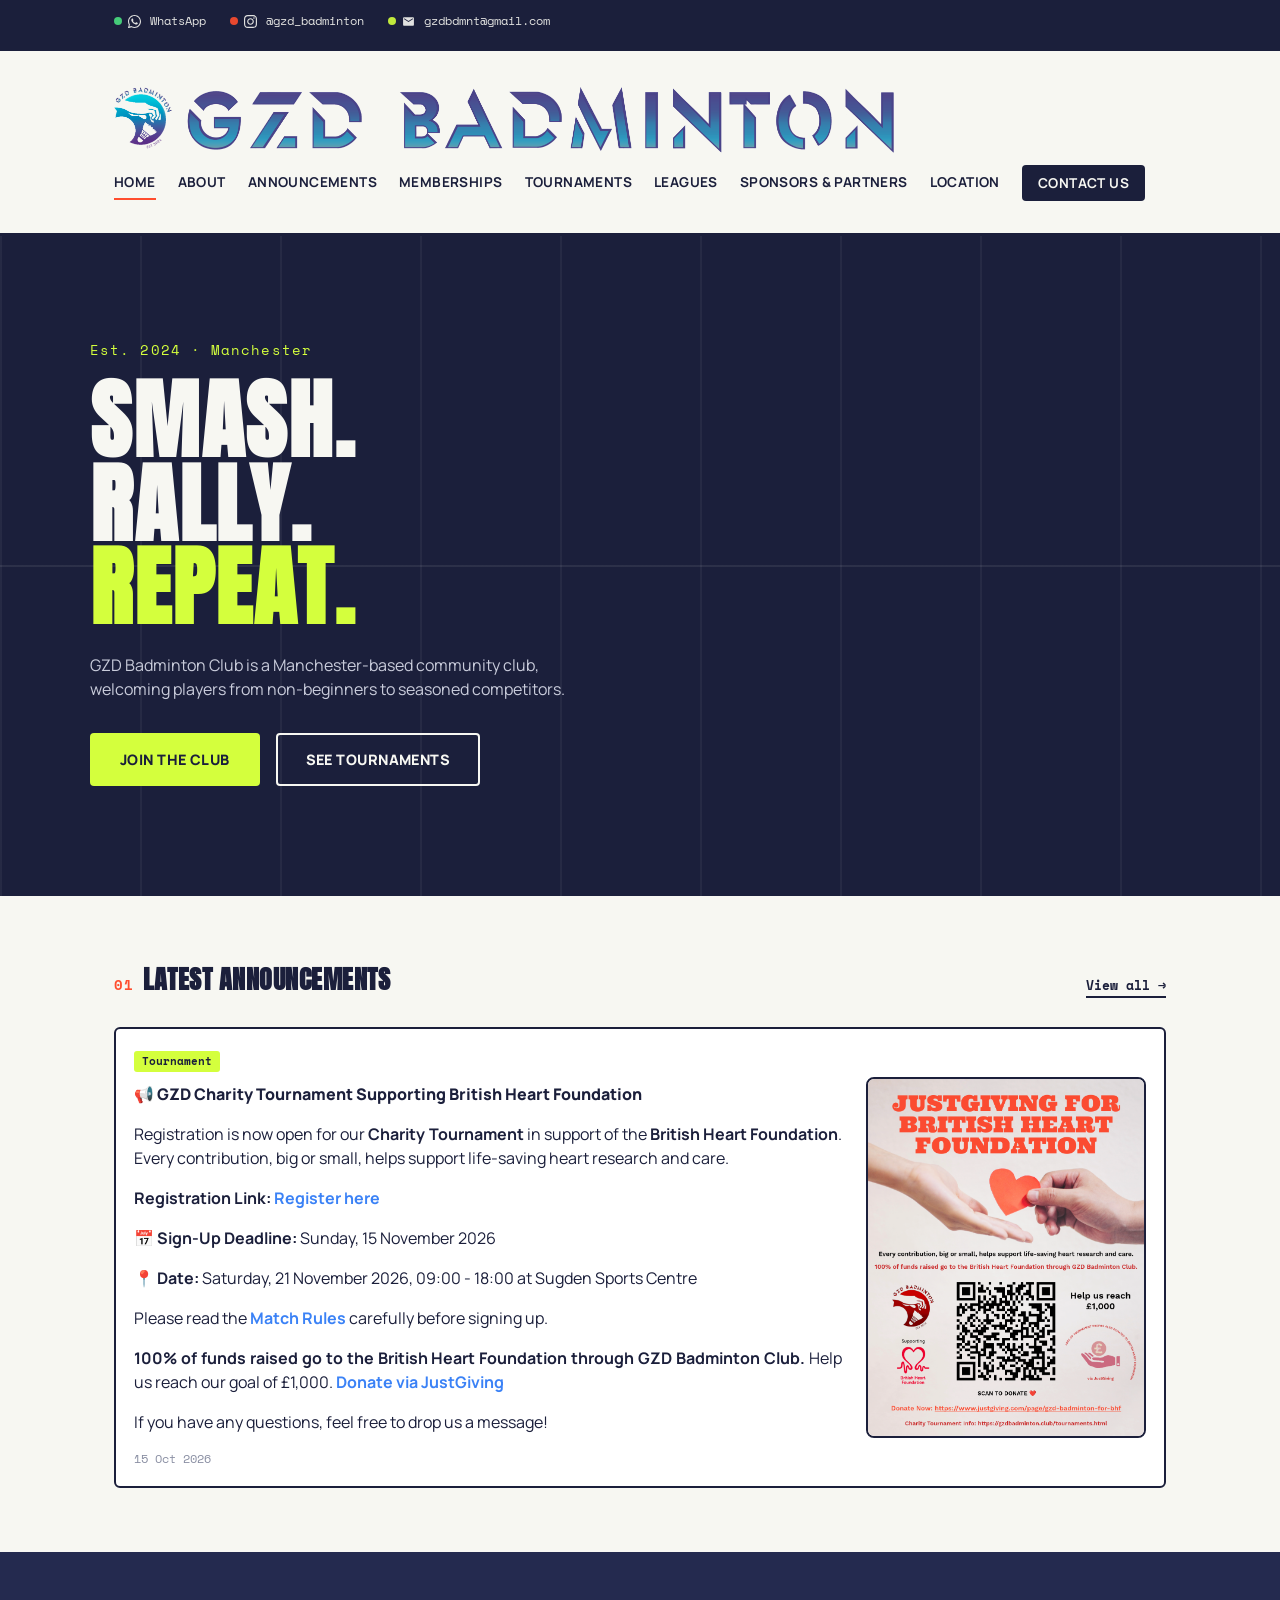
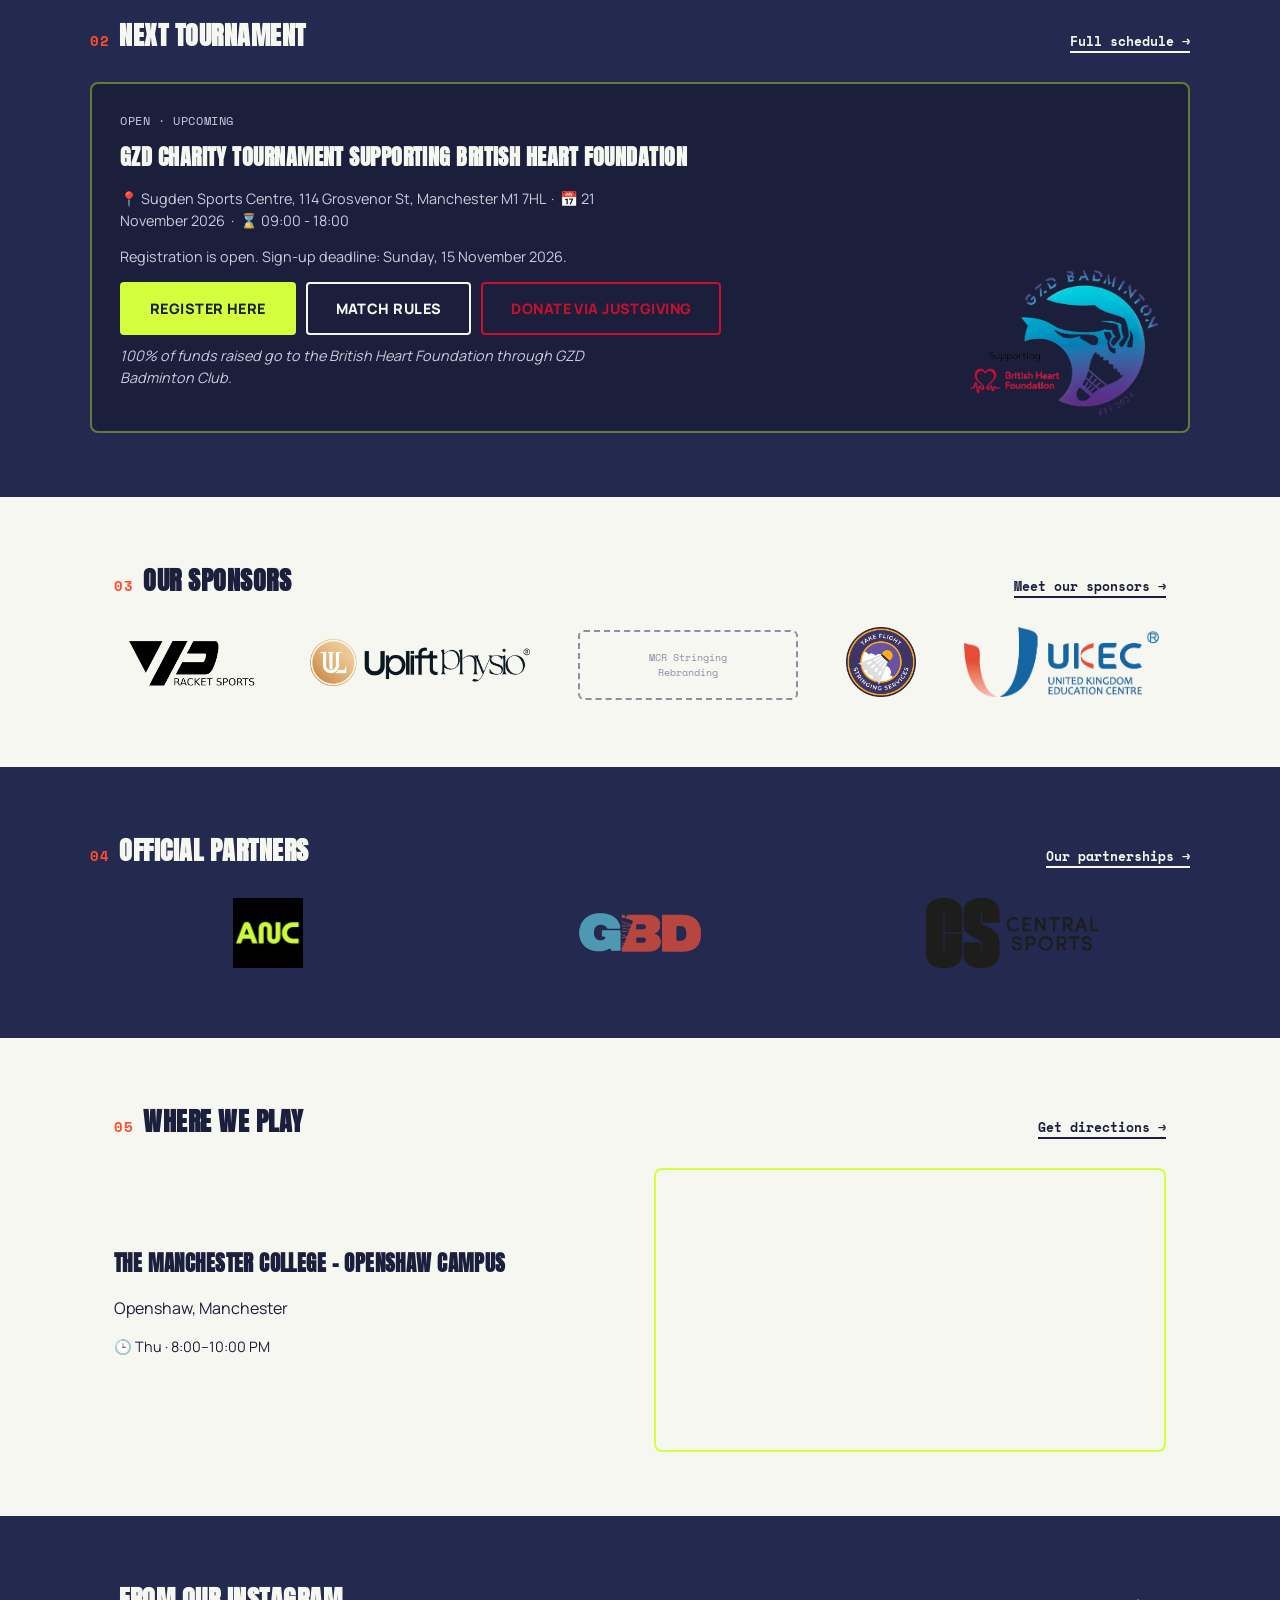
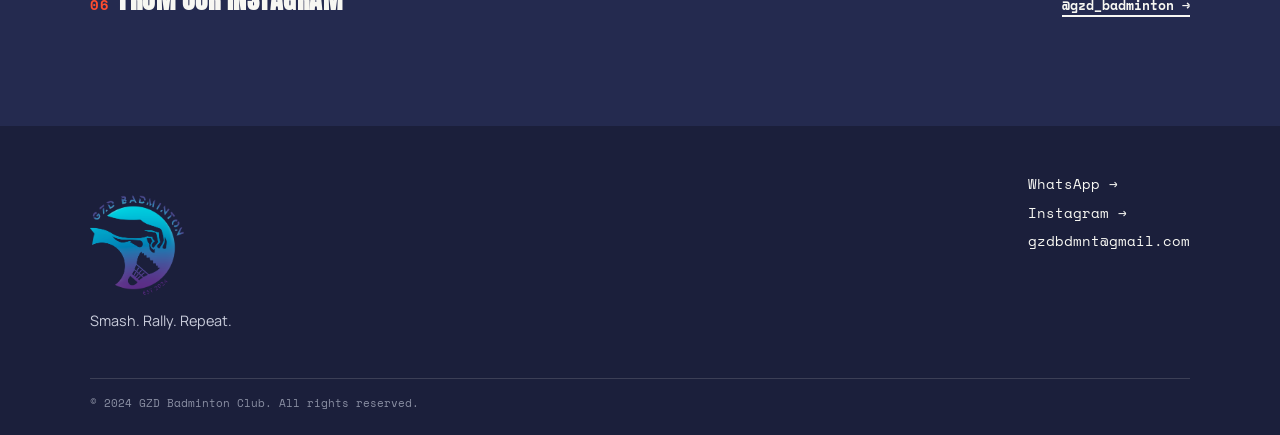
<file: index.html>
<!DOCTYPE html>
<html lang="en">
<head>
<meta charset="UTF-8">
<meta name="viewport" content="width=device-width, initial-scale=1.0">
<title>GZD Badminton Club</title>
<meta name="description" content="Manchester-based badminton club welcoming players from non-beginners to seasoned competitors. Weekly sessions, leagues, tournaments, and a welcoming community on and off the court.">
<meta property="og:type" content="website">
<meta property="og:title" content="GZD Badminton Club - Manchester Community Badminton">
<meta property="og:description" content="Manchester-based badminton club welcoming players from non-beginners to seasoned competitors. Weekly sessions, leagues, tournaments, and a welcoming community on and off the court.">
<meta property="og:image" content="https://gzdbadminton.club/assets/images/og-preview.jpg">
<meta property="og:image:width" content="1200">
<meta property="og:image:height" content="630">
<meta property="og:url" content="https://gzdbadminton.club/">
<meta name="twitter:card" content="summary_large_image">
<link rel="stylesheet" href="css/styles.css">
<link rel="icon" type="image/png" href="assets/images/club-badge.png">
<link rel="preconnect" href="https://fonts.googleapis.com">
<link href="https://fonts.googleapis.com/css2?family=Anton&family=Space+Mono:wght@400;700&family=Manrope:wght@400;500;700;800&display=swap" rel="stylesheet">
</head>
<body>

<!-- ============ TOP CONTACT STRIP ============ -->
<div class="contact-strip">
  <div class="contact-strip-inner">
    <a href="https://wa.me/447825700395" target="_blank" rel="noopener" class="contact-link">
      <span class="dot dot-wa"></span>
      <svg xmlns="http://www.w3.org/2000/svg" width="13" height="13" viewBox="0 0 24 24" fill="currentColor" aria-hidden="true" style="vertical-align:middle;margin-right:3px"><path d="M17.472 14.382c-.297-.149-1.758-.867-2.03-.967-.273-.099-.471-.148-.67.15-.197.297-.767.966-.94 1.164-.173.199-.347.223-.644.075-.297-.15-1.255-.463-2.39-1.475-.883-.788-1.48-1.761-1.653-2.059-.173-.297-.018-.458.13-.606.134-.133.298-.347.446-.52.149-.174.198-.298.298-.497.099-.198.05-.371-.025-.52-.075-.149-.669-1.612-.916-2.207-.242-.579-.487-.5-.669-.51-.173-.008-.371-.01-.57-.01-.198 0-.52.074-.792.372-.272.297-1.04 1.016-1.04 2.479 0 1.462 1.065 2.875 1.213 3.074.149.198 2.096 3.2 5.077 4.487.709.306 1.262.489 1.694.625.712.227 1.36.195 1.871.118.571-.085 1.758-.719 2.006-1.413.248-.694.248-1.289.173-1.413-.074-.124-.272-.198-.57-.347z"/><path d="M12 0C5.373 0 0 5.373 0 12c0 2.116.553 4.103 1.522 5.828L.057 23.571a.5.5 0 0 0 .611.657l5.913-1.55A11.95 11.95 0 0 0 12 24c6.627 0 12-5.373 12-12S18.627 0 12 0zm0 22c-1.907 0-3.686-.523-5.205-1.431l-.373-.223-3.868 1.014.973-3.77-.244-.389A9.96 9.96 0 0 1 2 12C2 6.477 6.477 2 12 2s10 4.477 10 10-4.477 10-10 10z"/></svg> WhatsApp
    </a>
    <a href="https://instagram.com/gzd_badminton" target="_blank" rel="noopener" class="contact-link">
      <span class="dot dot-ig"></span>
      <svg xmlns="http://www.w3.org/2000/svg" width="13" height="13" viewBox="0 0 24 24" fill="currentColor" aria-hidden="true" style="vertical-align:middle;margin-right:3px"><path d="M12 2.163c3.204 0 3.584.012 4.85.07 3.252.148 4.771 1.691 4.919 4.919.058 1.265.069 1.645.069 4.849 0 3.205-.012 3.584-.069 4.849-.149 3.225-1.664 4.771-4.919 4.919-1.266.058-1.644.07-4.85.07-3.204 0-3.584-.012-4.849-.07-3.26-.149-4.771-1.699-4.919-4.92-.058-1.265-.07-1.644-.07-4.849 0-3.204.013-3.583.07-4.849.149-3.227 1.664-4.771 4.919-4.919 1.266-.057 1.645-.069 4.849-.069zm0-2.163c-3.259 0-3.667.014-4.947.072-4.358.2-6.78 2.618-6.98 6.98-.059 1.281-.073 1.689-.073 4.948 0 3.259.014 3.668.072 4.948.2 4.358 2.618 6.78 6.98 6.98 1.281.058 1.689.072 4.948.072 3.259 0 3.668-.014 4.948-.072 4.354-.2 6.782-2.618 6.979-6.98.059-1.28.073-1.689.073-4.948 0-3.259-.014-3.667-.072-4.947-.196-4.354-2.617-6.78-6.979-6.98-1.281-.059-1.69-.073-4.949-.073zm0 5.838c-3.403 0-6.162 2.759-6.162 6.162s2.759 6.163 6.162 6.163 6.162-2.759 6.162-6.163c0-3.403-2.759-6.162-6.162-6.162zm0 10.162c-2.209 0-4-1.79-4-4 0-2.209 1.791-4 4-4s4 1.791 4 4c0 2.21-1.791 4-4 4zm6.406-11.845c-.796 0-1.441.645-1.441 1.44s.645 1.44 1.441 1.44c.795 0 1.439-.645 1.439-1.44s-.644-1.44-1.439-1.44z"/></svg> @gzd_badminton
    </a>
    <a href="mailto:gzdbdmnt@gmail.com" class="contact-link">
      <span class="dot dot-mail"></span>
      <svg xmlns="http://www.w3.org/2000/svg" width="13" height="13" viewBox="0 0 24 24" fill="currentColor" aria-hidden="true" style="vertical-align:middle;margin-right:3px"><path d="M20 4H4c-1.1 0-2 .9-2 2v12c0 1.1.9 2 2 2h16c1.1 0 2-.9 2-2V6c0-1.1-.9-2-2-2zm0 4l-8 5-8-5V6l8 5 8-5v2z"/></svg> gzdbdmnt@gmail.com
    </a>
  </div>
</div>

<!-- ============ HEADER / NAV ============ -->
<header class="site-header">
  <div class="header-inner">
    <a href="index.html" class="logo">
      <img src="assets/images/club-wordmark.png" alt="GZD Badminton" class="logo-img">
    </a>
    <button id="nav-toggle-btn" class="nav-toggle-btn" aria-label="Toggle navigation" aria-expanded="false">
      <span></span><span></span><span></span>
    </button>
    <nav class="main-nav">
      <a href="index.html" class="active">Home</a>
      <a href="about.html">About</a>
      <a href="announcements.html">Announcements</a>
      <a href="membership.html">Memberships</a>
      <a href="tournaments.html">Tournaments</a>
      <a href="leagues.html">Leagues</a>
      <a href="sponsors.html">Sponsors &amp; Partners</a>
      <a href="location.html">Location</a>
      <a href="contact.html" class="nav-cta">Contact Us</a>
    </nav>
  </div>
</header>

<!-- ============ HERO ============ -->
<section class="hero">
  <div class="hero-court-lines" aria-hidden="true"></div>
  <div class="hero-inner">
    <p class="eyebrow">Est. 2024 &middot; Manchester</p>
    <h1 class="hero-title">SMASH.<br>RALLY.<br><span class="accent">REPEAT.</span></h1>
    <p class="hero-sub">GZD Badminton Club is a Manchester-based community club, welcoming players from non-beginners to seasoned competitors.</p>
    <div class="hero-actions">
      <a href="contact.html" class="btn btn-primary">Join the Club</a>
      <a href="tournaments.html" class="btn btn-ghost">See Tournaments</a>
    </div>
  </div>
</section>

<!-- ============ ANNOUNCEMENTS TEASER ============ -->
<section class="section" id="announcements-teaser">
  <div class="section-head">
    <h2><span class="num">01</span> Latest Announcements</h2>
    <a href="announcements.html" class="see-all">View all &rarr;</a>
  </div>
  <div class="card-row">
    <div class="announcement-card announcement-with-image">
      <div class="announcement-content">
        <span class="tag">Tournament</span>
        <h4>&#128226; GZD Charity Tournament Supporting British Heart Foundation</h4>
        <p>Registration is now open for our <strong>Charity Tournament</strong> in support of the <strong>British Heart Foundation</strong>. Every contribution, big or small, helps support life-saving heart research and care.</p>
        <p><strong>Registration Link:</strong> <a href="https://forms.gle/XWTecvfDQEkiqYcP7" target="_blank" rel="noopener" class="hl-link">Register here<span class="hl-tooltip">Sign up now!</span></a></p>
        <p>&#128197; <strong>Sign-Up Deadline:</strong> Sunday, 15 November 2026</p>
        <p>&#128205; <strong>Date:</strong> Saturday, 21 November 2026, 09:00 - 18:00 at Sugden Sports Centre</p>
        <p>Please read the <a href="assets/Nov_2026_Tournament/Rules.png" target="_blank" rel="noopener" class="hl-link">Match Rules<span class="hl-tooltip">View image</span></a> carefully before signing up.</p>
        <p><strong>100% of funds raised go to the British Heart Foundation through GZD Badminton Club.</strong> Help us reach our goal of &#163;1,000. <a href="https://www.justgiving.com/page/gzd-badminton-for-bhf" target="_blank" rel="noopener" class="hl-link">Donate via JustGiving<span class="hl-tooltip">Donate now!</span></a></p>
        <p>If you have any questions, feel free to drop us a message!</p>
        <span class="date">15 Oct 2026</span>
      </div>
      <a href="assets/Nov_2026_Tournament/GZD x BHF Donation Poster.png" target="_blank" rel="noopener" class="announcement-image-link">
        <img src="assets/Nov_2026_Tournament/GZD x BHF Donation Poster.png" alt="JustGiving for British Heart Foundation donation poster" class="announcement-image">
      </a>
    </div>
  </div>
</section>

<!-- ============ TOURNAMENT TEASER ============ -->
<!--
  MAINTENANCE NOTE: this card should always mirror the current
  "Upcoming Tournaments" entry in tournaments.html. When that
  page is updated, update this teaser to match (or change to
  the "no tournament" placeholder text if there's nothing
  upcoming). The whole card links through to tournaments.html.
-->
<section class="section section-dark">
  <div class="section-head">
    <h2><span class="num">02</span> Next Tournament</h2>
    <a href="tournaments.html" class="see-all">Full schedule &rarr;</a>
  </div>
  <div class="tournament-card-full has-corner-logo">
    <img src="assets/images/gzd-bhf-charity-logo.png" alt="GZD Badminton supporting British Heart Foundation" class="tournament-corner-logo">
    <div class="tournament-info">
      <p class="tournament-tag">OPEN &middot; UPCOMING</p>
      <h3>GZD Charity Tournament Supporting British Heart Foundation</h3>
      <p class="tournament-meta">&#128205; Sugden Sports Centre, 114 Grosvenor St, Manchester M1 7HL &nbsp;&middot;&nbsp; &#128197; 21 November 2026 &nbsp;&middot;&nbsp; &#8987; 09:00 - 18:00</p>
      <p class="tournament-meta">Registration is open. Sign-up deadline: Sunday, 15 November 2026.</p>
      <div style="display:flex;flex-wrap:wrap;gap:10px;margin-top:10px;">
        <a href="https://forms.gle/XWTecvfDQEkiqYcP7" target="_blank" rel="noopener" class="btn btn-primary">Register Here</a>
        <a href="assets/Nov_2026_Tournament/Rules.png" target="_blank" rel="noopener" class="btn btn-ghost">Match Rules</a>
        <a href="https://www.justgiving.com/page/gzd-badminton-for-bhf" target="_blank" rel="noopener" class="btn btn-ghost btn-bhf-red">Donate via JustGiving</a>
      </div>
      <p class="tournament-meta" style="margin-top:10px;font-style:italic;">100% of funds raised go to the British Heart Foundation through GZD Badminton Club.</p>
    </div>
  </div>
</section>

<!-- ============ SPONSORS STRIP ============ -->
<section class="section">
  <div class="section-head">
    <h2><span class="num">03</span> Our Sponsors</h2>
    <a href="sponsors.html#sponsors" class="see-all">Meet our sponsors &rarr;</a>
  </div>
  <div class="sponsor-strip">
    <a href="https://vpracketsports.co.uk/" target="_blank" rel="noopener">
      <img src="assets/images/VP_Logo_RS_Horizontal.png" alt="VP Racket Sports logo" class="sponsor-logo-img">
    </a>
    <a href="https://www.upliftphysio.co.uk/" target="_blank" rel="noopener">
      <img src="assets/images/Uplift_physio_logo.webp" alt="Uplift Physio logo" class="sponsor-logo-img">
    </a>
    <div class="sponsor-slot" style="font-size:0.65rem;">MCR Stringing<br>Rebranding</div>
    <a href="https://www.instagram.com/takeflightstringing/" target="_blank" rel="noopener">
      <img src="assets/images/MCR_Take_Flight_logo.png" alt="MCR Take Flight logo" class="sponsor-logo-img">
    </a>
    <a href="https://www.uk-education-centre.com/" target="_blank" rel="noopener">
      <img src="assets/images/UKEC_logo.png" alt="UKEC - United Kingdom Education Centre logo" class="sponsor-logo-img">
    </a>
  </div>
</section>

<!-- ============ PARTNERS STRIP ============ -->
<section class="section section-dark">
  <div class="section-head">
    <h2><span class="num">04</span> Official Partners</h2>
    <a href="sponsors.html#partners" class="see-all">Our partnerships &rarr;</a>
  </div>
  <div class="sponsor-strip partner-strip">
    <a href="https://www.instagram.com/manchester.anc/" target="_blank" rel="noopener">
      <img src="assets/images/Manchester_ANC_logo.jpg" alt="Manchester ANC logo" class="sponsor-logo-img">
    </a>
    <a href="https://www.greatbritishdoner.com/" target="_blank" rel="noopener" class="strip-link" data-name="Great British Doner">
      <img src="assets/images/great-british-doner-logo.png" alt="Great British Doner logo" class="sponsor-logo-img">
    </a>
    <a href="https://centralsports.co.uk/" target="_blank" rel="noopener">
      <img src="assets/images/Central_Sports_LOGO_BLACK.png" alt="Central Sports logo" class="sponsor-logo-img">
    </a>
  </div>
</section>

<!-- ============ LOCATION TEASER ============ -->
<section class="section">
  <div class="section-head">
    <h2><span class="num">05</span> Where We Play</h2>
    <a href="location.html" class="see-all">Get directions &rarr;</a>
  </div>
  <div class="location-card">
    <div>
      <h3>The Manchester College - Openshaw Campus</h3>
      <p>Openshaw, Manchester</p>
      <p class="tournament-meta">🕒 Thu &middot; 8:00&ndash;10:00 PM</p>
    </div>
    <div class="map-embed-wrap">
      <iframe class="map-embed" src="https://www.google.com/maps/embed?pb=!1m18!1m12!1m3!1d2374.725823125534!2d-2.188251568129877!3d53.47335996617058!2m3!1f0!2f0!3f0!3m2!1i1024!2i768!4f13.1!3m3!1m2!1s0x487bb16964412e7d%3A0xf652888308aff42e!2sThe%20Manchester%20College%20-%20Openshaw%20Campus!5e0!3m2!1sen!2snl!4v1783859756112!5m2!1sen!2snl" loading="lazy" referrerpolicy="no-referrer-when-downgrade" title="Venue map"></iframe>
    </div>
  </div>
</section>

<!-- ============ INSTAGRAM FEED ============ -->
<section class="section section-dark">
  <div class="section-head">
    <h2><span class="num">06</span> From Our Instagram</h2>
    <a href="https://instagram.com/gzd_badminton" target="_blank" rel="noopener" class="see-all">@gzd_badminton &rarr;</a>
  </div>
  <div class="instagram-grid">
    <blockquote class="instagram-media" data-instgrm-permalink="https://www.instagram.com/p/DdM9_8BDbAh/" data-instgrm-version="14"></blockquote>
    <blockquote class="instagram-media" data-instgrm-permalink="https://www.instagram.com/p/DWLuib0jUlO/" data-instgrm-version="14"></blockquote>
    <blockquote class="instagram-media" data-instgrm-permalink="https://www.instagram.com/p/DdQ3zzrv2lT/" data-instgrm-version="14"></blockquote>
    <blockquote class="instagram-media" data-instgrm-permalink="https://www.instagram.com/p/DdEUb8DDYn_/" data-instgrm-version="14"></blockquote>
    <blockquote class="instagram-media" data-instgrm-permalink="https://www.instagram.com/p/DcvSjZkNfyo/" data-instgrm-version="14"></blockquote>
    <blockquote class="instagram-media" data-instgrm-permalink="https://www.instagram.com/p/DcdsfyTtLqC/" data-instgrm-version="14"></blockquote>
  </div>
  <script async src="//www.instagram.com/embed.js"></script>
</section>

<!-- ============ FOOTER ============ -->
<footer class="site-footer">
  <div class="footer-inner">
    <div>
      <p class="logo footer-logo"><img src="assets/images/club-badge.png" alt="GZD Badminton" class="footer-logo-img"></p>
      <p class="footer-tagline">Smash. Rally. Repeat.</p>
    </div>
    <div class="footer-contact">
      <a href="https://wa.me/447825700395" target="_blank" rel="noopener">WhatsApp &rarr;</a>
      <a href="https://instagram.com/gzd_badminton" target="_blank" rel="noopener">Instagram &rarr;</a>
      <a href="mailto:gzdbdmnt@gmail.com">gzdbdmnt@gmail.com</a>
    </div>
  </div>
  <p class="footer-copyright">&copy; 2024 GZD Badminton Club. All rights reserved.</p>
</footer>

<script src="js/nav.js"></script>
</body>
</html>
</file>
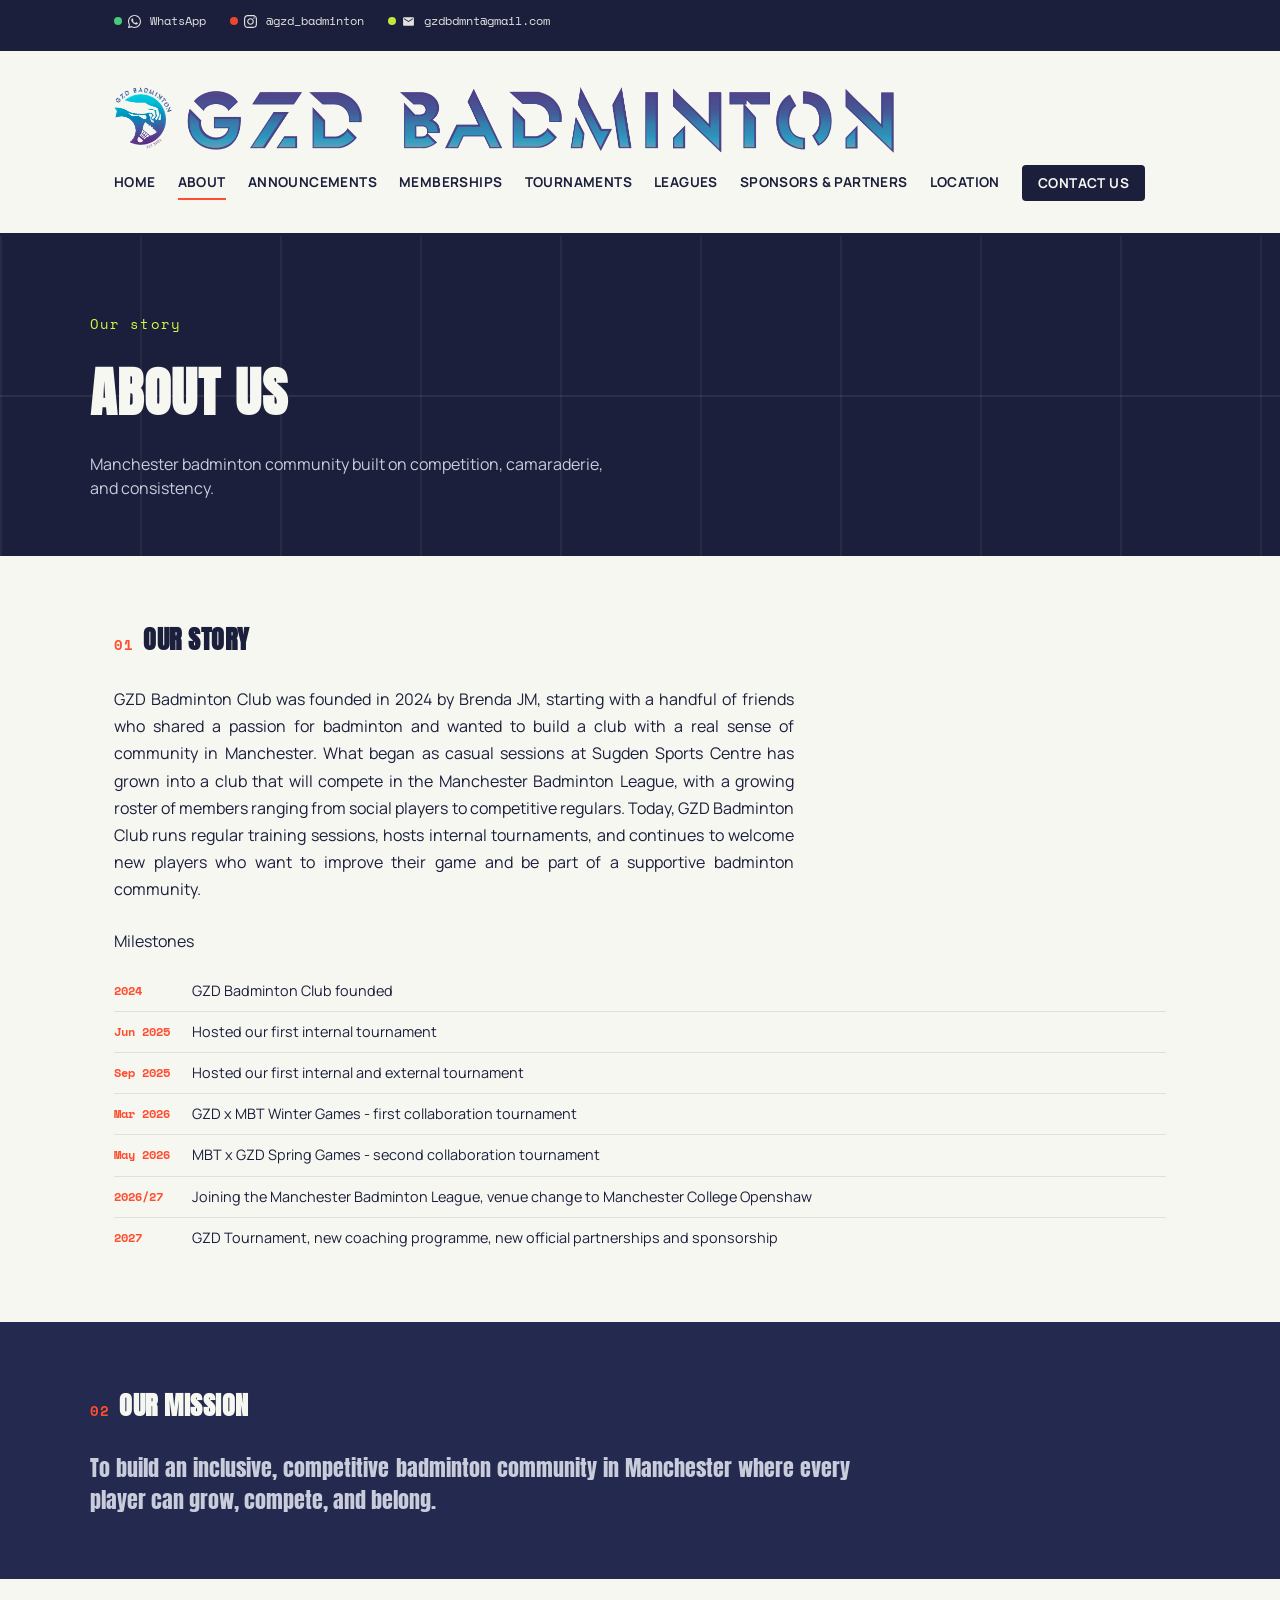
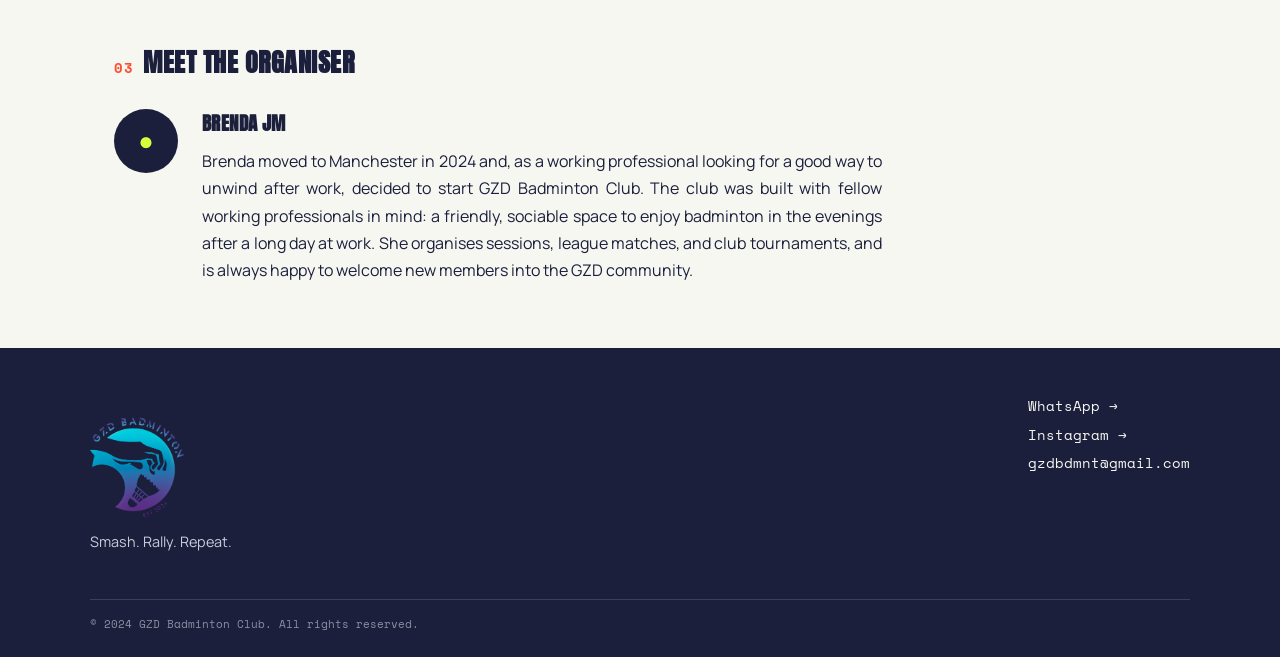
<file: about.html>
<!DOCTYPE html>
<html lang="en">
<head>
<meta charset="UTF-8">
<meta name="viewport" content="width=device-width, initial-scale=1.0">
<title>About  -  GZD Badminton Club</title>
<meta name="description" content="Learn about GZD Badminton Club, our story, and what makes our Manchester badminton community what it is.">
<meta property="og:type" content="website">
<meta property="og:title" content="About - GZD Badminton Club">
<meta property="og:description" content="Learn about GZD Badminton Club, our story, and what makes our Manchester badminton community what it is.">
<meta property="og:image" content="https://gzdbadminton.club/assets/images/og-preview.jpg">
<meta property="og:image:width" content="1200">
<meta property="og:image:height" content="630">
<meta property="og:url" content="https://gzdbadminton.club/about.html">
<meta name="twitter:card" content="summary_large_image">
<link rel="stylesheet" href="css/styles.css">
<link rel="icon" type="image/png" href="assets/images/club-badge.png">
<link rel="preconnect" href="https://fonts.googleapis.com">
<link href="https://fonts.googleapis.com/css2?family=Anton&family=Space+Mono:wght@400;700&family=Manrope:wght@400;500;700;800&display=swap" rel="stylesheet">
</head>
<body>

<!-- ============ TOP CONTACT STRIP ============ -->
<div class="contact-strip">
  <div class="contact-strip-inner">
    <a href="https://wa.me/447825700395" target="_blank" rel="noopener" class="contact-link">
      <span class="dot dot-wa"></span>
      <svg xmlns="http://www.w3.org/2000/svg" width="13" height="13" viewBox="0 0 24 24" fill="currentColor" aria-hidden="true" style="vertical-align:middle;margin-right:3px"><path d="M17.472 14.382c-.297-.149-1.758-.867-2.03-.967-.273-.099-.471-.148-.67.15-.197.297-.767.966-.94 1.164-.173.199-.347.223-.644.075-.297-.15-1.255-.463-2.39-1.475-.883-.788-1.48-1.761-1.653-2.059-.173-.297-.018-.458.13-.606.134-.133.298-.347.446-.52.149-.174.198-.298.298-.497.099-.198.05-.371-.025-.52-.075-.149-.669-1.612-.916-2.207-.242-.579-.487-.5-.669-.51-.173-.008-.371-.01-.57-.01-.198 0-.52.074-.792.372-.272.297-1.04 1.016-1.04 2.479 0 1.462 1.065 2.875 1.213 3.074.149.198 2.096 3.2 5.077 4.487.709.306 1.262.489 1.694.625.712.227 1.36.195 1.871.118.571-.085 1.758-.719 2.006-1.413.248-.694.248-1.289.173-1.413-.074-.124-.272-.198-.57-.347z"/><path d="M12 0C5.373 0 0 5.373 0 12c0 2.116.553 4.103 1.522 5.828L.057 23.571a.5.5 0 0 0 .611.657l5.913-1.55A11.95 11.95 0 0 0 12 24c6.627 0 12-5.373 12-12S18.627 0 12 0zm0 22c-1.907 0-3.686-.523-5.205-1.431l-.373-.223-3.868 1.014.973-3.77-.244-.389A9.96 9.96 0 0 1 2 12C2 6.477 6.477 2 12 2s10 4.477 10 10-4.477 10-10 10z"/></svg> WhatsApp
    </a>
    <a href="https://instagram.com/gzd_badminton" target="_blank" rel="noopener" class="contact-link">
      <span class="dot dot-ig"></span>
      <svg xmlns="http://www.w3.org/2000/svg" width="13" height="13" viewBox="0 0 24 24" fill="currentColor" aria-hidden="true" style="vertical-align:middle;margin-right:3px"><path d="M12 2.163c3.204 0 3.584.012 4.85.07 3.252.148 4.771 1.691 4.919 4.919.058 1.265.069 1.645.069 4.849 0 3.205-.012 3.584-.069 4.849-.149 3.225-1.664 4.771-4.919 4.919-1.266.058-1.644.07-4.85.07-3.204 0-3.584-.012-4.849-.07-3.26-.149-4.771-1.699-4.919-4.92-.058-1.265-.07-1.644-.07-4.849 0-3.204.013-3.583.07-4.849.149-3.227 1.664-4.771 4.919-4.919 1.266-.057 1.645-.069 4.849-.069zm0-2.163c-3.259 0-3.667.014-4.947.072-4.358.2-6.78 2.618-6.98 6.98-.059 1.281-.073 1.689-.073 4.948 0 3.259.014 3.668.072 4.948.2 4.358 2.618 6.78 6.98 6.98 1.281.058 1.689.072 4.948.072 3.259 0 3.668-.014 4.948-.072 4.354-.2 6.782-2.618 6.979-6.98.059-1.28.073-1.689.073-4.948 0-3.259-.014-3.667-.072-4.947-.196-4.354-2.617-6.78-6.979-6.98-1.281-.059-1.69-.073-4.949-.073zm0 5.838c-3.403 0-6.162 2.759-6.162 6.162s2.759 6.163 6.162 6.163 6.162-2.759 6.162-6.163c0-3.403-2.759-6.162-6.162-6.162zm0 10.162c-2.209 0-4-1.79-4-4 0-2.209 1.791-4 4-4s4 1.791 4 4c0 2.21-1.791 4-4 4zm6.406-11.845c-.796 0-1.441.645-1.441 1.44s.645 1.44 1.441 1.44c.795 0 1.439-.645 1.439-1.44s-.644-1.44-1.439-1.44z"/></svg> @gzd_badminton
    </a>
    <a href="mailto:gzdbdmnt@gmail.com" class="contact-link">
      <span class="dot dot-mail"></span>
      <svg xmlns="http://www.w3.org/2000/svg" width="13" height="13" viewBox="0 0 24 24" fill="currentColor" aria-hidden="true" style="vertical-align:middle;margin-right:3px"><path d="M20 4H4c-1.1 0-2 .9-2 2v12c0 1.1.9 2 2 2h16c1.1 0 2-.9 2-2V6c0-1.1-.9-2-2-2zm0 4l-8 5-8-5V6l8 5 8-5v2z"/></svg> gzdbdmnt@gmail.com
    </a>
  </div>
</div>

<!-- ============ HEADER / NAV ============ -->
<header class="site-header">
  <div class="header-inner">
    <a href="index.html" class="logo">
      <img src="assets/images/club-wordmark.png" alt="GZD Badminton" class="logo-img">
    </a>
    <button id="nav-toggle-btn" class="nav-toggle-btn" aria-label="Toggle navigation" aria-expanded="false">
      <span></span><span></span><span></span>
    </button>
    <nav class="main-nav">
      <a href="index.html">Home</a>
      <a href="about.html" class="active">About</a>
      <a href="announcements.html">Announcements</a>
      <a href="membership.html">Memberships</a>
      <a href="tournaments.html">Tournaments</a>
      <a href="leagues.html">Leagues</a>
      <a href="sponsors.html">Sponsors &amp; Partners</a>
      <a href="location.html">Location</a>
      <a href="contact.html" class="nav-cta">Contact Us</a>
    </nav>
  </div>
</header>

<!-- ============ PAGE BANNER ============ -->
<section class="page-banner">
  <div class="hero-court-lines" aria-hidden="true"></div>
  <div class="page-banner-inner">
    <p class="eyebrow">Our story</p>
    <h1 class="page-title">ABOUT US</h1>
    <p class="page-sub">Manchester badminton community built on competition, camaraderie, and consistency.</p>
  </div>
</section>

<!-- ============ STORY ============ -->
<section class="section">
  <div class="section-head">
    <h2><span class="num">01</span> Our Story</h2>
  </div>
  <div class="prose">
    <p>GZD Badminton Club was founded in 2024 by Brenda JM, starting with a handful of friends who shared a passion for badminton and wanted to build a club with a real sense of community in Manchester. What began as casual sessions at Sugden Sports Centre has grown into a club that will compete in the Manchester Badminton League, with a growing roster of members ranging from social players to competitive regulars. Today, GZD Badminton Club runs regular training sessions, hosts internal tournaments, and continues to welcome new players who want to improve their game and be part of a supportive badminton community.</p>
    <div class="milestones">
      <p class="venue-meta-label">Milestones</p>
      <ul class="milestone-list">
        <li><span class="milestone-year">2024</span> GZD Badminton Club founded</li>
        <li><span class="milestone-year">Jun 2025</span> Hosted our first internal tournament</li>
        <li><span class="milestone-year">Sep 2025</span> Hosted our first internal and external tournament</li>
        <li><span class="milestone-year">Mar 2026</span> GZD x MBT Winter Games - first collaboration tournament</li>
        <li><span class="milestone-year">May 2026</span> MBT x GZD Spring Games - second collaboration tournament</li>
        <li><span class="milestone-year">2026/27</span> Joining the Manchester Badminton League, venue change to Manchester College Openshaw</li>
        <li><span class="milestone-year">2027</span> GZD Tournament, new coaching programme, new official partnerships and sponsorship</li>
      </ul>
    </div>
  </div>
</section>

<!-- ============ MISSION ============ -->
<section class="section section-dark">
  <div class="section-head">
    <h2><span class="num">02</span> Our Mission</h2>
  </div>
  <div class="prose mission-callout">
    <p>To build an inclusive, competitive badminton community in Manchester where every player can grow, compete, and belong.</p>
  </div>
</section>

<!-- ============ ORGANISER ============ -->
<section class="section">
  <div class="section-head">
    <h2><span class="num">03</span> Meet the Organiser</h2>
  </div>
  <div class="organiser-card">
    <div class="organiser-avatar" aria-hidden="true">●</div>
    <div>
      <h3>Brenda JM</h3>
      <div class="prose">
        <p>Brenda moved to Manchester in 2024 and, as a working professional looking for a good way to unwind after work, decided to start GZD Badminton Club. The club was built with fellow working professionals in mind: a friendly, sociable space to enjoy badminton in the evenings after a long day at work. She organises sessions, league matches, and club tournaments, and is always happy to welcome new members into the GZD community.</p>
      </div>
    </div>
  </div>
</section>

<!-- ============ FOOTER ============ -->
<footer class="site-footer">
  <div class="footer-inner">
    <div>
      <p class="logo footer-logo"><img src="assets/images/club-badge.png" alt="GZD Badminton" class="footer-logo-img"></p>
      <p class="footer-tagline">Smash. Rally. Repeat.</p>
    </div>
    <div class="footer-contact">
      <a href="https://wa.me/447825700395" target="_blank" rel="noopener">WhatsApp &rarr;</a>
      <a href="https://instagram.com/gzd_badminton" target="_blank" rel="noopener">Instagram &rarr;</a>
      <a href="mailto:gzdbdmnt@gmail.com">gzdbdmnt@gmail.com</a>
    </div>
  </div>
  <p class="footer-copyright">&copy; 2024 GZD Badminton Club. All rights reserved.</p>
</footer>

<script src="js/nav.js"></script>
</body>
</html>
</file>
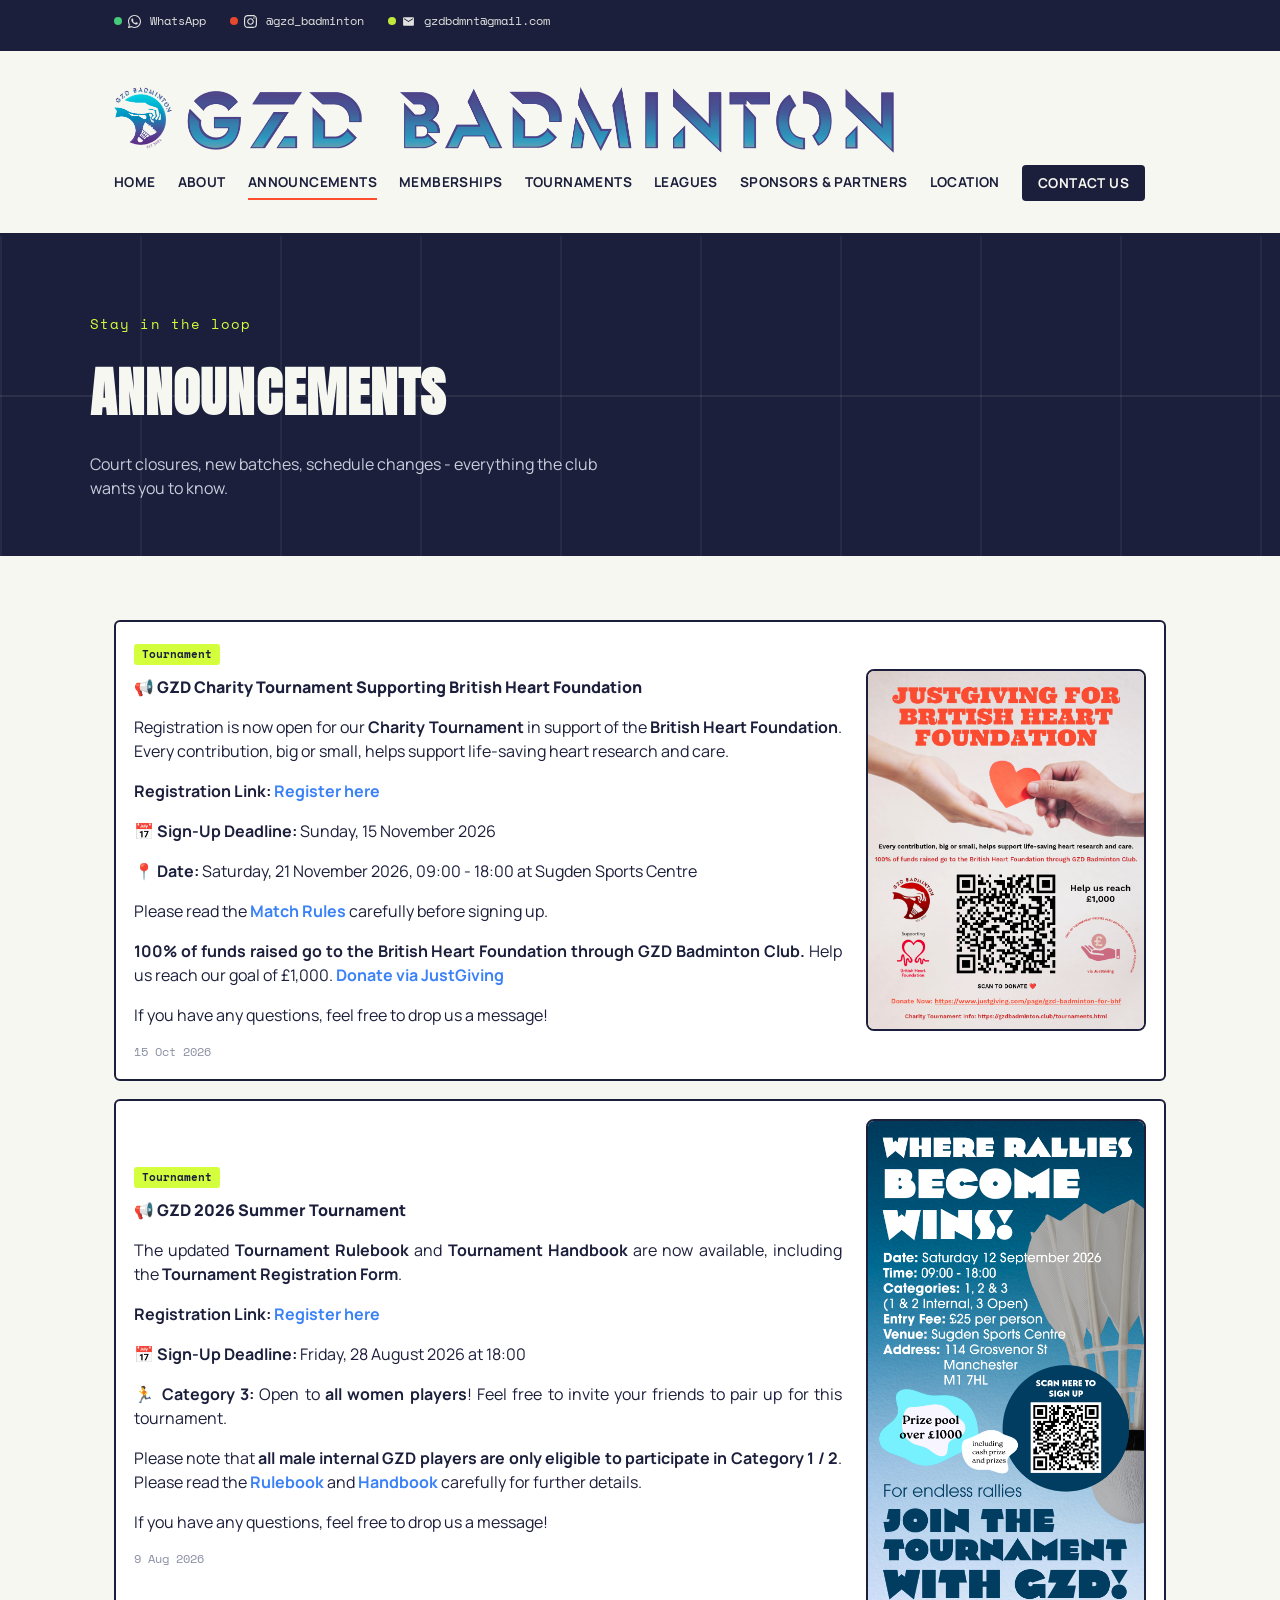
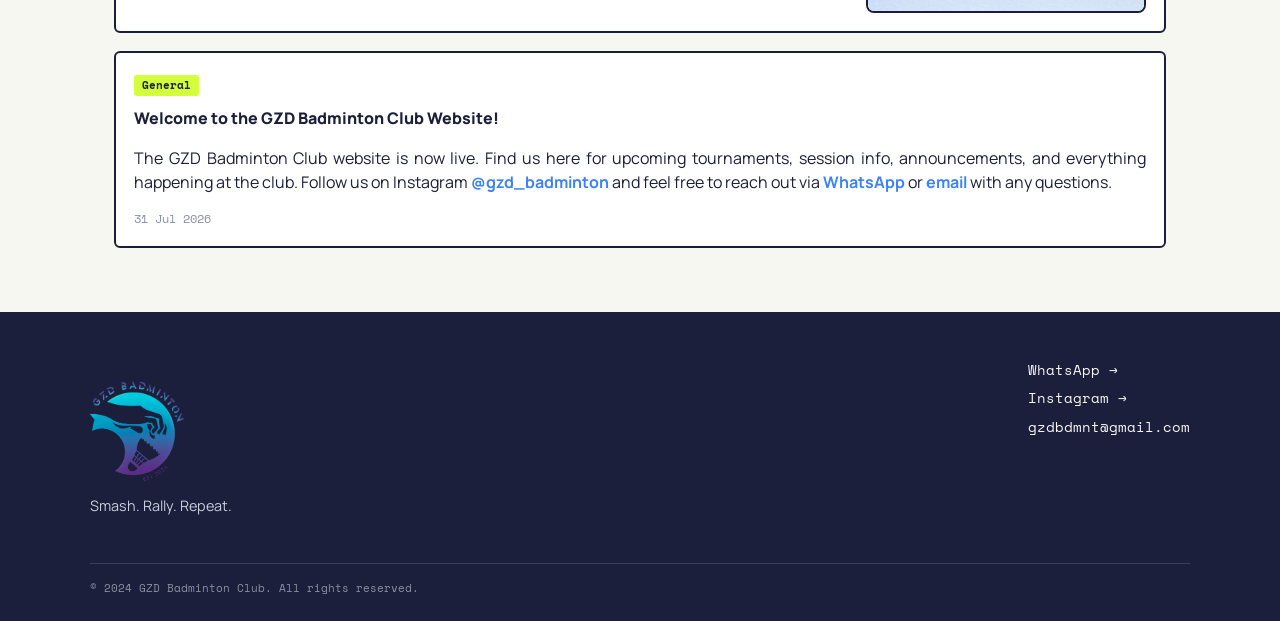
<file: announcements.html>
<!DOCTYPE html>
<html lang="en">
<head>
<meta charset="UTF-8">
<meta name="viewport" content="width=device-width, initial-scale=1.0">
<title>Announcements  -  GZD Badminton Club</title>
<meta name="description" content="The latest news and announcements from GZD Badminton Club.">
<meta property="og:type" content="website">
<meta property="og:title" content="Announcements - GZD Badminton Club">
<meta property="og:description" content="The latest news and announcements from GZD Badminton Club.">
<meta property="og:image" content="https://gzdbadminton.club/assets/images/og-preview.jpg">
<meta property="og:image:width" content="1200">
<meta property="og:image:height" content="630">
<meta property="og:url" content="https://gzdbadminton.club/announcements.html">
<meta name="twitter:card" content="summary_large_image">
<link rel="stylesheet" href="css/styles.css">
<link rel="icon" type="image/png" href="assets/images/club-badge.png">
<link rel="preconnect" href="https://fonts.googleapis.com">
<link href="https://fonts.googleapis.com/css2?family=Anton&family=Space+Mono:wght@400;700&family=Manrope:wght@400;500;700;800&display=swap" rel="stylesheet">
</head>
<body>

<!-- ============ TOP CONTACT STRIP ============ -->
<div class="contact-strip">
  <div class="contact-strip-inner">
    <a href="https://wa.me/447825700395" target="_blank" rel="noopener" class="contact-link">
      <span class="dot dot-wa"></span>
      <svg xmlns="http://www.w3.org/2000/svg" width="13" height="13" viewBox="0 0 24 24" fill="currentColor" aria-hidden="true" style="vertical-align:middle;margin-right:3px"><path d="M17.472 14.382c-.297-.149-1.758-.867-2.03-.967-.273-.099-.471-.148-.67.15-.197.297-.767.966-.94 1.164-.173.199-.347.223-.644.075-.297-.15-1.255-.463-2.39-1.475-.883-.788-1.48-1.761-1.653-2.059-.173-.297-.018-.458.13-.606.134-.133.298-.347.446-.52.149-.174.198-.298.298-.497.099-.198.05-.371-.025-.52-.075-.149-.669-1.612-.916-2.207-.242-.579-.487-.5-.669-.51-.173-.008-.371-.01-.57-.01-.198 0-.52.074-.792.372-.272.297-1.04 1.016-1.04 2.479 0 1.462 1.065 2.875 1.213 3.074.149.198 2.096 3.2 5.077 4.487.709.306 1.262.489 1.694.625.712.227 1.36.195 1.871.118.571-.085 1.758-.719 2.006-1.413.248-.694.248-1.289.173-1.413-.074-.124-.272-.198-.57-.347z"/><path d="M12 0C5.373 0 0 5.373 0 12c0 2.116.553 4.103 1.522 5.828L.057 23.571a.5.5 0 0 0 .611.657l5.913-1.55A11.95 11.95 0 0 0 12 24c6.627 0 12-5.373 12-12S18.627 0 12 0zm0 22c-1.907 0-3.686-.523-5.205-1.431l-.373-.223-3.868 1.014.973-3.77-.244-.389A9.96 9.96 0 0 1 2 12C2 6.477 6.477 2 12 2s10 4.477 10 10-4.477 10-10 10z"/></svg> WhatsApp
    </a>
    <a href="https://instagram.com/gzd_badminton" target="_blank" rel="noopener" class="contact-link">
      <span class="dot dot-ig"></span>
      <svg xmlns="http://www.w3.org/2000/svg" width="13" height="13" viewBox="0 0 24 24" fill="currentColor" aria-hidden="true" style="vertical-align:middle;margin-right:3px"><path d="M12 2.163c3.204 0 3.584.012 4.85.07 3.252.148 4.771 1.691 4.919 4.919.058 1.265.069 1.645.069 4.849 0 3.205-.012 3.584-.069 4.849-.149 3.225-1.664 4.771-4.919 4.919-1.266.058-1.644.07-4.85.07-3.204 0-3.584-.012-4.849-.07-3.26-.149-4.771-1.699-4.919-4.92-.058-1.265-.07-1.644-.07-4.849 0-3.204.013-3.583.07-4.849.149-3.227 1.664-4.771 4.919-4.919 1.266-.057 1.645-.069 4.849-.069zm0-2.163c-3.259 0-3.667.014-4.947.072-4.358.2-6.78 2.618-6.98 6.98-.059 1.281-.073 1.689-.073 4.948 0 3.259.014 3.668.072 4.948.2 4.358 2.618 6.78 6.98 6.98 1.281.058 1.689.072 4.948.072 3.259 0 3.668-.014 4.948-.072 4.354-.2 6.782-2.618 6.979-6.98.059-1.28.073-1.689.073-4.948 0-3.259-.014-3.667-.072-4.947-.196-4.354-2.617-6.78-6.979-6.98-1.281-.059-1.69-.073-4.949-.073zm0 5.838c-3.403 0-6.162 2.759-6.162 6.162s2.759 6.163 6.162 6.163 6.162-2.759 6.162-6.163c0-3.403-2.759-6.162-6.162-6.162zm0 10.162c-2.209 0-4-1.79-4-4 0-2.209 1.791-4 4-4s4 1.791 4 4c0 2.21-1.791 4-4 4zm6.406-11.845c-.796 0-1.441.645-1.441 1.44s.645 1.44 1.441 1.44c.795 0 1.439-.645 1.439-1.44s-.644-1.44-1.439-1.44z"/></svg> @gzd_badminton
    </a>
    <a href="mailto:gzdbdmnt@gmail.com" class="contact-link">
      <span class="dot dot-mail"></span>
      <svg xmlns="http://www.w3.org/2000/svg" width="13" height="13" viewBox="0 0 24 24" fill="currentColor" aria-hidden="true" style="vertical-align:middle;margin-right:3px"><path d="M20 4H4c-1.1 0-2 .9-2 2v12c0 1.1.9 2 2 2h16c1.1 0 2-.9 2-2V6c0-1.1-.9-2-2-2zm0 4l-8 5-8-5V6l8 5 8-5v2z"/></svg> gzdbdmnt@gmail.com
    </a>
  </div>
</div>

<!-- ============ HEADER / NAV ============ -->
<header class="site-header">
  <div class="header-inner">
    <a href="index.html" class="logo">
      <img src="assets/images/club-wordmark.png" alt="GZD Badminton" class="logo-img">
    </a>
    <button id="nav-toggle-btn" class="nav-toggle-btn" aria-label="Toggle navigation" aria-expanded="false">
      <span></span><span></span><span></span>
    </button>
    <nav class="main-nav">
      <a href="index.html">Home</a>
      <a href="about.html">About</a>
      <a href="announcements.html" class="active">Announcements</a>
      <a href="membership.html">Memberships</a>
      <a href="tournaments.html">Tournaments</a>
      <a href="leagues.html">Leagues</a>
      <a href="sponsors.html">Sponsors &amp; Partners</a>
      <a href="location.html">Location</a>
      <a href="contact.html" class="nav-cta">Contact Us</a>
    </nav>
  </div>
</header>

<!-- ============ PAGE BANNER ============ -->
<section class="page-banner">
  <div class="hero-court-lines" aria-hidden="true"></div>
  <div class="page-banner-inner">
    <p class="eyebrow">Stay in the loop</p>
    <h1 class="page-title">ANNOUNCEMENTS</h1>
    <p class="page-sub">Court closures, new batches, schedule changes  -  everything the club wants you to know.</p>
  </div>
</section>

<!-- ============ FULL LIST ============ -->
<section class="section">
  <div class="card-row card-row-wide">
    <div class="announcement-card announcement-with-image">
      <div class="announcement-content">
        <span class="tag">Tournament</span>
        <h4>&#128226; GZD Charity Tournament Supporting British Heart Foundation</h4>
        <p>Registration is now open for our <strong>Charity Tournament</strong> in support of the <strong>British Heart Foundation</strong>. Every contribution, big or small, helps support life-saving heart research and care.</p>
        <p><strong>Registration Link:</strong> <a href="https://forms.gle/XWTecvfDQEkiqYcP7" target="_blank" rel="noopener" class="hl-link">Register here<span class="hl-tooltip">Sign up now!</span></a></p>
        <p>&#128197; <strong>Sign-Up Deadline:</strong> Sunday, 15 November 2026</p>
        <p>&#128205; <strong>Date:</strong> Saturday, 21 November 2026, 09:00 - 18:00 at Sugden Sports Centre</p>
        <p>Please read the <a href="assets/Nov_2026_Tournament/Rules.png" target="_blank" rel="noopener" class="hl-link">Match Rules<span class="hl-tooltip">View image</span></a> carefully before signing up.</p>
        <p><strong>100% of funds raised go to the British Heart Foundation through GZD Badminton Club.</strong> Help us reach our goal of &#163;1,000. <a href="https://www.justgiving.com/page/gzd-badminton-for-bhf" target="_blank" rel="noopener" class="hl-link">Donate via JustGiving<span class="hl-tooltip">Donate now!</span></a></p>
        <p>If you have any questions, feel free to drop us a message!</p>
        <span class="date">15 Oct 2026</span>
      </div>
      <a href="assets/Nov_2026_Tournament/GZD x BHF Donation Poster.png" target="_blank" rel="noopener" class="announcement-image-link">
        <img src="assets/Nov_2026_Tournament/GZD x BHF Donation Poster.png" alt="JustGiving for British Heart Foundation donation poster" class="announcement-image">
      </a>
    </div>
    <div class="announcement-card announcement-with-image">
      <div class="announcement-content">
        <span class="tag">Tournament</span>
        <h4>&#128226; GZD 2026 Summer Tournament</h4>
        <p>The updated <strong>Tournament Rulebook</strong> and <strong>Tournament Handbook</strong> are now available, including the <strong>Tournament Registration Form</strong>.</p>
        <p><strong>Registration Link:</strong> <a href="https://forms.gle/jHBLmESLnd1ueZGv7" target="_blank" rel="noopener" class="hl-link">Register here<span class="hl-tooltip">Sign up now!</span></a></p>
        <p>&#128197; <strong>Sign-Up Deadline:</strong> Friday, 28 August 2026 at 18:00</p>
        <p>&#127939; <strong>Category 3:</strong> Open to <strong>all women players</strong>! Feel free to invite your friends to pair up for this tournament.</p>
        <p>Please note that <strong>all male internal GZD players are only eligible to participate in Category 1 / 2</strong>. Please read the <a href="assets/Sept_2026_Tournament/GZD_2026_Tournament_Rulebook_v5.pdf" target="_blank" rel="noopener" class="hl-link">Rulebook<span class="hl-tooltip">View PDF</span></a> and <a href="assets/Sept_2026_Tournament/GZD_Tournament_NEW_Handbook_2026.pdf" target="_blank" rel="noopener" class="hl-link">Handbook<span class="hl-tooltip">View PDF</span></a> carefully for further details.</p>
        <p>If you have any questions, feel free to drop us a message!</p>
        <span class="date">9 Aug 2026</span>
      </div>
      <a href="assets/Sept_2026_Tournament/GZD_2026_Summer_Tournament_Poster.png" target="_blank" rel="noopener" class="announcement-image-link">
        <img src="assets/Sept_2026_Tournament/GZD_2026_Summer_Tournament_Poster.png" alt="GZD 2026 Summer Tournament poster" class="announcement-image">
      </a>
    </div>
    <div class="announcement-card">
      <span class="tag">General</span>
      <h4>Welcome to the GZD Badminton Club Website!</h4>
      <p>The GZD Badminton Club website is now live. Find us here for upcoming tournaments, session info, announcements, and everything happening at the club. Follow us on Instagram <a href="https://instagram.com/gzd_badminton" target="_blank" rel="noopener" class="hl-link">@gzd_badminton<span class="hl-tooltip">Tap to follow us!</span></a> and feel free to reach out via <a href="https://wa.me/447825700395" target="_blank" rel="noopener" class="hl-link">WhatsApp<span class="hl-tooltip">Chat with us!</span></a> or <a href="mailto:gzdbdmnt@gmail.com" class="hl-link">email<span class="hl-tooltip">Email us!</span></a> with any questions.</p>
      <span class="date">31 Jul 2026</span>
    </div>
  </div>
</section>

<!-- ============ FOOTER ============ -->
<footer class="site-footer">
  <div class="footer-inner">
    <div>
      <p class="logo footer-logo"><img src="assets/images/club-badge.png" alt="GZD Badminton" class="footer-logo-img"></p>
      <p class="footer-tagline">Smash. Rally. Repeat.</p>
    </div>
    <div class="footer-contact">
      <a href="https://wa.me/447825700395" target="_blank" rel="noopener">WhatsApp &rarr;</a>
      <a href="https://instagram.com/gzd_badminton" target="_blank" rel="noopener">Instagram &rarr;</a>
      <a href="mailto:gzdbdmnt@gmail.com">gzdbdmnt@gmail.com</a>
    </div>
  </div>
  <p class="footer-copyright">&copy; 2024 GZD Badminton Club. All rights reserved.</p>
</footer>

<script src="js/nav.js"></script>
</body>
</html>
</file>
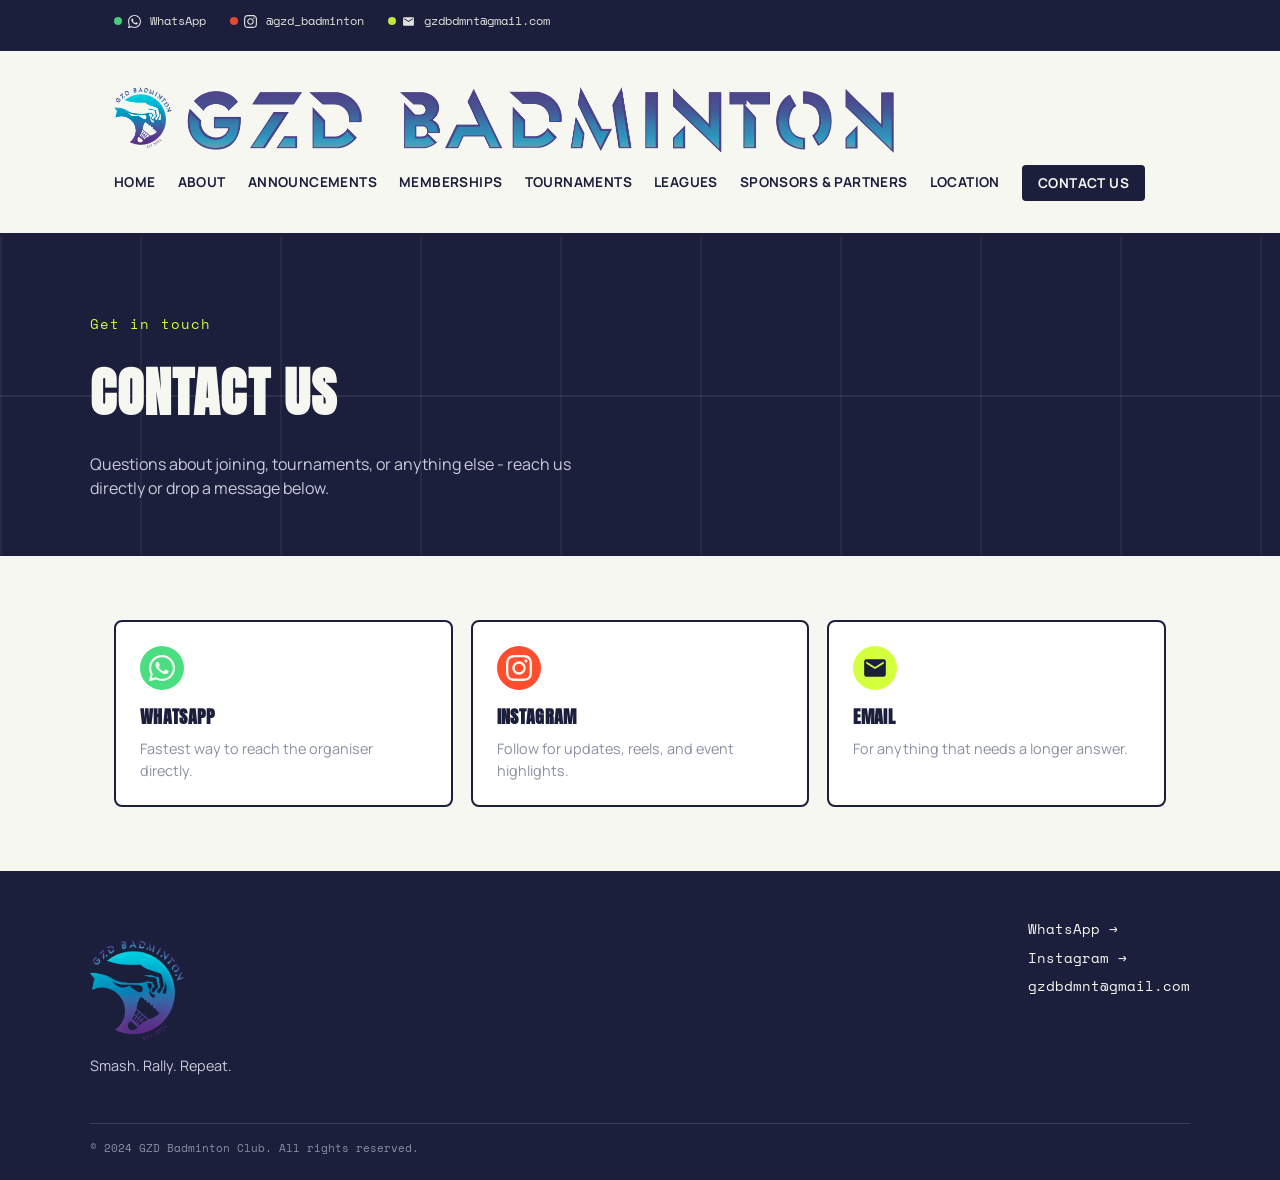
<file: contact.html>
<!DOCTYPE html>
<html lang="en">
<head>
<meta charset="UTF-8">
<meta name="viewport" content="width=device-width, initial-scale=1.0">
<title>Contact Us  -  GZD Badminton Club</title>
<meta name="description" content="Get in touch with GZD Badminton Club via WhatsApp, Instagram, or email.">
<meta property="og:type" content="website">
<meta property="og:title" content="Contact Us - GZD Badminton Club">
<meta property="og:description" content="Get in touch with GZD Badminton Club via WhatsApp, Instagram, or email.">
<meta property="og:image" content="https://gzdbadminton.club/assets/images/og-preview.jpg">
<meta property="og:image:width" content="1200">
<meta property="og:image:height" content="630">
<meta property="og:url" content="https://gzdbadminton.club/contact.html">
<meta name="twitter:card" content="summary_large_image">
<link rel="stylesheet" href="css/styles.css">
<link rel="icon" type="image/png" href="assets/images/club-badge.png">
<link rel="preconnect" href="https://fonts.googleapis.com">
<link href="https://fonts.googleapis.com/css2?family=Anton&family=Space+Mono:wght@400;700&family=Manrope:wght@400;500;700;800&display=swap" rel="stylesheet">
</head>
<body>

<!-- ============ TOP CONTACT STRIP ============ -->
<div class="contact-strip">
  <div class="contact-strip-inner">
    <a href="https://wa.me/447825700395" target="_blank" rel="noopener" class="contact-link">
      <span class="dot dot-wa"></span>
      <svg xmlns="http://www.w3.org/2000/svg" width="13" height="13" viewBox="0 0 24 24" fill="currentColor" aria-hidden="true" style="vertical-align:middle;margin-right:3px"><path d="M17.472 14.382c-.297-.149-1.758-.867-2.03-.967-.273-.099-.471-.148-.67.15-.197.297-.767.966-.94 1.164-.173.199-.347.223-.644.075-.297-.15-1.255-.463-2.39-1.475-.883-.788-1.48-1.761-1.653-2.059-.173-.297-.018-.458.13-.606.134-.133.298-.347.446-.52.149-.174.198-.298.298-.497.099-.198.05-.371-.025-.52-.075-.149-.669-1.612-.916-2.207-.242-.579-.487-.5-.669-.51-.173-.008-.371-.01-.57-.01-.198 0-.52.074-.792.372-.272.297-1.04 1.016-1.04 2.479 0 1.462 1.065 2.875 1.213 3.074.149.198 2.096 3.2 5.077 4.487.709.306 1.262.489 1.694.625.712.227 1.36.195 1.871.118.571-.085 1.758-.719 2.006-1.413.248-.694.248-1.289.173-1.413-.074-.124-.272-.198-.57-.347z"/><path d="M12 0C5.373 0 0 5.373 0 12c0 2.116.553 4.103 1.522 5.828L.057 23.571a.5.5 0 0 0 .611.657l5.913-1.55A11.95 11.95 0 0 0 12 24c6.627 0 12-5.373 12-12S18.627 0 12 0zm0 22c-1.907 0-3.686-.523-5.205-1.431l-.373-.223-3.868 1.014.973-3.77-.244-.389A9.96 9.96 0 0 1 2 12C2 6.477 6.477 2 12 2s10 4.477 10 10-4.477 10-10 10z"/></svg> WhatsApp
    </a>
    <a href="https://instagram.com/gzd_badminton" target="_blank" rel="noopener" class="contact-link">
      <span class="dot dot-ig"></span>
      <svg xmlns="http://www.w3.org/2000/svg" width="13" height="13" viewBox="0 0 24 24" fill="currentColor" aria-hidden="true" style="vertical-align:middle;margin-right:3px"><path d="M12 2.163c3.204 0 3.584.012 4.85.07 3.252.148 4.771 1.691 4.919 4.919.058 1.265.069 1.645.069 4.849 0 3.205-.012 3.584-.069 4.849-.149 3.225-1.664 4.771-4.919 4.919-1.266.058-1.644.07-4.85.07-3.204 0-3.584-.012-4.849-.07-3.26-.149-4.771-1.699-4.919-4.92-.058-1.265-.07-1.644-.07-4.849 0-3.204.013-3.583.07-4.849.149-3.227 1.664-4.771 4.919-4.919 1.266-.057 1.645-.069 4.849-.069zm0-2.163c-3.259 0-3.667.014-4.947.072-4.358.2-6.78 2.618-6.98 6.98-.059 1.281-.073 1.689-.073 4.948 0 3.259.014 3.668.072 4.948.2 4.358 2.618 6.78 6.98 6.98 1.281.058 1.689.072 4.948.072 3.259 0 3.668-.014 4.948-.072 4.354-.2 6.782-2.618 6.979-6.98.059-1.28.073-1.689.073-4.948 0-3.259-.014-3.667-.072-4.947-.196-4.354-2.617-6.78-6.979-6.98-1.281-.059-1.69-.073-4.949-.073zm0 5.838c-3.403 0-6.162 2.759-6.162 6.162s2.759 6.163 6.162 6.163 6.162-2.759 6.162-6.163c0-3.403-2.759-6.162-6.162-6.162zm0 10.162c-2.209 0-4-1.79-4-4 0-2.209 1.791-4 4-4s4 1.791 4 4c0 2.21-1.791 4-4 4zm6.406-11.845c-.796 0-1.441.645-1.441 1.44s.645 1.44 1.441 1.44c.795 0 1.439-.645 1.439-1.44s-.644-1.44-1.439-1.44z"/></svg> @gzd_badminton
    </a>
    <a href="mailto:gzdbdmnt@gmail.com" class="contact-link">
      <span class="dot dot-mail"></span>
      <svg xmlns="http://www.w3.org/2000/svg" width="13" height="13" viewBox="0 0 24 24" fill="currentColor" aria-hidden="true" style="vertical-align:middle;margin-right:3px"><path d="M20 4H4c-1.1 0-2 .9-2 2v12c0 1.1.9 2 2 2h16c1.1 0 2-.9 2-2V6c0-1.1-.9-2-2-2zm0 4l-8 5-8-5V6l8 5 8-5v2z"/></svg> gzdbdmnt@gmail.com
    </a>
  </div>
</div>

<!-- ============ HEADER / NAV ============ -->
<header class="site-header">
  <div class="header-inner">
    <a href="index.html" class="logo">
      <img src="assets/images/club-wordmark.png" alt="GZD Badminton" class="logo-img">
    </a>
    <button id="nav-toggle-btn" class="nav-toggle-btn" aria-label="Toggle navigation" aria-expanded="false">
      <span></span><span></span><span></span>
    </button>
    <nav class="main-nav">
      <a href="index.html">Home</a>
      <a href="about.html">About</a>
      <a href="announcements.html">Announcements</a>
      <a href="membership.html">Memberships</a>
      <a href="tournaments.html">Tournaments</a>
      <a href="leagues.html">Leagues</a>
      <a href="sponsors.html">Sponsors &amp; Partners</a>
      <a href="location.html">Location</a>
      <a href="contact.html" class="nav-cta active">Contact Us</a>
    </nav>
  </div>
</header>

<!-- ============ PAGE BANNER ============ -->
<section class="page-banner">
  <div class="hero-court-lines" aria-hidden="true"></div>
  <div class="page-banner-inner">
    <p class="eyebrow">Get in touch</p>
    <h1 class="page-title">CONTACT US</h1>
    <p class="page-sub">Questions about joining, tournaments, or anything else  -  reach us directly or drop a message below.</p>
  </div>
</section>

<!-- ============ DIRECT CONTACT ============ -->
<section class="section">
  <div class="contact-grid">
    <a href="https://wa.me/447825700395" target="_blank" rel="noopener" class="contact-card">
      <span class="contact-card-icon icon-wa">
        <svg xmlns="http://www.w3.org/2000/svg" width="26" height="26" viewBox="0 0 24 24" fill="currentColor" aria-hidden="true"><path d="M17.472 14.382c-.297-.149-1.758-.867-2.03-.967-.273-.099-.471-.148-.67.15-.197.297-.767.966-.94 1.164-.173.199-.347.223-.644.075-.297-.15-1.255-.463-2.39-1.475-.883-.788-1.48-1.761-1.653-2.059-.173-.297-.018-.458.13-.606.134-.133.298-.347.446-.52.149-.174.198-.298.298-.497.099-.198.05-.371-.025-.52-.075-.149-.669-1.612-.916-2.207-.242-.579-.487-.5-.669-.51-.173-.008-.371-.01-.57-.01-.198 0-.52.074-.792.372-.272.297-1.04 1.016-1.04 2.479 0 1.462 1.065 2.875 1.213 3.074.149.198 2.096 3.2 5.077 4.487.709.306 1.262.489 1.694.625.712.227 1.36.195 1.871.118.571-.085 1.758-.719 2.006-1.413.248-.694.248-1.289.173-1.413-.074-.124-.272-.198-.57-.347z"/><path d="M12 0C5.373 0 0 5.373 0 12c0 2.116.553 4.103 1.522 5.828L.057 23.571a.5.5 0 0 0 .611.657l5.913-1.55A11.95 11.95 0 0 0 12 24c6.627 0 12-5.373 12-12S18.627 0 12 0zm0 22c-1.907 0-3.686-.523-5.205-1.431l-.373-.223-3.868 1.014.973-3.77-.244-.389A9.96 9.96 0 0 1 2 12C2 6.477 6.477 2 12 2s10 4.477 10 10-4.477 10-10 10z"/></svg>
      </span>
      <h3>WhatsApp</h3>
      <p>Fastest way to reach the organiser directly.</p>
    </a>
    <a href="https://instagram.com/gzd_badminton" target="_blank" rel="noopener" class="contact-card">
      <span class="contact-card-icon icon-ig">
        <svg xmlns="http://www.w3.org/2000/svg" width="26" height="26" viewBox="0 0 24 24" fill="currentColor" aria-hidden="true"><path d="M12 2.163c3.204 0 3.584.012 4.85.07 3.252.148 4.771 1.691 4.919 4.919.058 1.265.069 1.645.069 4.849 0 3.205-.012 3.584-.069 4.849-.149 3.225-1.664 4.771-4.919 4.919-1.266.058-1.644.07-4.85.07-3.204 0-3.584-.012-4.849-.07-3.26-.149-4.771-1.699-4.919-4.92-.058-1.265-.07-1.644-.07-4.849 0-3.204.013-3.583.07-4.849.149-3.227 1.664-4.771 4.919-4.919 1.266-.057 1.645-.069 4.849-.069zm0-2.163c-3.259 0-3.667.014-4.947.072-4.358.2-6.78 2.618-6.98 6.98-.059 1.281-.073 1.689-.073 4.948 0 3.259.014 3.668.072 4.948.2 4.358 2.618 6.78 6.98 6.98 1.281.058 1.689.072 4.948.072 3.259 0 3.668-.014 4.948-.072 4.354-.2 6.782-2.618 6.979-6.98.059-1.28.073-1.689.073-4.948 0-3.259-.014-3.667-.072-4.947-.196-4.354-2.617-6.78-6.979-6.98-1.281-.059-1.69-.073-4.949-.073zm0 5.838c-3.403 0-6.162 2.759-6.162 6.162s2.759 6.163 6.162 6.163 6.162-2.759 6.162-6.163c0-3.403-2.759-6.162-6.162-6.162zm0 10.162c-2.209 0-4-1.79-4-4 0-2.209 1.791-4 4-4s4 1.791 4 4c0 2.21-1.791 4-4 4zm6.406-11.845c-.796 0-1.441.645-1.441 1.44s.645 1.44 1.441 1.44c.795 0 1.439-.645 1.439-1.44s-.644-1.44-1.439-1.44z"/></svg>
      </span>
      <h3>Instagram</h3>
      <p>Follow for updates, reels, and event highlights.</p>
    </a>
    <a href="mailto:gzdbdmnt@gmail.com" class="contact-card">
      <span class="contact-card-icon icon-mail">
        <svg xmlns="http://www.w3.org/2000/svg" width="26" height="26" viewBox="0 0 24 24" fill="currentColor" aria-hidden="true"><path d="M20 4H4c-1.1 0-2 .9-2 2v12c0 1.1.9 2 2 2h16c1.1 0 2-.9 2-2V6c0-1.1-.9-2-2-2zm0 4l-8 5-8-5V6l8 5 8-5v2z"/></svg>
      </span>
      <h3>Email</h3>
      <p>For anything that needs a longer answer.</p>
    </a>
  </div>
</section>



<!-- ============ FOOTER ============ -->
<footer class="site-footer">
  <div class="footer-inner">
    <div>
      <p class="logo footer-logo"><img src="assets/images/club-badge.png" alt="GZD Badminton" class="footer-logo-img"></p>
      <p class="footer-tagline">Smash. Rally. Repeat.</p>
    </div>
    <div class="footer-contact">
      <a href="https://wa.me/447825700395" target="_blank" rel="noopener">WhatsApp &rarr;</a>
      <a href="https://instagram.com/gzd_badminton" target="_blank" rel="noopener">Instagram &rarr;</a>
      <a href="mailto:gzdbdmnt@gmail.com">gzdbdmnt@gmail.com</a>
    </div>
  </div>
  <p class="footer-copyright">&copy; 2024 GZD Badminton Club. All rights reserved.</p>
</footer>

<script src="js/nav.js"></script>
</body>
</html>
</file>
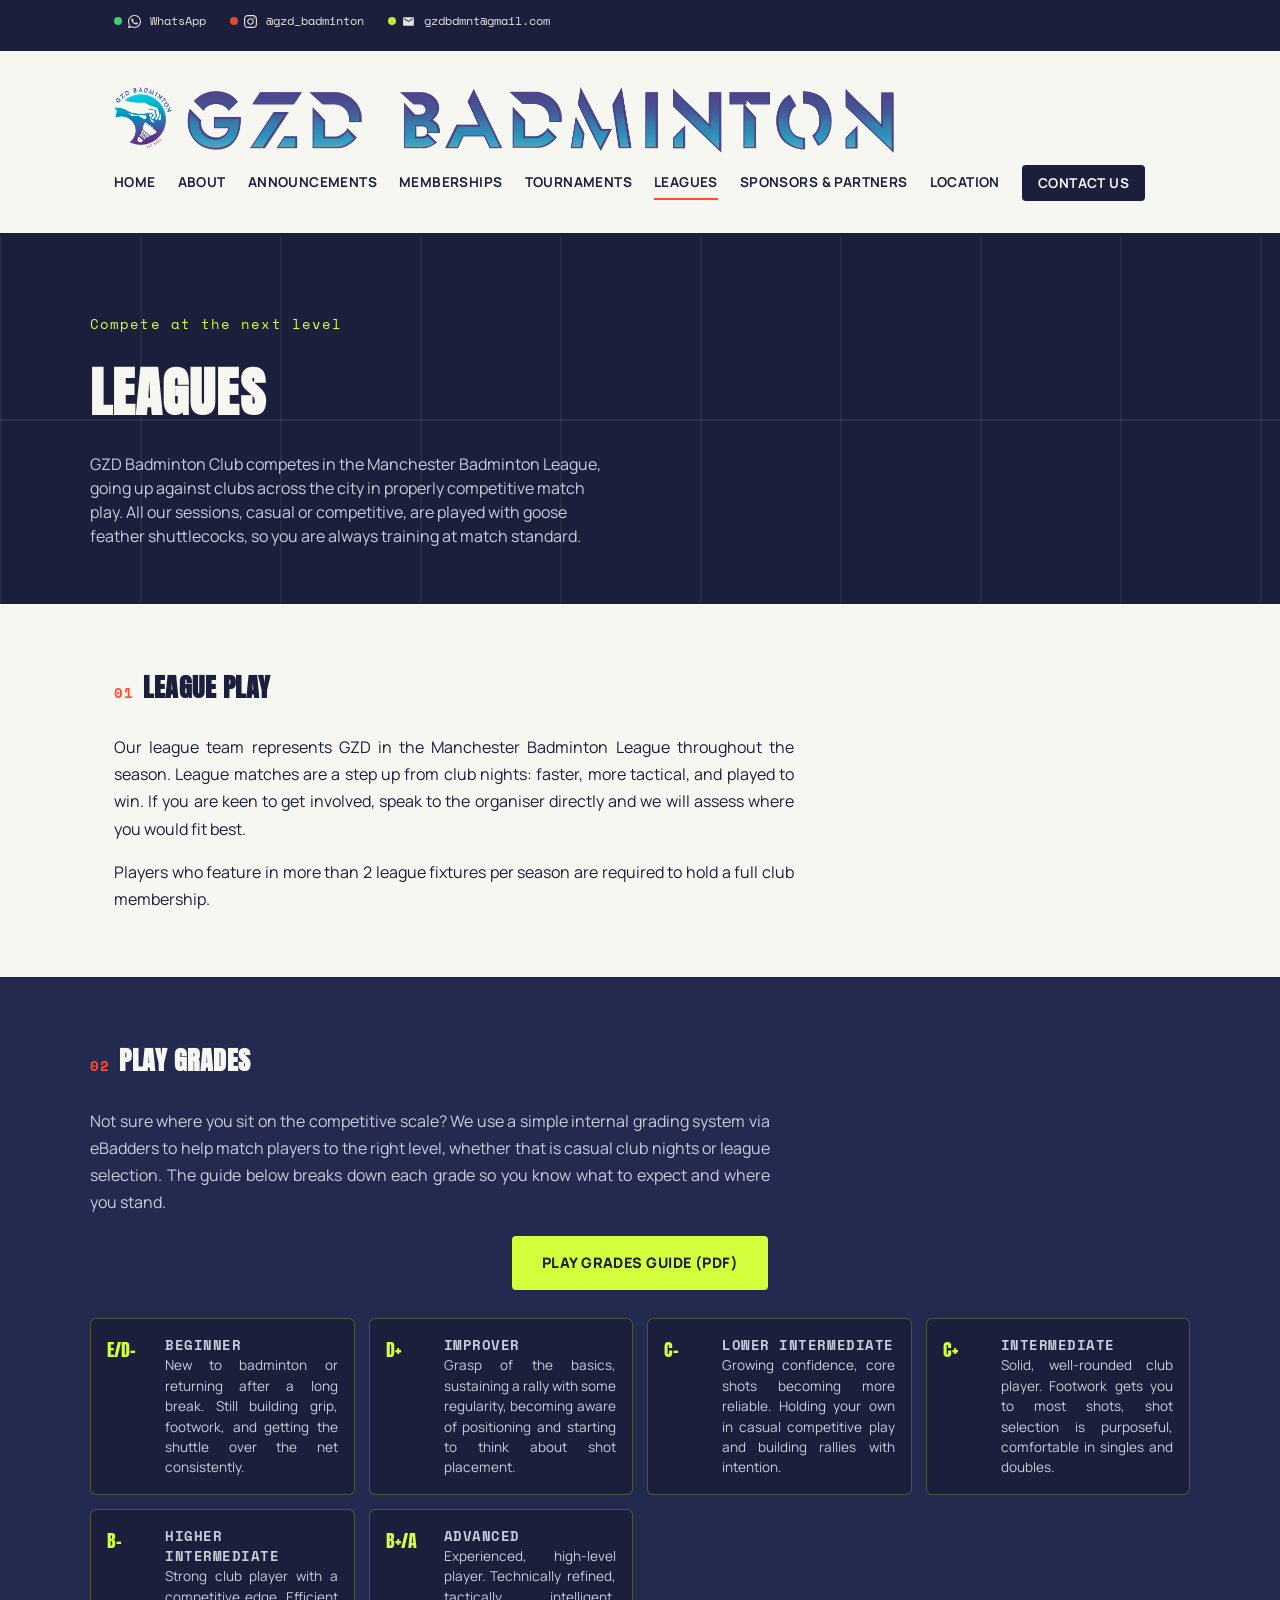
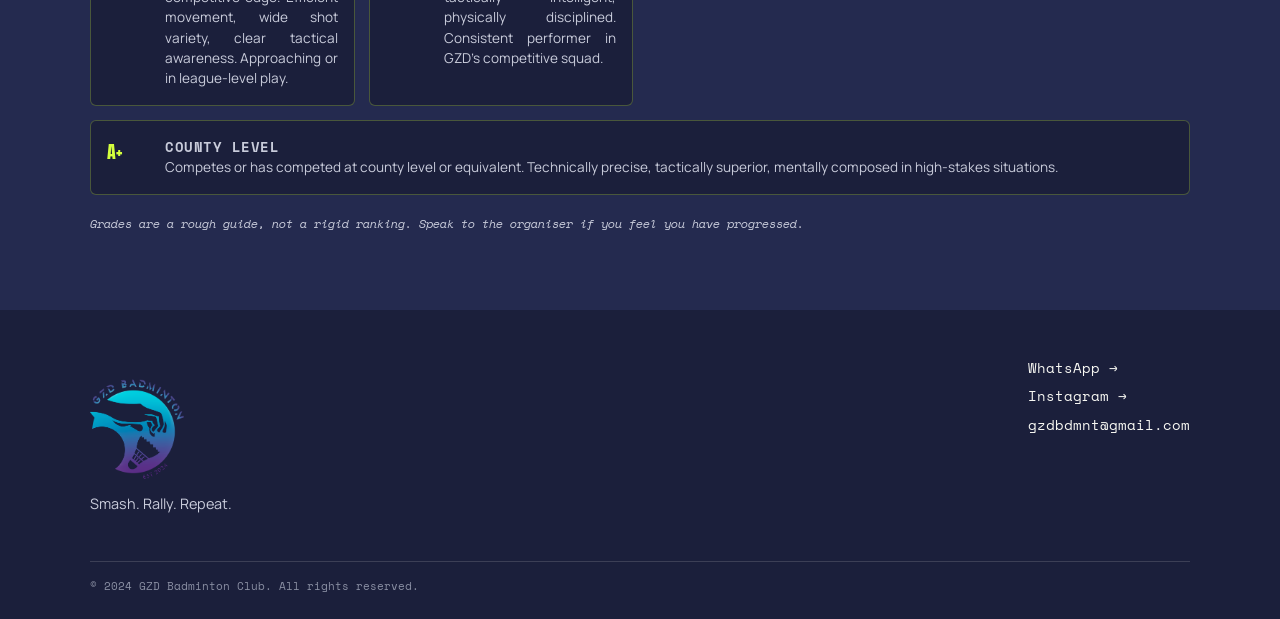
<file: leagues.html>
<!DOCTYPE html>
<html lang="en">
<head>
<meta charset="UTF-8">
<meta name="viewport" content="width=device-width, initial-scale=1.0">
<title>Leagues  -  GZD Badminton Club</title>
<meta name="description" content="League play and team info for GZD Badminton Club members.">
<meta property="og:type" content="website">
<meta property="og:title" content="Leagues - GZD Badminton Club">
<meta property="og:description" content="League play and team info for GZD Badminton Club members.">
<meta property="og:image" content="https://gzdbadminton.club/assets/images/og-preview.jpg">
<meta property="og:image:width" content="1200">
<meta property="og:image:height" content="630">
<meta property="og:url" content="https://gzdbadminton.club/leagues.html">
<meta name="twitter:card" content="summary_large_image">
<link rel="stylesheet" href="css/styles.css">
<link rel="icon" type="image/png" href="assets/images/club-badge.png">
<link rel="preconnect" href="https://fonts.googleapis.com">
<link href="https://fonts.googleapis.com/css2?family=Anton&family=Space+Mono:wght@400;700&family=Manrope:wght@400;500;700;800&display=swap" rel="stylesheet">
</head>
<body>

<!-- ============ TOP CONTACT STRIP ============ -->
<div class="contact-strip">
  <div class="contact-strip-inner">
    <a href="https://wa.me/447825700395" target="_blank" rel="noopener" class="contact-link">
      <span class="dot dot-wa"></span>
      <svg xmlns="http://www.w3.org/2000/svg" width="13" height="13" viewBox="0 0 24 24" fill="currentColor" aria-hidden="true" style="vertical-align:middle;margin-right:3px"><path d="M17.472 14.382c-.297-.149-1.758-.867-2.03-.967-.273-.099-.471-.148-.67.15-.197.297-.767.966-.94 1.164-.173.199-.347.223-.644.075-.297-.15-1.255-.463-2.39-1.475-.883-.788-1.48-1.761-1.653-2.059-.173-.297-.018-.458.13-.606.134-.133.298-.347.446-.52.149-.174.198-.298.298-.497.099-.198.05-.371-.025-.52-.075-.149-.669-1.612-.916-2.207-.242-.579-.487-.5-.669-.51-.173-.008-.371-.01-.57-.01-.198 0-.52.074-.792.372-.272.297-1.04 1.016-1.04 2.479 0 1.462 1.065 2.875 1.213 3.074.149.198 2.096 3.2 5.077 4.487.709.306 1.262.489 1.694.625.712.227 1.36.195 1.871.118.571-.085 1.758-.719 2.006-1.413.248-.694.248-1.289.173-1.413-.074-.124-.272-.198-.57-.347z"/><path d="M12 0C5.373 0 0 5.373 0 12c0 2.116.553 4.103 1.522 5.828L.057 23.571a.5.5 0 0 0 .611.657l5.913-1.55A11.95 11.95 0 0 0 12 24c6.627 0 12-5.373 12-12S18.627 0 12 0zm0 22c-1.907 0-3.686-.523-5.205-1.431l-.373-.223-3.868 1.014.973-3.77-.244-.389A9.96 9.96 0 0 1 2 12C2 6.477 6.477 2 12 2s10 4.477 10 10-4.477 10-10 10z"/></svg> WhatsApp
    </a>
    <a href="https://instagram.com/gzd_badminton" target="_blank" rel="noopener" class="contact-link">
      <span class="dot dot-ig"></span>
      <svg xmlns="http://www.w3.org/2000/svg" width="13" height="13" viewBox="0 0 24 24" fill="currentColor" aria-hidden="true" style="vertical-align:middle;margin-right:3px"><path d="M12 2.163c3.204 0 3.584.012 4.85.07 3.252.148 4.771 1.691 4.919 4.919.058 1.265.069 1.645.069 4.849 0 3.205-.012 3.584-.069 4.849-.149 3.225-1.664 4.771-4.919 4.919-1.266.058-1.644.07-4.85.07-3.204 0-3.584-.012-4.849-.07-3.26-.149-4.771-1.699-4.919-4.92-.058-1.265-.07-1.644-.07-4.849 0-3.204.013-3.583.07-4.849.149-3.227 1.664-4.771 4.919-4.919 1.266-.057 1.645-.069 4.849-.069zm0-2.163c-3.259 0-3.667.014-4.947.072-4.358.2-6.78 2.618-6.98 6.98-.059 1.281-.073 1.689-.073 4.948 0 3.259.014 3.668.072 4.948.2 4.358 2.618 6.78 6.98 6.98 1.281.058 1.689.072 4.948.072 3.259 0 3.668-.014 4.948-.072 4.354-.2 6.782-2.618 6.979-6.98.059-1.28.073-1.689.073-4.948 0-3.259-.014-3.667-.072-4.947-.196-4.354-2.617-6.78-6.979-6.98-1.281-.059-1.69-.073-4.949-.073zm0 5.838c-3.403 0-6.162 2.759-6.162 6.162s2.759 6.163 6.162 6.163 6.162-2.759 6.162-6.163c0-3.403-2.759-6.162-6.162-6.162zm0 10.162c-2.209 0-4-1.79-4-4 0-2.209 1.791-4 4-4s4 1.791 4 4c0 2.21-1.791 4-4 4zm6.406-11.845c-.796 0-1.441.645-1.441 1.44s.645 1.44 1.441 1.44c.795 0 1.439-.645 1.439-1.44s-.644-1.44-1.439-1.44z"/></svg> @gzd_badminton
    </a>
    <a href="mailto:gzdbdmnt@gmail.com" class="contact-link">
      <span class="dot dot-mail"></span>
      <svg xmlns="http://www.w3.org/2000/svg" width="13" height="13" viewBox="0 0 24 24" fill="currentColor" aria-hidden="true" style="vertical-align:middle;margin-right:3px"><path d="M20 4H4c-1.1 0-2 .9-2 2v12c0 1.1.9 2 2 2h16c1.1 0 2-.9 2-2V6c0-1.1-.9-2-2-2zm0 4l-8 5-8-5V6l8 5 8-5v2z"/></svg> gzdbdmnt@gmail.com
    </a>
  </div>
</div>

<!-- ============ HEADER / NAV ============ -->
<header class="site-header">
  <div class="header-inner">
    <a href="index.html" class="logo">
      <img src="assets/images/club-wordmark.png" alt="GZD Badminton" class="logo-img">
    </a>
    <button id="nav-toggle-btn" class="nav-toggle-btn" aria-label="Toggle navigation" aria-expanded="false">
      <span></span><span></span><span></span>
    </button>
    <nav class="main-nav">
      <a href="index.html">Home</a>
      <a href="about.html">About</a>
      <a href="announcements.html">Announcements</a>
      <a href="membership.html">Memberships</a>
      <a href="tournaments.html">Tournaments</a>
      <a href="leagues.html" class="active">Leagues</a>
      <a href="sponsors.html">Sponsors &amp; Partners</a>
      <a href="location.html">Location</a>
      <a href="contact.html" class="nav-cta">Contact Us</a>
    </nav>
  </div>
</header>

<!-- ============ PAGE BANNER ============ -->
<section class="page-banner">
  <div class="hero-court-lines" aria-hidden="true"></div>
  <div class="page-banner-inner">
    <p class="eyebrow">Compete at the next level</p>
    <h1 class="page-title">LEAGUES</h1>
    <p class="page-sub">GZD Badminton Club competes in the Manchester Badminton League, going up against clubs across the city in properly competitive match play. All our sessions, casual or competitive, are played with goose feather shuttlecocks, so you are always training at match standard.</p>
  </div>
</section>

<!-- ============ LEAGUE PLAY ============ -->
<section class="section">
  <div class="section-head">
    <h2><span class="num">01</span> League Play</h2>
  </div>
  <div class="prose">
    <p>Our league team represents GZD in the Manchester Badminton League throughout the season. League matches are a step up from club nights: faster, more tactical, and played to win. If you are keen to get involved, speak to the organiser directly and we will assess where you would fit best.</p>
    <p>Players who feature in more than 2 league fixtures per season are required to hold a full club membership.</p>
  </div>
</section>

<!-- ============ PLAY GRADES ============ -->
<section class="section section-dark">
  <div class="section-head">
    <h2><span class="num">02</span> Play Grades</h2>
  </div>
  <div class="prose" style="color:#C9CCDB;">
    <p>Not sure where you sit on the competitive scale? We use a simple internal grading system via eBadders to help match players to the right level, whether that is casual club nights or league selection. The guide below breaks down each grade so you know what to expect and where you stand.</p>
  </div>
  <a href="assets/GZD_Play_Grades_Guide.pdf" target="_blank" rel="noopener" class="btn btn-primary" style="margin-top:20px;display:block;width:fit-content;margin-left:auto;margin-right:auto;">Play Grades Guide (PDF)</a>

  <div class="grades-grid">
    <div class="grade-card">
      <div class="grade-code">E/D-</div>
      <div class="grade-body">
        <p class="grade-label">Beginner</p>
        <p>New to badminton or returning after a long break. Still building grip, footwork, and getting the shuttle over the net consistently.</p>
      </div>
    </div>
    <div class="grade-card">
      <div class="grade-code">D+</div>
      <div class="grade-body">
        <p class="grade-label">Improver</p>
        <p>Grasp of the basics, sustaining a rally with some regularity, becoming aware of positioning and starting to think about shot placement.</p>
      </div>
    </div>
    <div class="grade-card">
      <div class="grade-code">C-</div>
      <div class="grade-body">
        <p class="grade-label">Lower Intermediate</p>
        <p>Growing confidence, core shots becoming more reliable. Holding your own in casual competitive play and building rallies with intention.</p>
      </div>
    </div>
    <div class="grade-card">
      <div class="grade-code">C+</div>
      <div class="grade-body">
        <p class="grade-label">Intermediate</p>
        <p>Solid, well-rounded club player. Footwork gets you to most shots, shot selection is purposeful, comfortable in singles and doubles.</p>
      </div>
    </div>
    <div class="grade-card">
      <div class="grade-code">B-</div>
      <div class="grade-body">
        <p class="grade-label">Higher Intermediate</p>
        <p>Strong club player with a competitive edge. Efficient movement, wide shot variety, clear tactical awareness. Approaching or in league-level play.</p>
      </div>
    </div>
    <div class="grade-card">
      <div class="grade-code">B+/A</div>
      <div class="grade-body">
        <p class="grade-label">Advanced</p>
        <p>Experienced, high-level player. Technically refined, tactically intelligent, physically disciplined. Consistent performer in GZD's competitive squad.</p>
      </div>
    </div>
    <div class="grade-card grade-card-full-width">
      <div class="grade-code">A+</div>
      <div class="grade-body">
        <p class="grade-label">County Level</p>
        <p>Competes or has competed at county level or equivalent. Technically precise, tactically superior, mentally composed in high-stakes situations.</p>
      </div>
    </div>
  </div>
  <p class="grades-note">Grades are a rough guide, not a rigid ranking. Speak to the organiser if you feel you have progressed.</p>
</section>

<!-- ============ FOOTER ============ -->
<footer class="site-footer">
  <div class="footer-inner">
    <div>
      <p class="logo footer-logo"><img src="assets/images/club-badge.png" alt="GZD Badminton" class="footer-logo-img"></p>
      <p class="footer-tagline">Smash. Rally. Repeat.</p>
    </div>
    <div class="footer-contact">
      <a href="https://wa.me/447825700395" target="_blank" rel="noopener">WhatsApp &rarr;</a>
      <a href="https://instagram.com/gzd_badminton" target="_blank" rel="noopener">Instagram &rarr;</a>
      <a href="mailto:gzdbdmnt@gmail.com">gzdbdmnt@gmail.com</a>
    </div>
  </div>
  <p class="footer-copyright">&copy; 2024 GZD Badminton Club. All rights reserved.</p>
</footer>

<script src="js/nav.js"></script>
</body>
</html>
</file>
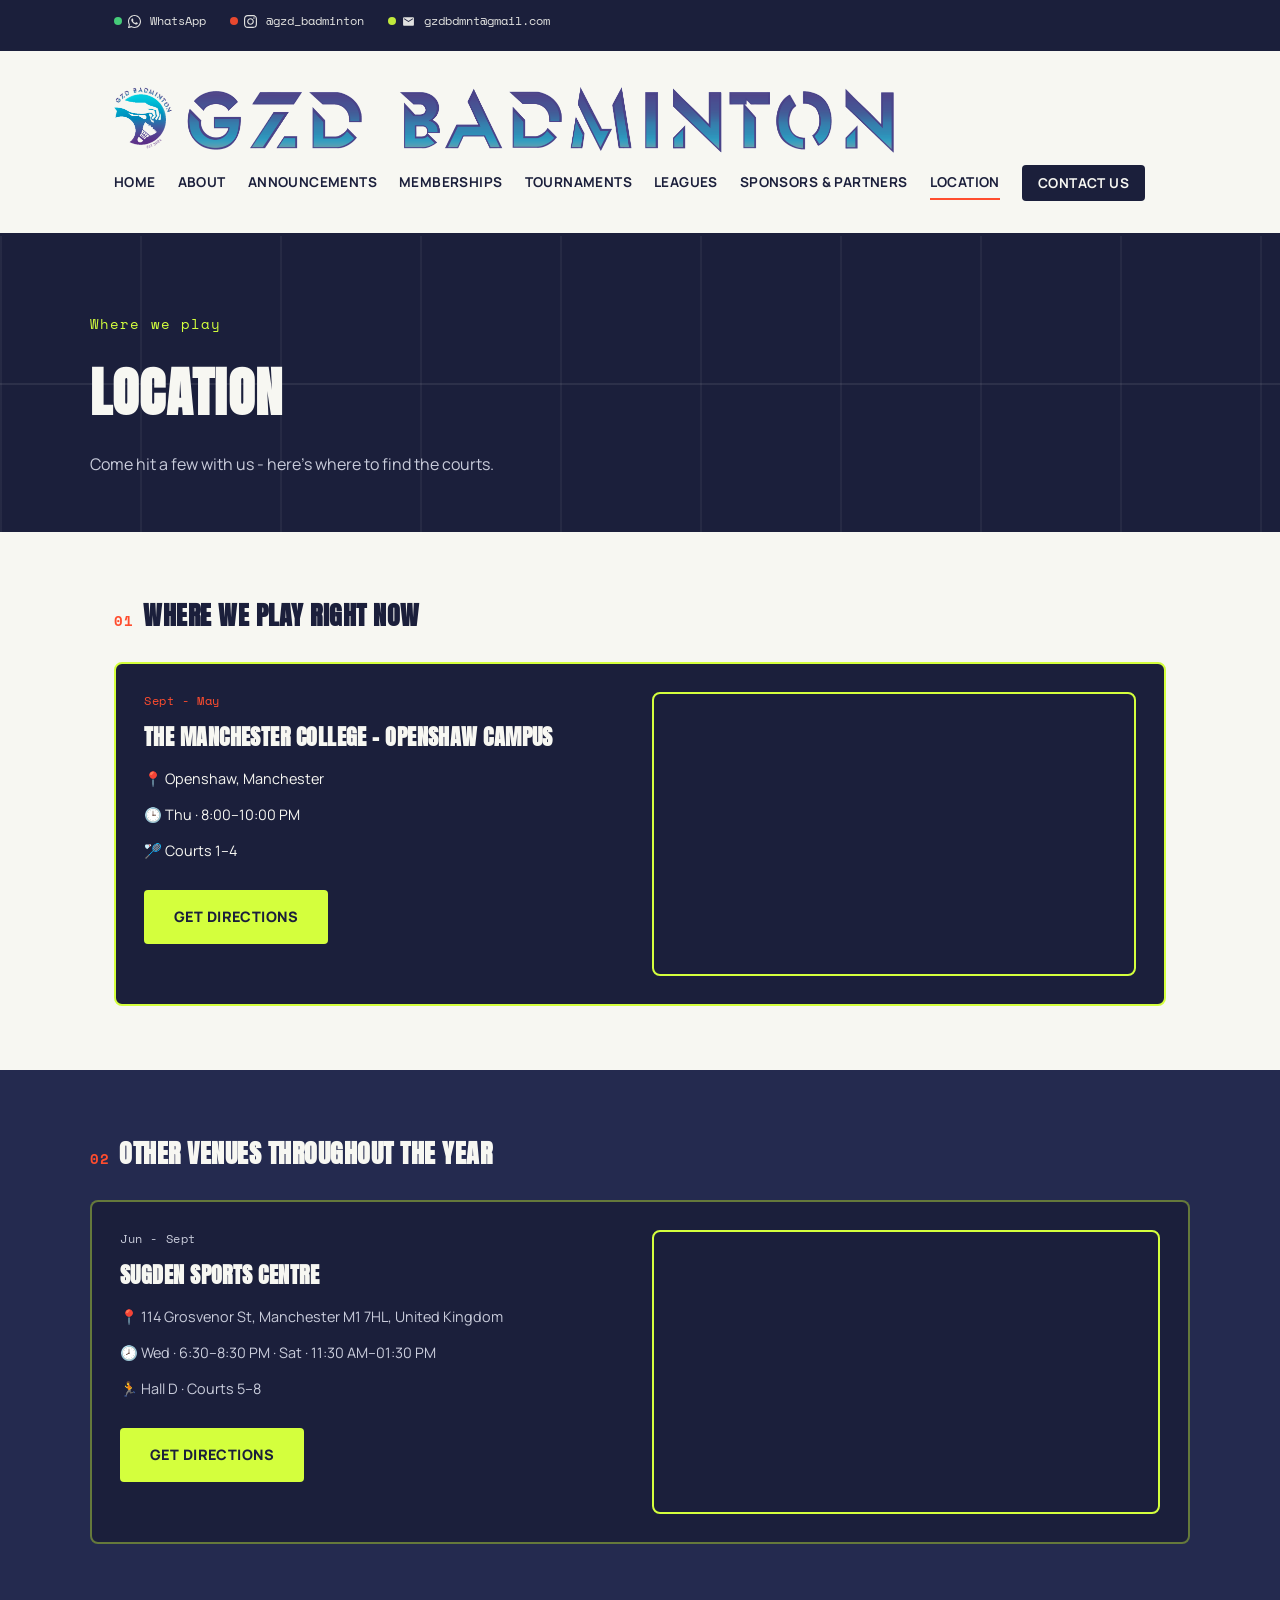
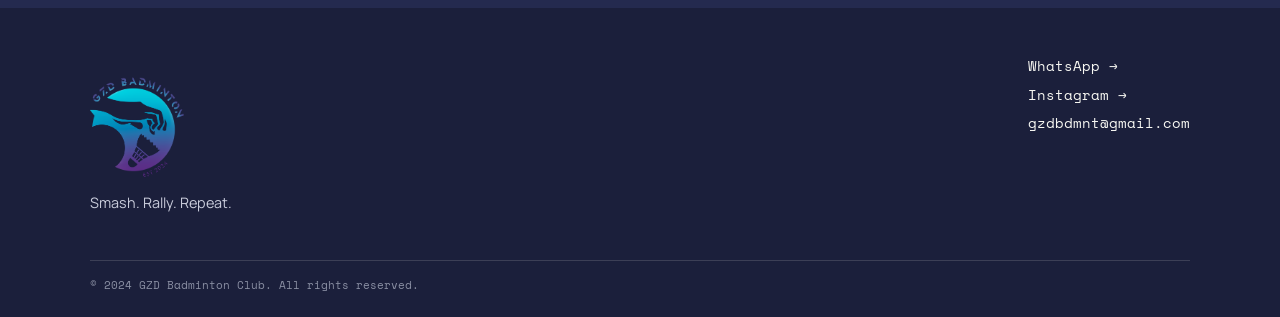
<file: location.html>
<!DOCTYPE html>
<html lang="en">
<head>
<meta charset="UTF-8">
<meta name="viewport" content="width=device-width, initial-scale=1.0">
<title>Location  -  GZD Badminton Club</title>
<meta name="description" content="Find out where GZD Badminton Club plays and how to get there.">
<meta property="og:type" content="website">
<meta property="og:title" content="Location - GZD Badminton Club">
<meta property="og:description" content="Find out where GZD Badminton Club plays and how to get there.">
<meta property="og:image" content="https://gzdbadminton.club/assets/images/og-preview.jpg">
<meta property="og:image:width" content="1200">
<meta property="og:image:height" content="630">
<meta property="og:url" content="https://gzdbadminton.club/location.html">
<meta name="twitter:card" content="summary_large_image">
<link rel="stylesheet" href="css/styles.css">
<link rel="icon" type="image/png" href="assets/images/club-badge.png">
<link rel="preconnect" href="https://fonts.googleapis.com">
<link href="https://fonts.googleapis.com/css2?family=Anton&family=Space+Mono:wght@400;700&family=Manrope:wght@400;500;700;800&display=swap" rel="stylesheet">
</head>
<body>

<!-- ============ TOP CONTACT STRIP ============ -->
<div class="contact-strip">
  <div class="contact-strip-inner">
    <a href="https://wa.me/447825700395" target="_blank" rel="noopener" class="contact-link">
      <span class="dot dot-wa"></span>
      <svg xmlns="http://www.w3.org/2000/svg" width="13" height="13" viewBox="0 0 24 24" fill="currentColor" aria-hidden="true" style="vertical-align:middle;margin-right:3px"><path d="M17.472 14.382c-.297-.149-1.758-.867-2.03-.967-.273-.099-.471-.148-.67.15-.197.297-.767.966-.94 1.164-.173.199-.347.223-.644.075-.297-.15-1.255-.463-2.39-1.475-.883-.788-1.48-1.761-1.653-2.059-.173-.297-.018-.458.13-.606.134-.133.298-.347.446-.52.149-.174.198-.298.298-.497.099-.198.05-.371-.025-.52-.075-.149-.669-1.612-.916-2.207-.242-.579-.487-.5-.669-.51-.173-.008-.371-.01-.57-.01-.198 0-.52.074-.792.372-.272.297-1.04 1.016-1.04 2.479 0 1.462 1.065 2.875 1.213 3.074.149.198 2.096 3.2 5.077 4.487.709.306 1.262.489 1.694.625.712.227 1.36.195 1.871.118.571-.085 1.758-.719 2.006-1.413.248-.694.248-1.289.173-1.413-.074-.124-.272-.198-.57-.347z"/><path d="M12 0C5.373 0 0 5.373 0 12c0 2.116.553 4.103 1.522 5.828L.057 23.571a.5.5 0 0 0 .611.657l5.913-1.55A11.95 11.95 0 0 0 12 24c6.627 0 12-5.373 12-12S18.627 0 12 0zm0 22c-1.907 0-3.686-.523-5.205-1.431l-.373-.223-3.868 1.014.973-3.77-.244-.389A9.96 9.96 0 0 1 2 12C2 6.477 6.477 2 12 2s10 4.477 10 10-4.477 10-10 10z"/></svg> WhatsApp
    </a>
    <a href="https://instagram.com/gzd_badminton" target="_blank" rel="noopener" class="contact-link">
      <span class="dot dot-ig"></span>
      <svg xmlns="http://www.w3.org/2000/svg" width="13" height="13" viewBox="0 0 24 24" fill="currentColor" aria-hidden="true" style="vertical-align:middle;margin-right:3px"><path d="M12 2.163c3.204 0 3.584.012 4.85.07 3.252.148 4.771 1.691 4.919 4.919.058 1.265.069 1.645.069 4.849 0 3.205-.012 3.584-.069 4.849-.149 3.225-1.664 4.771-4.919 4.919-1.266.058-1.644.07-4.85.07-3.204 0-3.584-.012-4.849-.07-3.26-.149-4.771-1.699-4.919-4.92-.058-1.265-.07-1.644-.07-4.849 0-3.204.013-3.583.07-4.849.149-3.227 1.664-4.771 4.919-4.919 1.266-.057 1.645-.069 4.849-.069zm0-2.163c-3.259 0-3.667.014-4.947.072-4.358.2-6.78 2.618-6.98 6.98-.059 1.281-.073 1.689-.073 4.948 0 3.259.014 3.668.072 4.948.2 4.358 2.618 6.78 6.98 6.98 1.281.058 1.689.072 4.948.072 3.259 0 3.668-.014 4.948-.072 4.354-.2 6.782-2.618 6.979-6.98.059-1.28.073-1.689.073-4.948 0-3.259-.014-3.667-.072-4.947-.196-4.354-2.617-6.78-6.979-6.98-1.281-.059-1.69-.073-4.949-.073zm0 5.838c-3.403 0-6.162 2.759-6.162 6.162s2.759 6.163 6.162 6.163 6.162-2.759 6.162-6.163c0-3.403-2.759-6.162-6.162-6.162zm0 10.162c-2.209 0-4-1.79-4-4 0-2.209 1.791-4 4-4s4 1.791 4 4c0 2.21-1.791 4-4 4zm6.406-11.845c-.796 0-1.441.645-1.441 1.44s.645 1.44 1.441 1.44c.795 0 1.439-.645 1.439-1.44s-.644-1.44-1.439-1.44z"/></svg> @gzd_badminton
    </a>
    <a href="mailto:gzdbdmnt@gmail.com" class="contact-link">
      <span class="dot dot-mail"></span>
      <svg xmlns="http://www.w3.org/2000/svg" width="13" height="13" viewBox="0 0 24 24" fill="currentColor" aria-hidden="true" style="vertical-align:middle;margin-right:3px"><path d="M20 4H4c-1.1 0-2 .9-2 2v12c0 1.1.9 2 2 2h16c1.1 0 2-.9 2-2V6c0-1.1-.9-2-2-2zm0 4l-8 5-8-5V6l8 5 8-5v2z"/></svg> gzdbdmnt@gmail.com
    </a>
  </div>
</div>

<!-- ============ HEADER / NAV ============ -->
<header class="site-header">
  <div class="header-inner">
    <a href="index.html" class="logo">
      <img src="assets/images/club-wordmark.png" alt="GZD Badminton" class="logo-img">
    </a>
    <button id="nav-toggle-btn" class="nav-toggle-btn" aria-label="Toggle navigation" aria-expanded="false">
      <span></span><span></span><span></span>
    </button>
    <nav class="main-nav">
      <a href="index.html">Home</a>
      <a href="about.html">About</a>
      <a href="announcements.html">Announcements</a>
      <a href="membership.html">Memberships</a>
      <a href="tournaments.html">Tournaments</a>
      <a href="leagues.html">Leagues</a>
      <a href="sponsors.html">Sponsors &amp; Partners</a>
      <a href="location.html" class="active">Location</a>
      <a href="contact.html" class="nav-cta">Contact Us</a>
    </nav>
  </div>
</header>

<!-- ============ PAGE BANNER ============ -->
<section class="page-banner">
  <div class="hero-court-lines" aria-hidden="true"></div>
  <div class="page-banner-inner">
    <p class="eyebrow">Where we play</p>
    <h1 class="page-title">LOCATION</h1>
    <p class="page-sub">Come hit a few with us  -  here's where to find the courts.</p>
  </div>
</section>

<!-- ============ CURRENT VENUE ============ -->
<!--
  MAINTENANCE NOTE: if the club plays at different venues at
  different times of year, manually move cards between this
  section and "Other Venues" below when the season changes.
  There's no automatic date logic on this static site.
-->
<section class="section">
  <div class="section-head">
    <h2><span class="num">01</span> Where We Play Right Now</h2>
  </div>
  <div class="tournament-list">
    <div class="tournament-card-full">
      <div class="tournament-info">
        <p class="tournament-tag">Sept - May</p>
        <h3>The Manchester College - Openshaw Campus</h3>
        <p class="tournament-meta">📍 Openshaw, Manchester</p>
        <p class="tournament-meta">🕒 Thu &middot; 8:00&ndash;10:00 PM</p>
        <p class="tournament-meta">🏸 Courts 1&ndash;4</p>
        <a href="https://maps.app.goo.gl/GiqcSEDRyxLDVJcn8" target="_blank" rel="noopener" class="btn btn-primary" style="margin-top:14px;display:inline-block;">Get Directions</a>
      </div>
      <div class="map-embed-wrap">
        <iframe class="map-embed" src="https://www.google.com/maps/embed?pb=!1m18!1m12!1m3!1d2374.725823125534!2d-2.188251568129877!3d53.47335996617058!2m3!1f0!2f0!3f0!3m2!1i1024!2i768!4f13.1!3m3!1m2!1s0x487bb16964412e7d%3A0xf652888308aff42e!2sThe%20Manchester%20College%20-%20Openshaw%20Campus!5e0!3m2!1sen!2snl!4v1783859756112!5m2!1sen!2snl" loading="lazy" referrerpolicy="no-referrer-when-downgrade" title="Manchester College Openshaw map"></iframe>
      </div>
    </div>
  </div>
</section>

<!-- ============ OTHER VENUES ============ -->
<section class="section section-dark">
  <div class="section-head">
    <h2><span class="num">02</span> Other Venues Throughout the Year</h2>
  </div>
  <div class="tournament-list">
    <div class="tournament-card-full">
      <div class="tournament-info">
        <p class="tournament-tag">Jun - Sept</p>
        <h3>Sugden Sports Centre</h3>
        <p class="tournament-meta">&#128205; 114 Grosvenor St, Manchester M1 7HL, United Kingdom</p>
        <p class="tournament-meta">&#128343; Wed &middot; 6:30&ndash;8:30 PM &middot; Sat &middot; 11:30 AM&ndash;01:30 PM</p>
        <p class="tournament-meta">&#127939; Hall D &middot; Courts 5&ndash;8</p>
        <a href="https://maps.app.goo.gl/EeKgKcy1EtUT85gA8" target="_blank" rel="noopener" class="btn btn-primary" style="margin-top:14px;display:inline-block;">Get Directions</a>
      </div>
      <div class="map-embed-wrap">
        <iframe class="map-embed" src="https://www.google.com/maps/embed?pb=!1m18!1m12!1m3!1d2374.848945107397!2d-2.2388862230264333!3d53.47115966537699!2m3!1f0!2f0!3f0!3m2!1i1024!2i768!4f13.1!3m3!1m2!1s0x487bb19313a21b19%3A0x2110fde1510f2b34!2sSugden%20Sports%20Centre!5e0!3m2!1sen!2snl!4v1782262555022!5m2!1sen!2snl" loading="lazy" referrerpolicy="no-referrer-when-downgrade" title="Venue map"></iframe>
      </div>
    </div>
  </div>
</section>

<!-- ============ FOOTER ============ -->
<footer class="site-footer">
  <div class="footer-inner">
    <div>
      <p class="logo footer-logo"><img src="assets/images/club-badge.png" alt="GZD Badminton" class="footer-logo-img"></p>
      <p class="footer-tagline">Smash. Rally. Repeat.</p>
    </div>
    <div class="footer-contact">
      <a href="https://wa.me/447825700395" target="_blank" rel="noopener">WhatsApp &rarr;</a>
      <a href="https://instagram.com/gzd_badminton" target="_blank" rel="noopener">Instagram &rarr;</a>
      <a href="mailto:gzdbdmnt@gmail.com">gzdbdmnt@gmail.com</a>
    </div>
  </div>
  <p class="footer-copyright">&copy; 2024 GZD Badminton Club. All rights reserved.</p>
</footer>

<script src="js/nav.js"></script>
</body>
</html>
</file>
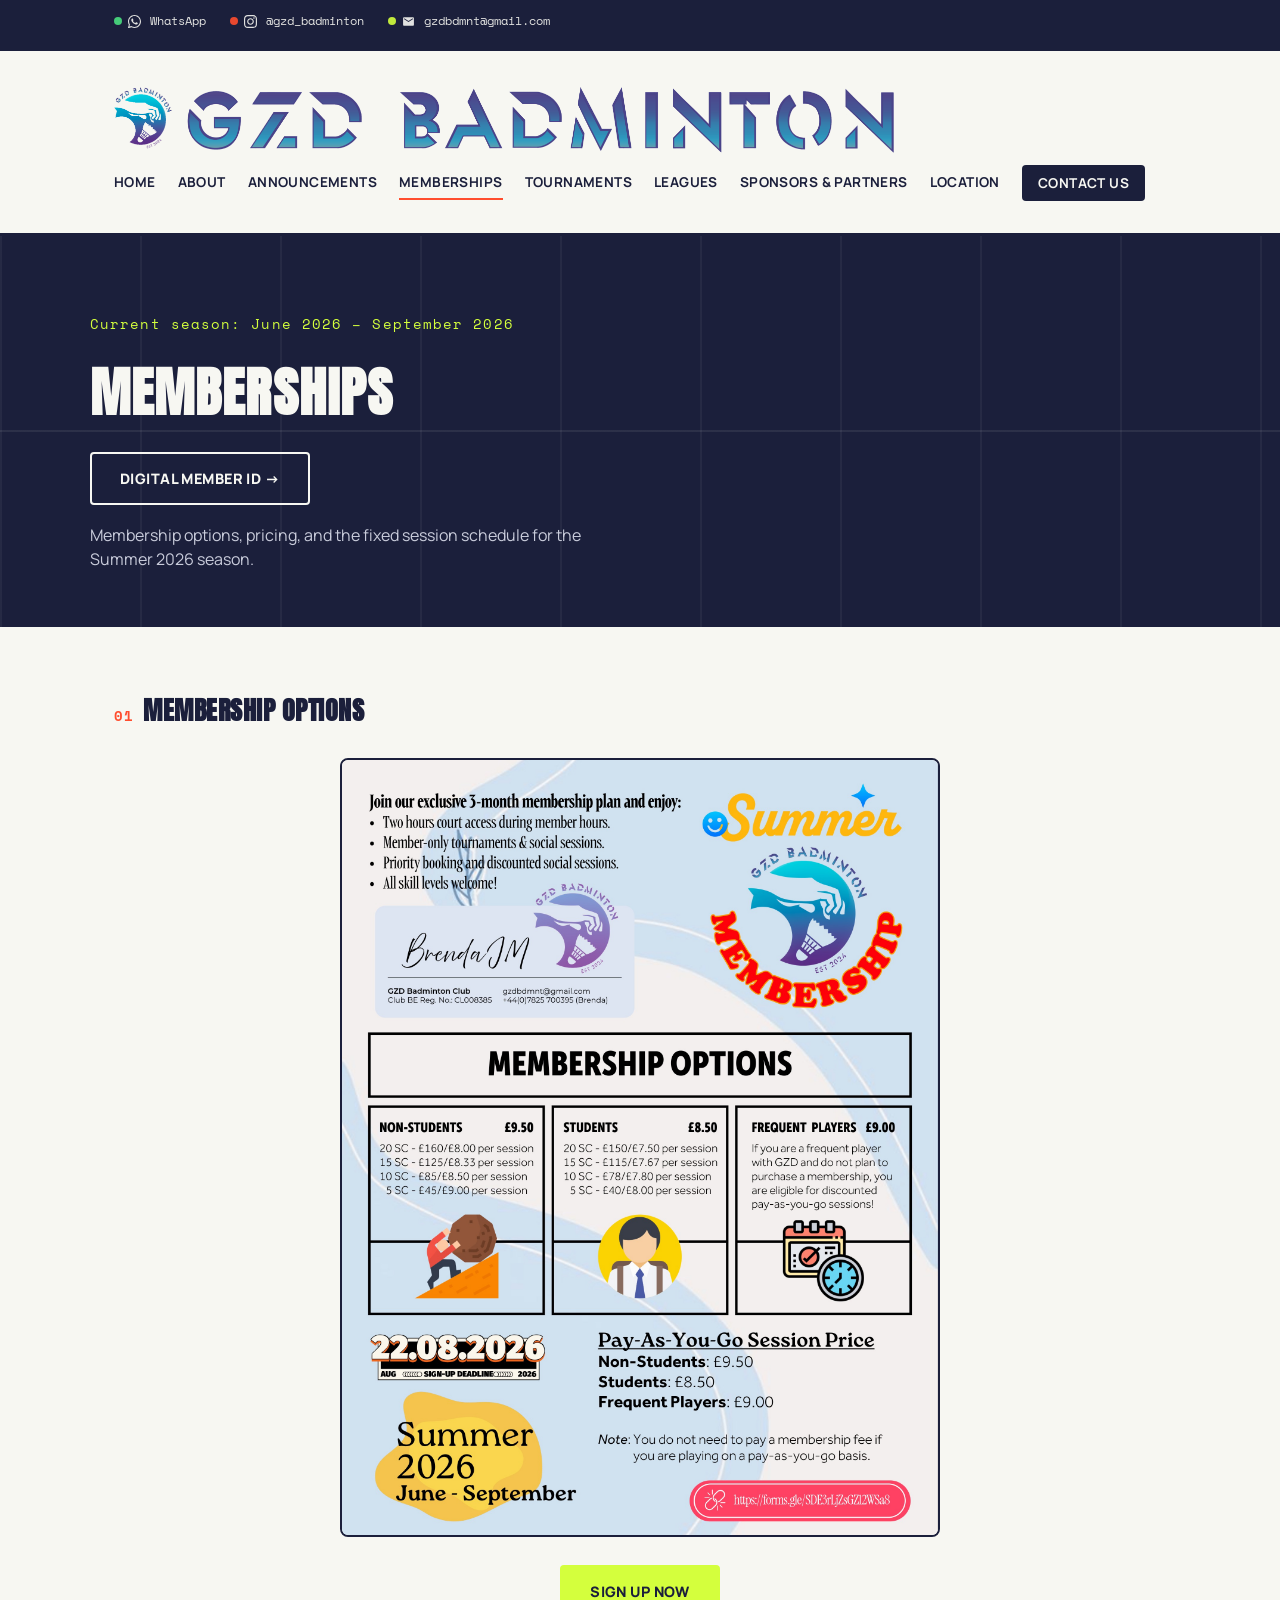
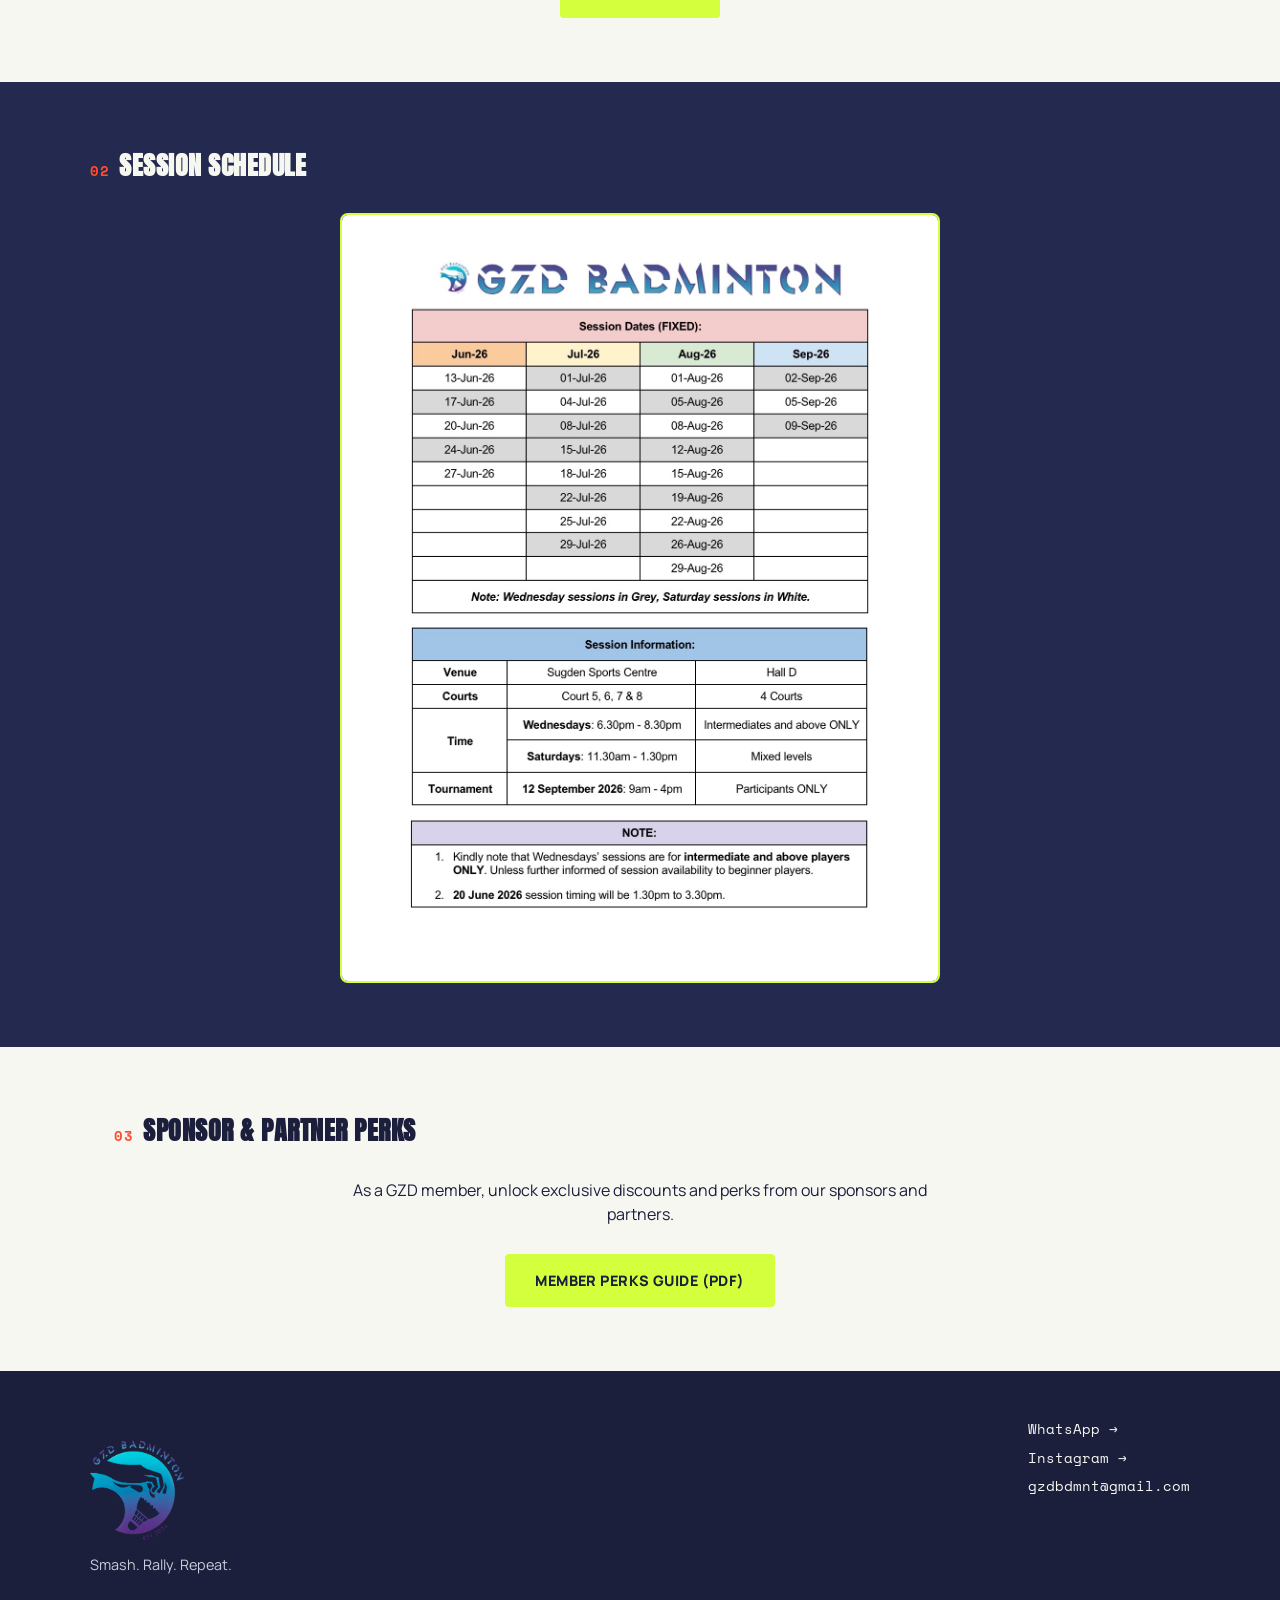
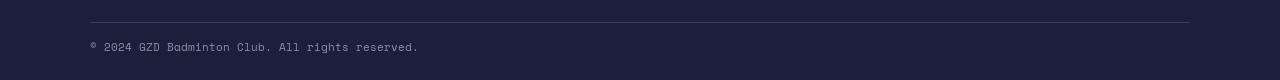
<file: membership.html>
<!DOCTYPE html>
<html lang="en">
<head>
<meta charset="UTF-8">
<meta name="viewport" content="width=device-width, initial-scale=1.0">
<title>Memberships  -  GZD Badminton Club</title>
<meta name="description" content="Membership options, pricing, and the session schedule for GZD Badminton Club's Summer 2026 season.">
<meta property="og:type" content="website">
<meta property="og:title" content="Memberships - GZD Badminton Club">
<meta property="og:description" content="Membership options, pricing, and the session schedule for GZD Badminton Club's Summer 2026 season.">
<meta property="og:image" content="https://gzdbadminton.club/assets/images/og-preview.jpg">
<meta property="og:image:width" content="1200">
<meta property="og:image:height" content="630">
<meta property="og:url" content="https://gzdbadminton.club/membership.html">
<meta name="twitter:card" content="summary_large_image">
<link rel="stylesheet" href="css/styles.css">
<link rel="icon" type="image/png" href="assets/images/club-badge.png">
<link rel="preconnect" href="https://fonts.googleapis.com">
<link href="https://fonts.googleapis.com/css2?family=Anton&family=Space+Mono:wght@400;700&family=Manrope:wght@400;500;700;800&display=swap" rel="stylesheet">
</head>
<body>

<!-- ============ TOP CONTACT STRIP ============ -->
<div class="contact-strip">
  <div class="contact-strip-inner">
    <a href="https://wa.me/447825700395" target="_blank" rel="noopener" class="contact-link">
      <span class="dot dot-wa"></span>
      <svg xmlns="http://www.w3.org/2000/svg" width="13" height="13" viewBox="0 0 24 24" fill="currentColor" aria-hidden="true" style="vertical-align:middle;margin-right:3px"><path d="M17.472 14.382c-.297-.149-1.758-.867-2.03-.967-.273-.099-.471-.148-.67.15-.197.297-.767.966-.94 1.164-.173.199-.347.223-.644.075-.297-.15-1.255-.463-2.39-1.475-.883-.788-1.48-1.761-1.653-2.059-.173-.297-.018-.458.13-.606.134-.133.298-.347.446-.52.149-.174.198-.298.298-.497.099-.198.05-.371-.025-.52-.075-.149-.669-1.612-.916-2.207-.242-.579-.487-.5-.669-.51-.173-.008-.371-.01-.57-.01-.198 0-.52.074-.792.372-.272.297-1.04 1.016-1.04 2.479 0 1.462 1.065 2.875 1.213 3.074.149.198 2.096 3.2 5.077 4.487.709.306 1.262.489 1.694.625.712.227 1.36.195 1.871.118.571-.085 1.758-.719 2.006-1.413.248-.694.248-1.289.173-1.413-.074-.124-.272-.198-.57-.347z"/><path d="M12 0C5.373 0 0 5.373 0 12c0 2.116.553 4.103 1.522 5.828L.057 23.571a.5.5 0 0 0 .611.657l5.913-1.55A11.95 11.95 0 0 0 12 24c6.627 0 12-5.373 12-12S18.627 0 12 0zm0 22c-1.907 0-3.686-.523-5.205-1.431l-.373-.223-3.868 1.014.973-3.77-.244-.389A9.96 9.96 0 0 1 2 12C2 6.477 6.477 2 12 2s10 4.477 10 10-4.477 10-10 10z"/></svg> WhatsApp
    </a>
    <a href="https://instagram.com/gzd_badminton" target="_blank" rel="noopener" class="contact-link">
      <span class="dot dot-ig"></span>
      <svg xmlns="http://www.w3.org/2000/svg" width="13" height="13" viewBox="0 0 24 24" fill="currentColor" aria-hidden="true" style="vertical-align:middle;margin-right:3px"><path d="M12 2.163c3.204 0 3.584.012 4.85.07 3.252.148 4.771 1.691 4.919 4.919.058 1.265.069 1.645.069 4.849 0 3.205-.012 3.584-.069 4.849-.149 3.225-1.664 4.771-4.919 4.919-1.266.058-1.644.07-4.85.07-3.204 0-3.584-.012-4.849-.07-3.26-.149-4.771-1.699-4.919-4.92-.058-1.265-.07-1.644-.07-4.849 0-3.204.013-3.583.07-4.849.149-3.227 1.664-4.771 4.919-4.919 1.266-.057 1.645-.069 4.849-.069zm0-2.163c-3.259 0-3.667.014-4.947.072-4.358.2-6.78 2.618-6.98 6.98-.059 1.281-.073 1.689-.073 4.948 0 3.259.014 3.668.072 4.948.2 4.358 2.618 6.78 6.98 6.98 1.281.058 1.689.072 4.948.072 3.259 0 3.668-.014 4.948-.072 4.354-.2 6.782-2.618 6.979-6.98.059-1.28.073-1.689.073-4.948 0-3.259-.014-3.667-.072-4.947-.196-4.354-2.617-6.78-6.979-6.98-1.281-.059-1.69-.073-4.949-.073zm0 5.838c-3.403 0-6.162 2.759-6.162 6.162s2.759 6.163 6.162 6.163 6.162-2.759 6.162-6.163c0-3.403-2.759-6.162-6.162-6.162zm0 10.162c-2.209 0-4-1.79-4-4 0-2.209 1.791-4 4-4s4 1.791 4 4c0 2.21-1.791 4-4 4zm6.406-11.845c-.796 0-1.441.645-1.441 1.44s.645 1.44 1.441 1.44c.795 0 1.439-.645 1.439-1.44s-.644-1.44-1.439-1.44z"/></svg> @gzd_badminton
    </a>
    <a href="mailto:gzdbdmnt@gmail.com" class="contact-link">
      <span class="dot dot-mail"></span>
      <svg xmlns="http://www.w3.org/2000/svg" width="13" height="13" viewBox="0 0 24 24" fill="currentColor" aria-hidden="true" style="vertical-align:middle;margin-right:3px"><path d="M20 4H4c-1.1 0-2 .9-2 2v12c0 1.1.9 2 2 2h16c1.1 0 2-.9 2-2V6c0-1.1-.9-2-2-2zm0 4l-8 5-8-5V6l8 5 8-5v2z"/></svg> gzdbdmnt@gmail.com
    </a>
  </div>
</div>

<!-- ============ HEADER / NAV ============ -->
<header class="site-header">
  <div class="header-inner">
    <a href="index.html" class="logo">
      <img src="assets/images/club-wordmark.png" alt="GZD Badminton" class="logo-img">
    </a>
    <button id="nav-toggle-btn" class="nav-toggle-btn" aria-label="Toggle navigation" aria-expanded="false">
      <span></span><span></span><span></span>
    </button>
    <nav class="main-nav">
      <a href="index.html">Home</a>
      <a href="about.html">About</a>
      <a href="announcements.html">Announcements</a>
      <a href="membership.html" class="active">Memberships</a>
      <a href="tournaments.html">Tournaments</a>
      <a href="leagues.html">Leagues</a>
      <a href="sponsors.html">Sponsors &amp; Partners</a>
      <a href="location.html">Location</a>
      <a href="contact.html" class="nav-cta">Contact Us</a>
    </nav>
  </div>
</header>

<!-- ============ PAGE BANNER ============ -->
<section class="page-banner">
  <div class="hero-court-lines" aria-hidden="true"></div>
  <div class="page-banner-inner">
    <p class="eyebrow">Current season: June 2026 &ndash; September 2026</p>
    <h1 class="page-title">MEMBERSHIPS</h1>
    <p style="margin:18px 0 0;">
      <a href="https://members.gzdbadminton.club" target="_blank" rel="noopener" class="btn btn-ghost">Digital Member ID &rarr;</a>
    </p>
    <p class="page-sub">Membership options, pricing, and the fixed session schedule for the Summer 2026 season.</p>
  </div>
</section>

<!-- ============ MEMBERSHIP OPTIONS ============ -->
<section class="section">
  <div class="section-head">
    <h2><span class="num">01</span> Membership Options</h2>
  </div>
  <img src="assets/images/membership/pricing-flyer.jpg" alt="GZD Badminton Summer 2026 membership pricing and options" class="membership-image">
  <div style="text-align:center;margin-top:28px;">
    <a href="https://forms.gle/SDE3rLjZsGZ12WSa8" target="_blank" rel="noopener" class="btn btn-primary">Sign Up Now</a>
  </div>
</section>

<!-- ============ SESSION SCHEDULE ============ -->
<section class="section section-dark">
  <div class="section-head">
    <h2><span class="num">02</span> Session Schedule</h2>
  </div>
  <img src="assets/images/membership/season-schedule.jpg" alt="GZD Badminton fixed session dates, June to September 2026" class="membership-image">
</section>

<!-- ============ SPONSOR & PARTNER PERKS ============ -->
<section class="section">
  <div class="section-head">
    <h2><span class="num">03</span> Sponsor &amp; Partner Perks</h2>
  </div>
  <p style="text-align:center;max-width:640px;margin:0 auto;">As a GZD member, unlock exclusive discounts and perks from our sponsors and partners.</p>
  <div style="text-align:center;margin-top:28px;">
    <a href="assets/GZD_Member_Perks.pdf" target="_blank" rel="noopener" class="btn btn-primary">Member Perks Guide (PDF)</a>
  </div>
</section>

<!-- ============ FOOTER ============ -->
<footer class="site-footer">
  <div class="footer-inner">
    <div>
      <p class="logo footer-logo"><img src="assets/images/club-badge.png" alt="GZD Badminton" class="footer-logo-img"></p>
      <p class="footer-tagline">Smash. Rally. Repeat.</p>
    </div>
    <div class="footer-contact">
      <a href="https://wa.me/447825700395" target="_blank" rel="noopener">WhatsApp &rarr;</a>
      <a href="https://instagram.com/gzd_badminton" target="_blank" rel="noopener">Instagram &rarr;</a>
      <a href="mailto:gzdbdmnt@gmail.com">gzdbdmnt@gmail.com</a>
    </div>
  </div>
  <p class="footer-copyright">&copy; 2024 GZD Badminton Club. All rights reserved.</p>
</footer>

<script src="js/nav.js"></script>
</body>
</html>
</file>
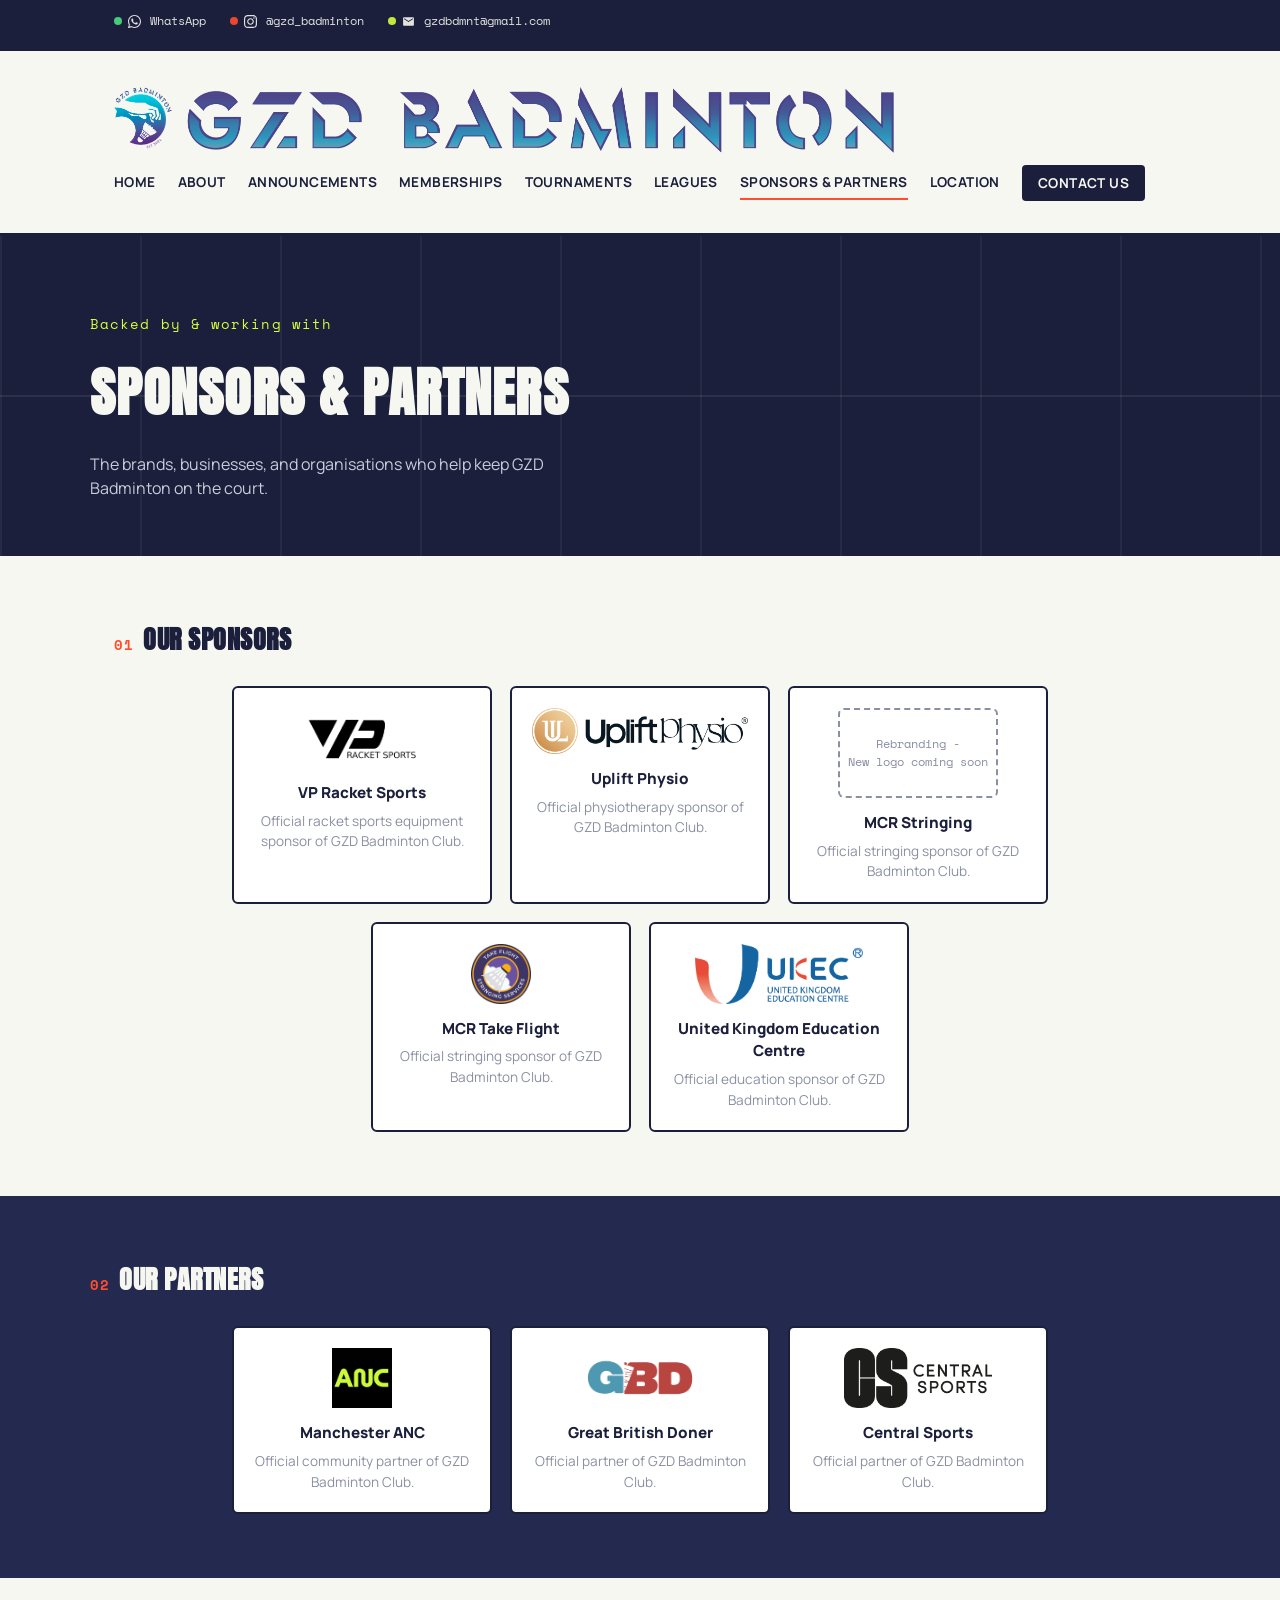
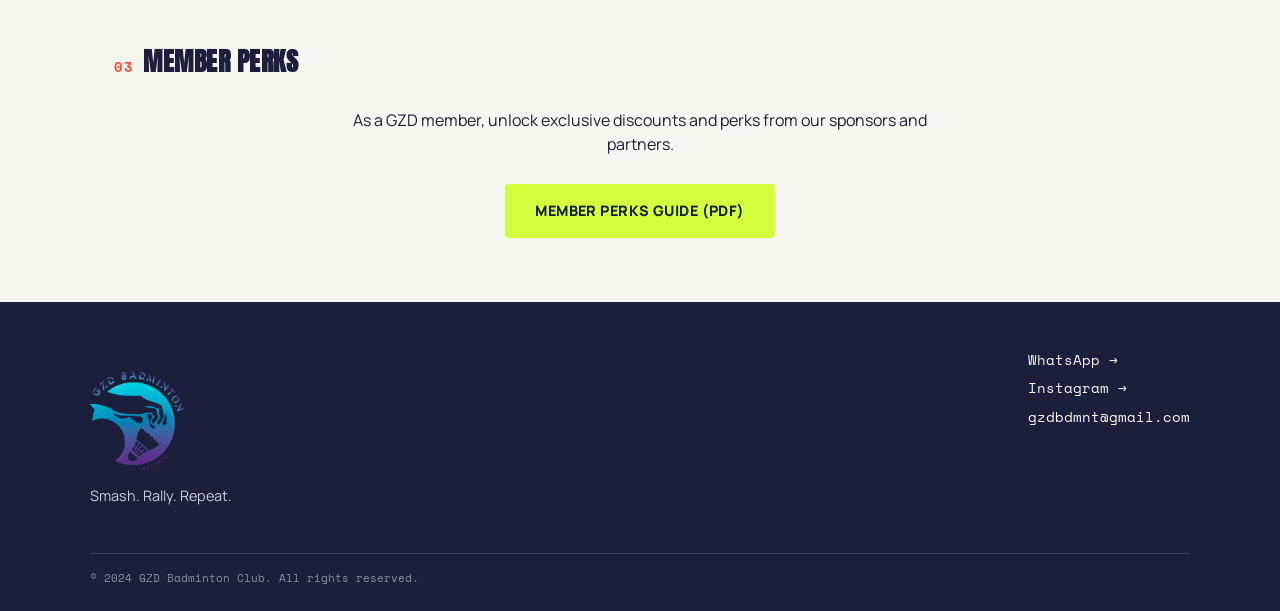
<file: partnerships.html>
<!DOCTYPE html>
<html lang="en">
<head>
<meta charset="UTF-8">
<meta http-equiv="refresh" content="0; url=sponsors.html#partners">
<link rel="canonical" href="sponsors.html">
<title>Sponsors & Partners  -  GZD Badminton Club</title>
<meta name="viewport" content="width=device-width, initial-scale=1.0">
</head>
<body>
<p>Our partners are now listed together with our sponsors - redirecting to <a href="sponsors.html#partners">Sponsors &amp; Partners</a>.</p>
</body>
</html>
</file>
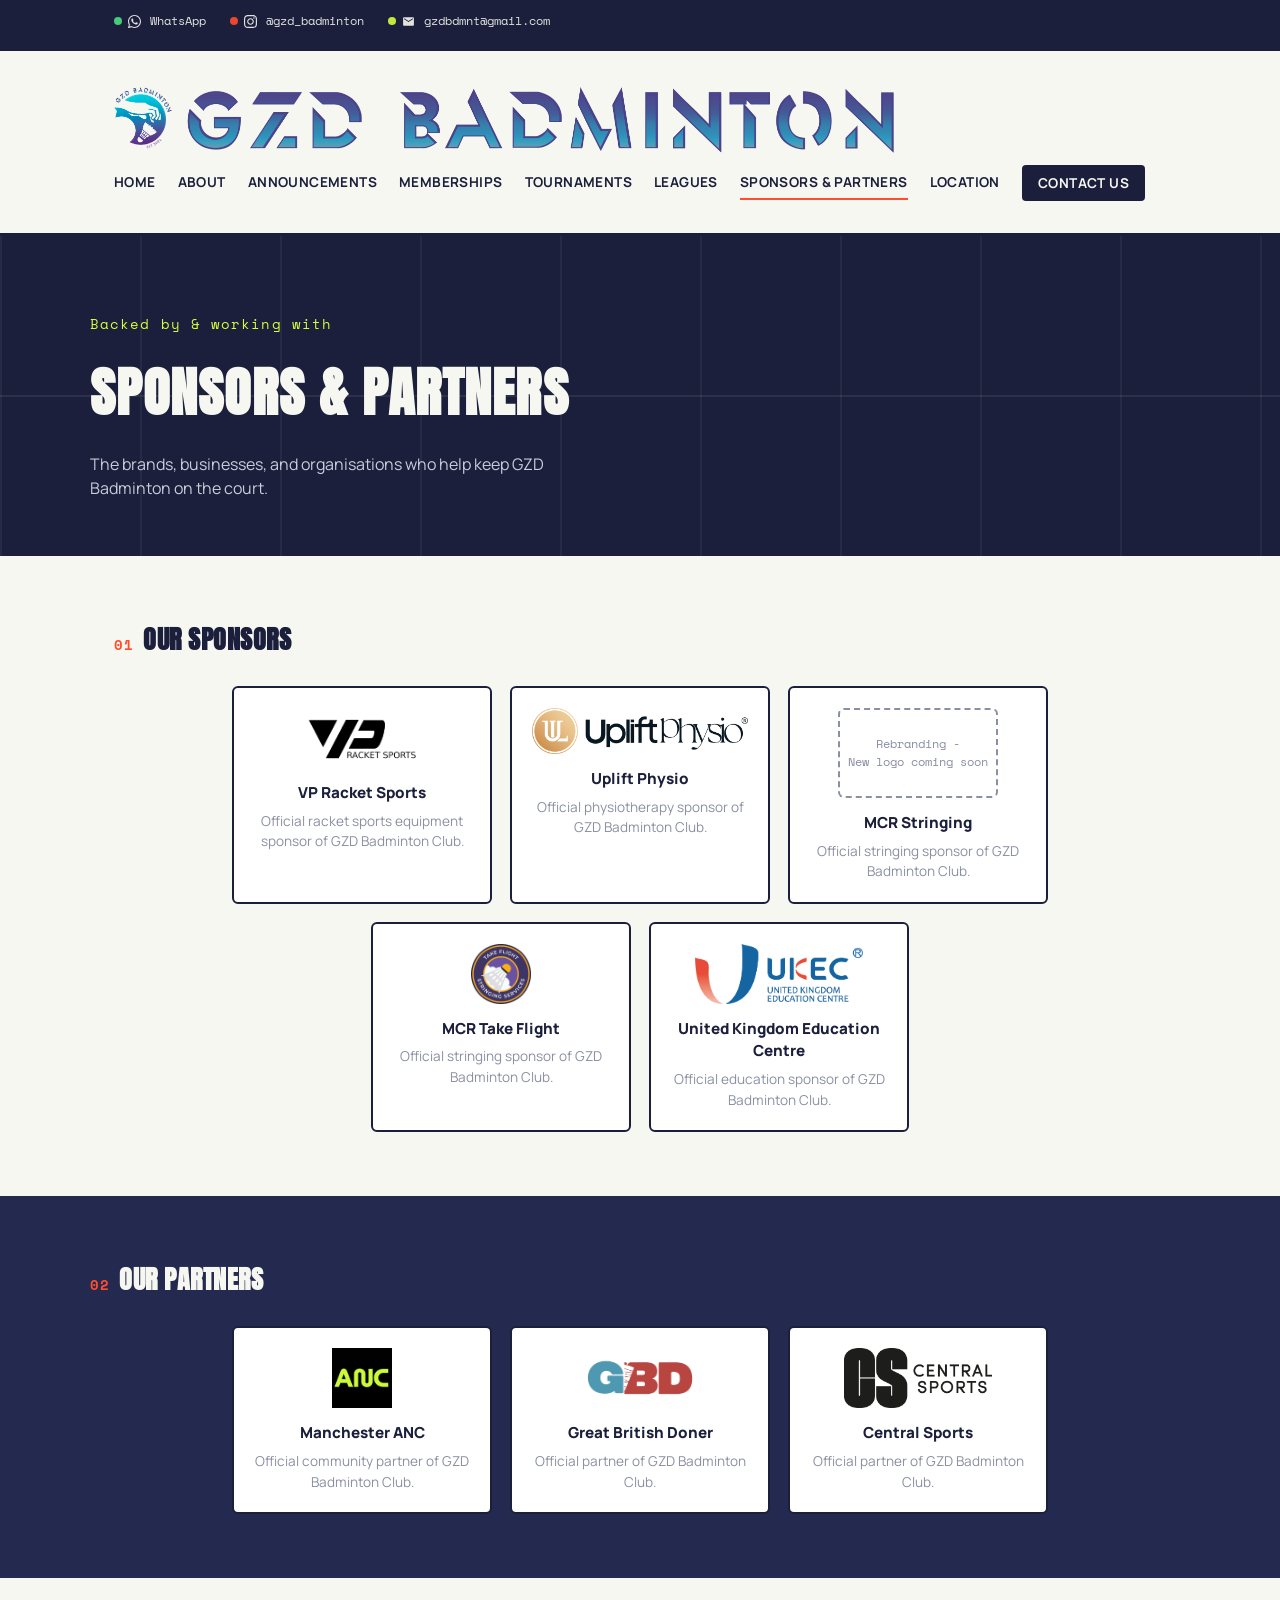
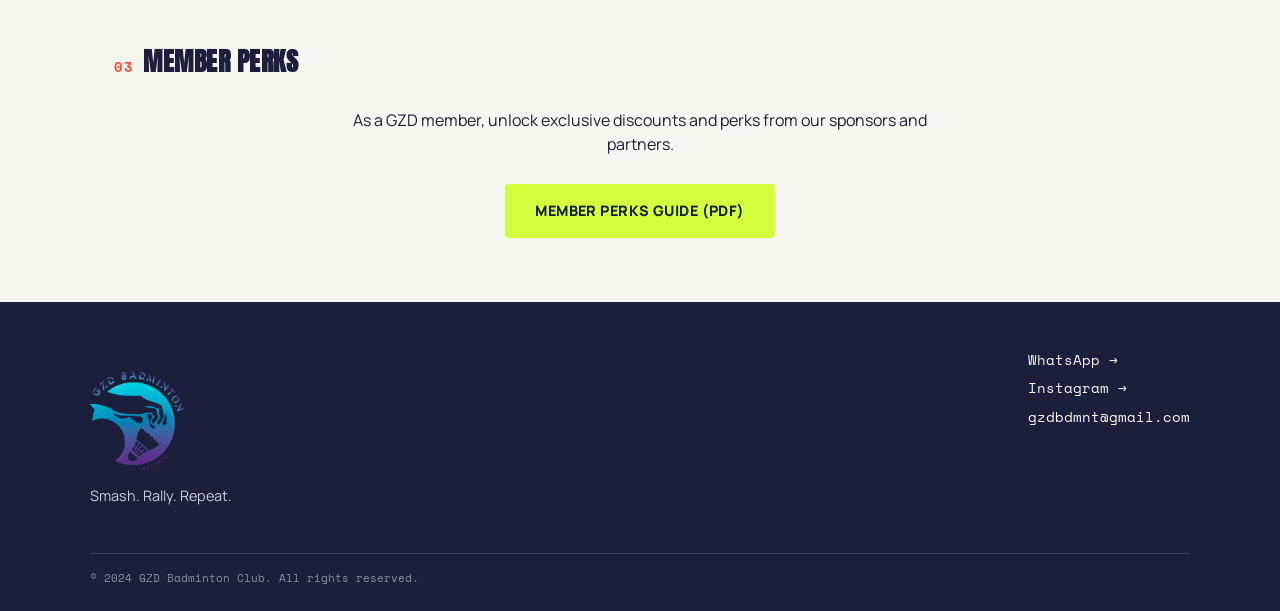
<file: sponsors.html>
<!DOCTYPE html>
<html lang="en">
<head>
<meta charset="UTF-8">
<meta name="viewport" content="width=device-width, initial-scale=1.0">
<title>Sponsors & Partners  -  GZD Badminton Club</title>
<meta name="description" content="Meet the sponsors and partners supporting GZD Badminton Club.">
<meta property="og:type" content="website">
<meta property="og:title" content="Sponsors & Partners - GZD Badminton Club">
<meta property="og:description" content="Meet the sponsors and partners supporting GZD Badminton Club.">
<meta property="og:image" content="https://gzdbadminton.club/assets/images/og-preview.jpg">
<meta property="og:image:width" content="1200">
<meta property="og:image:height" content="630">
<meta property="og:url" content="https://gzdbadminton.club/sponsors.html">
<meta name="twitter:card" content="summary_large_image">
<link rel="stylesheet" href="css/styles.css">
<link rel="icon" type="image/png" href="assets/images/club-badge.png">
<link rel="preconnect" href="https://fonts.googleapis.com">
<link href="https://fonts.googleapis.com/css2?family=Anton&family=Space+Mono:wght@400;700&family=Manrope:wght@400;500;700;800&display=swap" rel="stylesheet">
</head>
<body>

<!-- ============ TOP CONTACT STRIP ============ -->
<div class="contact-strip">
  <div class="contact-strip-inner">
    <a href="https://wa.me/447825700395" target="_blank" rel="noopener" class="contact-link">
      <span class="dot dot-wa"></span>
      <svg xmlns="http://www.w3.org/2000/svg" width="13" height="13" viewBox="0 0 24 24" fill="currentColor" aria-hidden="true" style="vertical-align:middle;margin-right:3px"><path d="M17.472 14.382c-.297-.149-1.758-.867-2.03-.967-.273-.099-.471-.148-.67.15-.197.297-.767.966-.94 1.164-.173.199-.347.223-.644.075-.297-.15-1.255-.463-2.39-1.475-.883-.788-1.48-1.761-1.653-2.059-.173-.297-.018-.458.13-.606.134-.133.298-.347.446-.52.149-.174.198-.298.298-.497.099-.198.05-.371-.025-.52-.075-.149-.669-1.612-.916-2.207-.242-.579-.487-.5-.669-.51-.173-.008-.371-.01-.57-.01-.198 0-.52.074-.792.372-.272.297-1.04 1.016-1.04 2.479 0 1.462 1.065 2.875 1.213 3.074.149.198 2.096 3.2 5.077 4.487.709.306 1.262.489 1.694.625.712.227 1.36.195 1.871.118.571-.085 1.758-.719 2.006-1.413.248-.694.248-1.289.173-1.413-.074-.124-.272-.198-.57-.347z"/><path d="M12 0C5.373 0 0 5.373 0 12c0 2.116.553 4.103 1.522 5.828L.057 23.571a.5.5 0 0 0 .611.657l5.913-1.55A11.95 11.95 0 0 0 12 24c6.627 0 12-5.373 12-12S18.627 0 12 0zm0 22c-1.907 0-3.686-.523-5.205-1.431l-.373-.223-3.868 1.014.973-3.77-.244-.389A9.96 9.96 0 0 1 2 12C2 6.477 6.477 2 12 2s10 4.477 10 10-4.477 10-10 10z"/></svg> WhatsApp
    </a>
    <a href="https://instagram.com/gzd_badminton" target="_blank" rel="noopener" class="contact-link">
      <span class="dot dot-ig"></span>
      <svg xmlns="http://www.w3.org/2000/svg" width="13" height="13" viewBox="0 0 24 24" fill="currentColor" aria-hidden="true" style="vertical-align:middle;margin-right:3px"><path d="M12 2.163c3.204 0 3.584.012 4.85.07 3.252.148 4.771 1.691 4.919 4.919.058 1.265.069 1.645.069 4.849 0 3.205-.012 3.584-.069 4.849-.149 3.225-1.664 4.771-4.919 4.919-1.266.058-1.644.07-4.85.07-3.204 0-3.584-.012-4.849-.07-3.26-.149-4.771-1.699-4.919-4.92-.058-1.265-.07-1.644-.07-4.849 0-3.204.013-3.583.07-4.849.149-3.227 1.664-4.771 4.919-4.919 1.266-.057 1.645-.069 4.849-.069zm0-2.163c-3.259 0-3.667.014-4.947.072-4.358.2-6.78 2.618-6.98 6.98-.059 1.281-.073 1.689-.073 4.948 0 3.259.014 3.668.072 4.948.2 4.358 2.618 6.78 6.98 6.98 1.281.058 1.689.072 4.948.072 3.259 0 3.668-.014 4.948-.072 4.354-.2 6.782-2.618 6.979-6.98.059-1.28.073-1.689.073-4.948 0-3.259-.014-3.667-.072-4.947-.196-4.354-2.617-6.78-6.979-6.98-1.281-.059-1.69-.073-4.949-.073zm0 5.838c-3.403 0-6.162 2.759-6.162 6.162s2.759 6.163 6.162 6.163 6.162-2.759 6.162-6.163c0-3.403-2.759-6.162-6.162-6.162zm0 10.162c-2.209 0-4-1.79-4-4 0-2.209 1.791-4 4-4s4 1.791 4 4c0 2.21-1.791 4-4 4zm6.406-11.845c-.796 0-1.441.645-1.441 1.44s.645 1.44 1.441 1.44c.795 0 1.439-.645 1.439-1.44s-.644-1.44-1.439-1.44z"/></svg> @gzd_badminton
    </a>
    <a href="mailto:gzdbdmnt@gmail.com" class="contact-link">
      <span class="dot dot-mail"></span>
      <svg xmlns="http://www.w3.org/2000/svg" width="13" height="13" viewBox="0 0 24 24" fill="currentColor" aria-hidden="true" style="vertical-align:middle;margin-right:3px"><path d="M20 4H4c-1.1 0-2 .9-2 2v12c0 1.1.9 2 2 2h16c1.1 0 2-.9 2-2V6c0-1.1-.9-2-2-2zm0 4l-8 5-8-5V6l8 5 8-5v2z"/></svg> gzdbdmnt@gmail.com
    </a>
  </div>
</div>

<!-- ============ HEADER / NAV ============ -->
<header class="site-header">
  <div class="header-inner">
    <a href="index.html" class="logo">
      <img src="assets/images/club-wordmark.png" alt="GZD Badminton" class="logo-img">
    </a>
    <button id="nav-toggle-btn" class="nav-toggle-btn" aria-label="Toggle navigation" aria-expanded="false">
      <span></span><span></span><span></span>
    </button>
    <nav class="main-nav">
      <a href="index.html">Home</a>
      <a href="about.html">About</a>
      <a href="announcements.html">Announcements</a>
      <a href="membership.html">Memberships</a>
      <a href="tournaments.html">Tournaments</a>
      <a href="leagues.html">Leagues</a>
      <a href="sponsors.html" class="active">Sponsors &amp; Partners</a>
      <a href="location.html">Location</a>
      <a href="contact.html" class="nav-cta">Contact Us</a>
    </nav>
  </div>
</header>

<!-- ============ PAGE BANNER ============ -->
<section class="page-banner">
  <div class="hero-court-lines" aria-hidden="true"></div>
  <div class="page-banner-inner">
    <p class="eyebrow">Backed by &amp; working with</p>
    <h1 class="page-title">SPONSORS &amp; PARTNERS</h1>
    <p class="page-sub">The brands, businesses, and organisations who help keep GZD Badminton on the court.</p>
  </div>
</section>

<!-- ============ SPONSORS ============ -->
<section class="section" id="sponsors">
  <div class="section-head">
    <h2><span class="num">01</span> Our Sponsors</h2>
  </div>
  <div class="sponsor-grid">
    <a href="https://vpracketsports.co.uk/" target="_blank" rel="noopener" class="sponsor-card">
      <img src="assets/images/VP_Logo_RS_Horizontal.png" alt="VP Racket Sports logo" class="sponsor-logo-img">
      <h4>VP Racket Sports</h4>
      <p class="sponsor-blurb">Official racket sports equipment sponsor of GZD Badminton Club.</p>
    </a>
    <a href="https://www.upliftphysio.co.uk/" target="_blank" rel="noopener" class="sponsor-card">
      <img src="assets/images/Uplift_physio_logo.webp" alt="Uplift Physio logo" class="sponsor-logo-img">
      <h4>Uplift Physio</h4>
      <p class="sponsor-blurb">Official physiotherapy sponsor of GZD Badminton Club.</p>
    </a>
    <div class="sponsor-card">
      <div class="sponsor-slot">Rebranding -<br>New logo coming soon</div>
      <h4>MCR Stringing</h4>
      <p class="sponsor-blurb">Official stringing sponsor of GZD Badminton Club.</p>
    </div>
    <a href="https://www.instagram.com/takeflightstringing/" target="_blank" rel="noopener" class="sponsor-card">
      <img src="assets/images/MCR_Take_Flight_logo.png" alt="MCR Take Flight logo" class="sponsor-logo-img">
      <h4>MCR Take Flight</h4>
      <p class="sponsor-blurb">Official stringing sponsor of GZD Badminton Club.</p>
    </a>
    <a href="https://www.uk-education-centre.com/" target="_blank" rel="noopener" class="sponsor-card">
      <img src="assets/images/UKEC_logo.png" alt="UKEC - United Kingdom Education Centre logo" class="sponsor-logo-img">
      <h4>United Kingdom Education Centre</h4>
      <p class="sponsor-blurb">Official education sponsor of GZD Badminton Club.</p>
    </a>
  </div>
</section>

<!-- ============ PARTNERS ============ -->
<section class="section section-dark" id="partners">
  <div class="section-head">
    <h2><span class="num">02</span> Our Partners</h2>
  </div>
  <div class="sponsor-grid">
    <a href="https://www.instagram.com/manchester.anc/" target="_blank" rel="noopener" class="sponsor-card">
      <img src="assets/images/Manchester_ANC_logo.jpg" alt="Manchester ANC logo" class="sponsor-logo-img">
      <h4>Manchester ANC</h4>
      <p class="sponsor-blurb">Official community partner of GZD Badminton Club.</p>
    </a>
    <a href="https://www.greatbritishdoner.com/" target="_blank" rel="noopener" class="sponsor-card">
      <img src="assets/images/great-british-doner-logo.png" alt="Great British Doner logo" class="sponsor-logo-img">
      <h4>Great British Doner</h4>
      <p class="sponsor-blurb">Official partner of GZD Badminton Club.</p>
    </a>
    <a href="https://centralsports.co.uk/" target="_blank" rel="noopener" class="sponsor-card">
      <img src="assets/images/Central_Sports_LOGO_BLACK.png" alt="Central Sports logo" class="sponsor-logo-img">
      <h4>Central Sports</h4>
      <p class="sponsor-blurb">Official partner of GZD Badminton Club.</p>
    </a>
  </div>
</section>

<!-- ============ MEMBER PERKS ============ -->
<section class="section" id="perks">
  <div class="section-head">
    <h2><span class="num">03</span> Member Perks</h2>
  </div>
  <p style="text-align:center;max-width:640px;margin:0 auto;">As a GZD member, unlock exclusive discounts and perks from our sponsors and partners.</p>
  <div style="text-align:center;margin-top:28px;">
    <a href="assets/GZD_Member_Perks.pdf" target="_blank" rel="noopener" class="btn btn-primary">Member Perks Guide (PDF)</a>
  </div>
</section>

<!-- ============ FOOTER ============ -->
<footer class="site-footer">
  <div class="footer-inner">
    <div>
      <p class="logo footer-logo"><img src="assets/images/club-badge.png" alt="GZD Badminton" class="footer-logo-img"></p>
      <p class="footer-tagline">Smash. Rally. Repeat.</p>
    </div>
    <div class="footer-contact">
      <a href="https://wa.me/447825700395" target="_blank" rel="noopener">WhatsApp &rarr;</a>
      <a href="https://instagram.com/gzd_badminton" target="_blank" rel="noopener">Instagram &rarr;</a>
      <a href="mailto:gzdbdmnt@gmail.com">gzdbdmnt@gmail.com</a>
    </div>
  </div>
  <p class="footer-copyright">&copy; 2024 GZD Badminton Club. All rights reserved.</p>
</footer>

<script src="js/nav.js"></script>
</body>
</html>
</file>
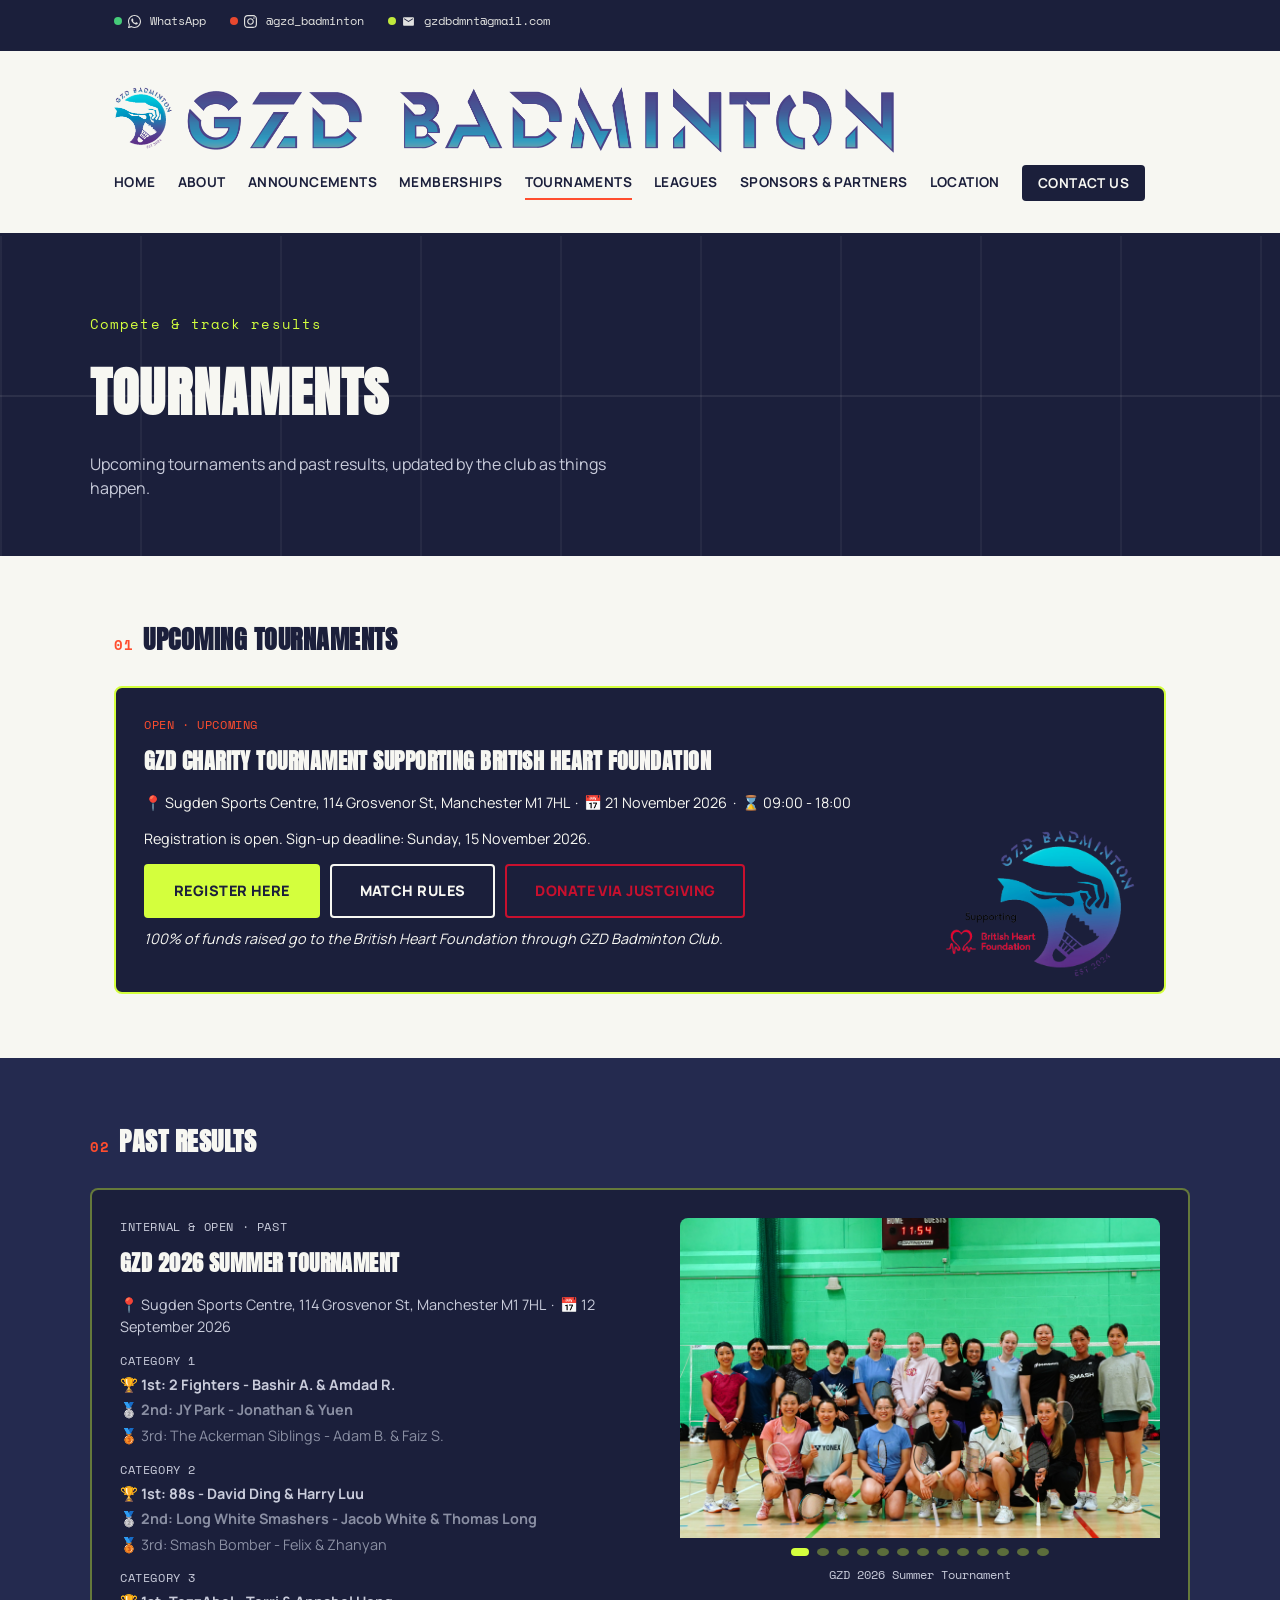
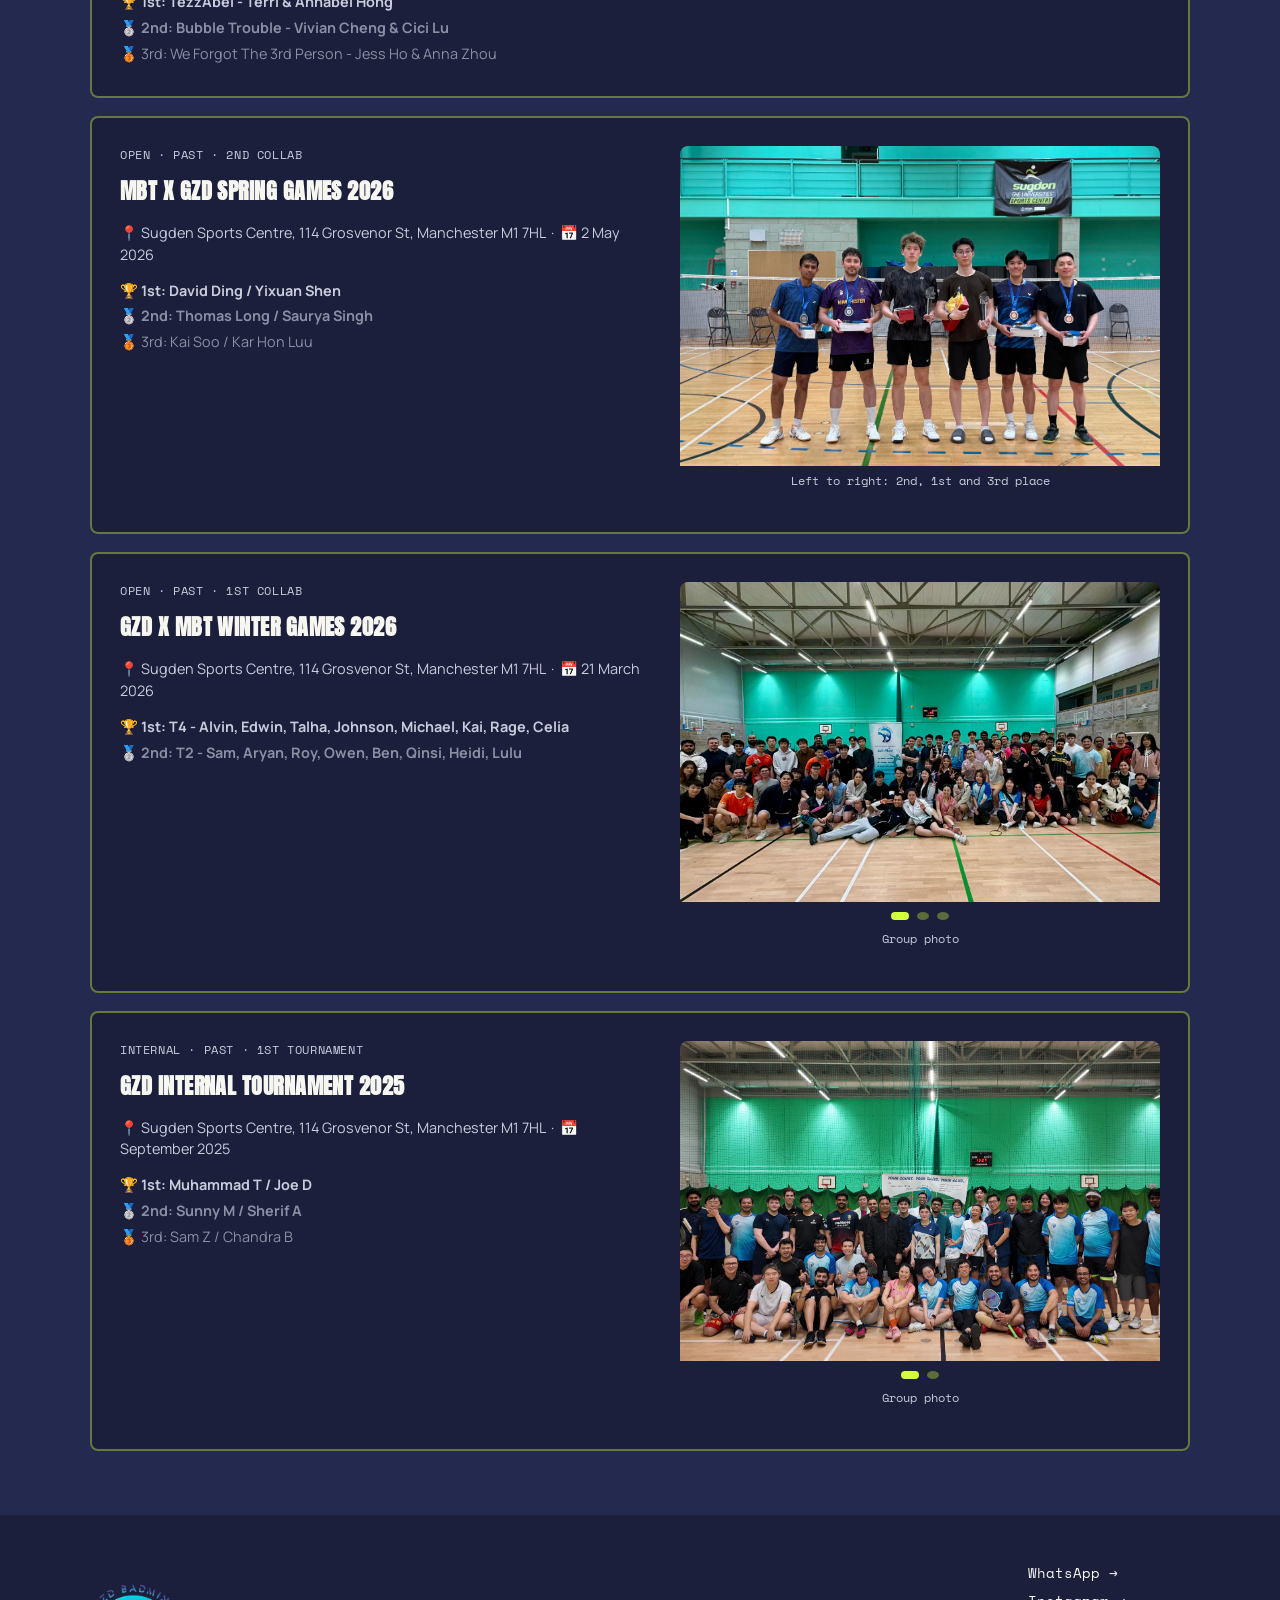
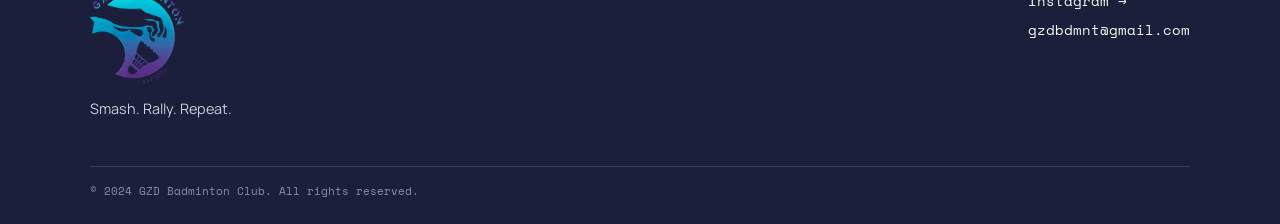
<file: tournaments.html>
<!DOCTYPE html>
<html lang="en">
<head>
<meta charset="UTF-8">
<meta name="viewport" content="width=device-width, initial-scale=1.0">
<title>Tournaments  -  GZD Badminton Club</title>
<meta name="description" content="Upcoming and past tournaments hosted by GZD Badminton Club.">
<meta property="og:type" content="website">
<meta property="og:title" content="Tournaments - GZD Badminton Club">
<meta property="og:description" content="Upcoming and past tournaments hosted by GZD Badminton Club.">
<meta property="og:image" content="https://gzdbadminton.club/assets/images/og-preview.jpg">
<meta property="og:image:width" content="1200">
<meta property="og:image:height" content="630">
<meta property="og:url" content="https://gzdbadminton.club/tournaments.html">
<meta name="twitter:card" content="summary_large_image">
<link rel="stylesheet" href="css/styles.css">
<link rel="icon" type="image/png" href="assets/images/club-badge.png">
<link rel="preconnect" href="https://fonts.googleapis.com">
<link href="https://fonts.googleapis.com/css2?family=Anton&family=Space+Mono:wght@400;700&family=Manrope:wght@400;500;700;800&display=swap" rel="stylesheet">
</head>
<body>

<!-- ============ TOP CONTACT STRIP ============ -->
<div class="contact-strip">
  <div class="contact-strip-inner">
    <a href="https://wa.me/447825700395" target="_blank" rel="noopener" class="contact-link">
      <span class="dot dot-wa"></span>
      <svg xmlns="http://www.w3.org/2000/svg" width="13" height="13" viewBox="0 0 24 24" fill="currentColor" aria-hidden="true" style="vertical-align:middle;margin-right:3px"><path d="M17.472 14.382c-.297-.149-1.758-.867-2.03-.967-.273-.099-.471-.148-.67.15-.197.297-.767.966-.94 1.164-.173.199-.347.223-.644.075-.297-.15-1.255-.463-2.39-1.475-.883-.788-1.48-1.761-1.653-2.059-.173-.297-.018-.458.13-.606.134-.133.298-.347.446-.52.149-.174.198-.298.298-.497.099-.198.05-.371-.025-.52-.075-.149-.669-1.612-.916-2.207-.242-.579-.487-.5-.669-.51-.173-.008-.371-.01-.57-.01-.198 0-.52.074-.792.372-.272.297-1.04 1.016-1.04 2.479 0 1.462 1.065 2.875 1.213 3.074.149.198 2.096 3.2 5.077 4.487.709.306 1.262.489 1.694.625.712.227 1.36.195 1.871.118.571-.085 1.758-.719 2.006-1.413.248-.694.248-1.289.173-1.413-.074-.124-.272-.198-.57-.347z"/><path d="M12 0C5.373 0 0 5.373 0 12c0 2.116.553 4.103 1.522 5.828L.057 23.571a.5.5 0 0 0 .611.657l5.913-1.55A11.95 11.95 0 0 0 12 24c6.627 0 12-5.373 12-12S18.627 0 12 0zm0 22c-1.907 0-3.686-.523-5.205-1.431l-.373-.223-3.868 1.014.973-3.77-.244-.389A9.96 9.96 0 0 1 2 12C2 6.477 6.477 2 12 2s10 4.477 10 10-4.477 10-10 10z"/></svg> WhatsApp
    </a>
    <a href="https://instagram.com/gzd_badminton" target="_blank" rel="noopener" class="contact-link">
      <span class="dot dot-ig"></span>
      <svg xmlns="http://www.w3.org/2000/svg" width="13" height="13" viewBox="0 0 24 24" fill="currentColor" aria-hidden="true" style="vertical-align:middle;margin-right:3px"><path d="M12 2.163c3.204 0 3.584.012 4.85.07 3.252.148 4.771 1.691 4.919 4.919.058 1.265.069 1.645.069 4.849 0 3.205-.012 3.584-.069 4.849-.149 3.225-1.664 4.771-4.919 4.919-1.266.058-1.644.07-4.85.07-3.204 0-3.584-.012-4.849-.07-3.26-.149-4.771-1.699-4.919-4.92-.058-1.265-.07-1.644-.07-4.849 0-3.204.013-3.583.07-4.849.149-3.227 1.664-4.771 4.919-4.919 1.266-.057 1.645-.069 4.849-.069zm0-2.163c-3.259 0-3.667.014-4.947.072-4.358.2-6.78 2.618-6.98 6.98-.059 1.281-.073 1.689-.073 4.948 0 3.259.014 3.668.072 4.948.2 4.358 2.618 6.78 6.98 6.98 1.281.058 1.689.072 4.948.072 3.259 0 3.668-.014 4.948-.072 4.354-.2 6.782-2.618 6.979-6.98.059-1.28.073-1.689.073-4.948 0-3.259-.014-3.667-.072-4.947-.196-4.354-2.617-6.78-6.979-6.98-1.281-.059-1.69-.073-4.949-.073zm0 5.838c-3.403 0-6.162 2.759-6.162 6.162s2.759 6.163 6.162 6.163 6.162-2.759 6.162-6.163c0-3.403-2.759-6.162-6.162-6.162zm0 10.162c-2.209 0-4-1.79-4-4 0-2.209 1.791-4 4-4s4 1.791 4 4c0 2.21-1.791 4-4 4zm6.406-11.845c-.796 0-1.441.645-1.441 1.44s.645 1.44 1.441 1.44c.795 0 1.439-.645 1.439-1.44s-.644-1.44-1.439-1.44z"/></svg> @gzd_badminton
    </a>
    <a href="mailto:gzdbdmnt@gmail.com" class="contact-link">
      <span class="dot dot-mail"></span>
      <svg xmlns="http://www.w3.org/2000/svg" width="13" height="13" viewBox="0 0 24 24" fill="currentColor" aria-hidden="true" style="vertical-align:middle;margin-right:3px"><path d="M20 4H4c-1.1 0-2 .9-2 2v12c0 1.1.9 2 2 2h16c1.1 0 2-.9 2-2V6c0-1.1-.9-2-2-2zm0 4l-8 5-8-5V6l8 5 8-5v2z"/></svg> gzdbdmnt@gmail.com
    </a>
  </div>
</div>

<!-- ============ HEADER / NAV ============ -->
<header class="site-header">
  <div class="header-inner">
    <a href="index.html" class="logo">
      <img src="assets/images/club-wordmark.png" alt="GZD Badminton" class="logo-img">
    </a>
    <button id="nav-toggle-btn" class="nav-toggle-btn" aria-label="Toggle navigation" aria-expanded="false">
      <span></span><span></span><span></span>
    </button>
    <nav class="main-nav">
      <a href="index.html">Home</a>
      <a href="about.html">About</a>
      <a href="announcements.html">Announcements</a>
      <a href="membership.html">Memberships</a>
      <a href="tournaments.html" class="active">Tournaments</a>
      <a href="leagues.html">Leagues</a>
      <a href="sponsors.html">Sponsors &amp; Partners</a>
      <a href="location.html">Location</a>
      <a href="contact.html" class="nav-cta">Contact Us</a>
    </nav>
  </div>
</header>

<!-- ============ PAGE BANNER ============ -->
<section class="page-banner">
  <div class="hero-court-lines" aria-hidden="true"></div>
  <div class="page-banner-inner">
    <p class="eyebrow">Compete &amp; track results</p>
    <h1 class="page-title">TOURNAMENTS</h1>
    <p class="page-sub">Upcoming tournaments and past results, updated by the club as things happen.</p>
  </div>
</section>

<!-- ============ UPCOMING ============ -->
<!--
  MAINTENANCE NOTE: when a tournament's date passes, manually
  move its card from this section down into "Past Results"
  below, and add the Result text. There's no automatic logic
  on this static site  -  this is a manual step each time.
-->
<section class="section">
  <div class="section-head">
    <h2><span class="num">01</span> Upcoming Tournaments</h2>
  </div>
  <div class="tournament-list">
    <div class="tournament-card-full has-corner-logo">
      <img src="assets/images/gzd-bhf-charity-logo.png" alt="GZD Badminton supporting British Heart Foundation" class="tournament-corner-logo">
      <div class="tournament-info">
        <p class="tournament-tag">OPEN &middot; UPCOMING</p>
        <h3>GZD Charity Tournament Supporting British Heart Foundation</h3>
        <p class="tournament-meta">&#128205; Sugden Sports Centre, 114 Grosvenor St, Manchester M1 7HL &nbsp;&middot;&nbsp; &#128197; 21 November 2026 &nbsp;&middot;&nbsp; &#8987; 09:00 - 18:00</p>
        <p class="tournament-meta">Registration is open. Sign-up deadline: Sunday, 15 November 2026.</p>
        <div style="display:flex;flex-wrap:wrap;gap:10px;margin-top:10px;">
          <a href="https://forms.gle/XWTecvfDQEkiqYcP7" target="_blank" rel="noopener" class="btn btn-primary">Register Here</a>
          <a href="assets/Nov_2026_Tournament/Rules.png" target="_blank" rel="noopener" class="btn btn-ghost">Match Rules</a>
          <a href="https://www.justgiving.com/page/gzd-badminton-for-bhf" target="_blank" rel="noopener" class="btn btn-ghost btn-bhf-red">Donate via JustGiving</a>
        </div>
        <p class="tournament-meta" style="margin-top:10px;font-style:italic;">100% of funds raised go to the British Heart Foundation through GZD Badminton Club.</p>
      </div>
    </div>
  </div>
</section>

<!-- ============ PAST RESULTS ============ -->
<section class="section section-dark">
  <div class="section-head">
    <h2><span class="num">02</span> Past Results</h2>
  </div>
  <div class="tournament-list">

    <!-- GZD 2026 Summer Tournament — 12 September 2026 (most recent) -->
    <div class="tournament-card-full">
      <div class="tournament-info">
        <p class="tournament-tag">INTERNAL &amp; OPEN &middot; PAST</p>
        <h3>GZD 2026 Summer Tournament</h3>
        <p class="tournament-meta">&#128205; Sugden Sports Centre, 114 Grosvenor St, Manchester M1 7HL &nbsp;&middot;&nbsp; &#128197; 12 September 2026</p>
        <div class="result-block">
          <p class="result-category">Category 1</p>
          <p class="result-text">&#127942; 1st: 2 Fighters - Bashir A. &amp; Amdad R.</p>
          <p class="result-text result-2nd">&#129352; 2nd: JY Park - Jonathan &amp; Yuen</p>
          <p class="result-text result-3rd">&#129353; 3rd: The Ackerman Siblings - Adam B. &amp; Faiz S.</p>
          <p class="result-category">Category 2</p>
          <p class="result-text">&#127942; 1st: 88s - David Ding &amp; Harry Luu</p>
          <p class="result-text result-2nd">&#129352; 2nd: Long White Smashers - Jacob White &amp; Thomas Long</p>
          <p class="result-text result-3rd">&#129353; 3rd: Smash Bomber - Felix &amp; Zhanyan</p>
          <p class="result-category">Category 3</p>
          <p class="result-text">&#127942; 1st: TezzAbel - Terri &amp; Annabel Hong</p>
          <p class="result-text result-2nd">&#129352; 2nd: Bubble Trouble - Vivian Cheng &amp; Cici Lu</p>
          <p class="result-text result-3rd">&#129353; 3rd: We Forgot The 3rd Person - Jess Ho &amp; Anna Zhou</p>
        </div>
      </div>
      <div class="carousel" data-autoplay="4000">
        <div class="carousel-track">
          <img src="assets/images/tournaments/gzd-sept-2026/DSC07845.jpeg" alt="GZD 2026 Summer Tournament photo 1" class="carousel-img" data-caption="GZD 2026 Summer Tournament">
          <img src="assets/images/tournaments/gzd-sept-2026/IMG_4529.jpeg" alt="GZD 2026 Summer Tournament photo 2" class="carousel-img" data-caption="GZD 2026 Summer Tournament">
          <img src="assets/images/tournaments/gzd-sept-2026/IMG_4531.jpeg" alt="GZD 2026 Summer Tournament photo 3" class="carousel-img" data-caption="GZD 2026 Summer Tournament">
          <img src="assets/images/tournaments/gzd-sept-2026/IMG_4532.jpeg" alt="GZD 2026 Summer Tournament photo 4" class="carousel-img" data-caption="GZD 2026 Summer Tournament">
          <img src="assets/images/tournaments/gzd-sept-2026/IMG_4533.jpeg" alt="GZD 2026 Summer Tournament photo 5" class="carousel-img" data-caption="GZD 2026 Summer Tournament">
          <img src="assets/images/tournaments/gzd-sept-2026/IMG_4534.jpeg" alt="GZD 2026 Summer Tournament photo 6" class="carousel-img" data-caption="GZD 2026 Summer Tournament">
          <img src="assets/images/tournaments/gzd-sept-2026/IMG_4536.jpeg" alt="GZD 2026 Summer Tournament photo 7" class="carousel-img" data-caption="GZD 2026 Summer Tournament">
          <img src="assets/images/tournaments/gzd-sept-2026/IMG_4538.jpeg" alt="GZD 2026 Summer Tournament photo 8" class="carousel-img" data-caption="GZD 2026 Summer Tournament">
          <img src="assets/images/tournaments/gzd-sept-2026/IMG_4539.jpeg" alt="GZD 2026 Summer Tournament photo 9" class="carousel-img" data-caption="GZD 2026 Summer Tournament">
          <img src="assets/images/tournaments/gzd-sept-2026/IMG_4540.jpeg" alt="GZD 2026 Summer Tournament photo 10" class="carousel-img" data-caption="GZD 2026 Summer Tournament">
          <img src="assets/images/tournaments/gzd-sept-2026/IMG_4541.jpeg" alt="GZD 2026 Summer Tournament photo 11" class="carousel-img" data-caption="GZD 2026 Summer Tournament">
          <img src="assets/images/tournaments/gzd-sept-2026/IMG_4542.jpeg" alt="GZD 2026 Summer Tournament photo 12" class="carousel-img" data-caption="GZD 2026 Summer Tournament">
          <img src="assets/images/tournaments/gzd-sept-2026/IMG_4563.jpeg" alt="GZD 2026 Summer Tournament photo 13" class="carousel-img" data-caption="GZD 2026 Summer Tournament">
        </div>
        <div class="carousel-dots"></div>
        <p class="carousel-caption">GZD 2026 Summer Tournament</p>
      </div>
    </div>


    <!-- MBT x GZD Spring Games — 2 May 2026 (most recent first) -->
    <div class="tournament-card-full">
      <div class="tournament-info">
        <p class="tournament-tag">OPEN &middot; PAST &middot; 2ND COLLAB</p>
        <h3>MBT x GZD Spring Games 2026</h3>
        <p class="tournament-meta">&#128205; Sugden Sports Centre, 114 Grosvenor St, Manchester M1 7HL &nbsp;&middot;&nbsp; &#128197; 2 May 2026</p>
        <div class="result-block">
          <p class="result-text">&#127942; 1st: David Ding / Yixuan Shen</p>
          <p class="result-text result-2nd">&#129352; 2nd: Thomas Long / Saurya Singh</p>
          <p class="result-text result-3rd">&#129353; 3rd: Kai Soo / Kar Hon Luu</p>
        </div>
      </div>
      <div class="carousel" data-autoplay="4000">
        <div class="carousel-track">
          <img src="assets/images/tournaments/mbt-x-gzd-spring-2026/1.jpg" alt="MBT x GZD Spring Games 2026 photo 1" class="carousel-img" data-caption="Left to right: 2nd, 1st and 3rd place">
        </div>
        <p class="carousel-caption">Left to right: 2nd, 1st and 3rd place</p>
      </div>
    </div>

    <!-- GZD x MBT Winter Games — 21 March 2026 -->
    <div class="tournament-card-full">
      <div class="tournament-info">
        <p class="tournament-tag">OPEN &middot; PAST &middot; 1ST COLLAB</p>
        <h3>GZD x MBT Winter Games 2026</h3>
        <p class="tournament-meta">&#128205; Sugden Sports Centre, 114 Grosvenor St, Manchester M1 7HL &nbsp;&middot;&nbsp; &#128197; 21 March 2026</p>
        <div class="result-block">
          <p class="result-text">&#127942; 1st: T4 - Alvin, Edwin, Talha, Johnson, Michael, Kai, Rage, Celia</p>
          <p class="result-text result-2nd">&#129352; 2nd: T2 - Sam, Aryan, Roy, Owen, Ben, Qinsi, Heidi, Lulu</p>
        </div>
      </div>
      <div class="carousel" data-autoplay="4000">
        <div class="carousel-track">
          <img src="assets/images/tournaments/gzd-x-mbt-winter-2026/1.jpg" alt="GZD x MBT Winter Games 2026 photo 1" class="carousel-img" data-caption="Group photo">
          <img src="assets/images/tournaments/gzd-x-mbt-winter-2026/2.jpg" alt="GZD x MBT Winter Games 2026 photo 2" class="carousel-img" data-caption="1st place">
          <img src="assets/images/tournaments/gzd-x-mbt-winter-2026/3.jpg" alt="GZD x MBT Winter Games 2026 photo 3" class="carousel-img" data-caption="2nd place">
        </div>
        <div class="carousel-dots"></div>
        <p class="carousel-caption">Group photo</p>
      </div>
    </div>

    <!-- GZD Internal Tournament — September 2025 (oldest, at bottom) -->
    <div class="tournament-card-full">
      <div class="tournament-info">
        <p class="tournament-tag">INTERNAL &middot; PAST &middot; 1ST TOURNAMENT</p>
        <h3>GZD Internal Tournament 2025</h3>
        <p class="tournament-meta">&#128205; Sugden Sports Centre, 114 Grosvenor St, Manchester M1 7HL &nbsp;&middot;&nbsp; &#128197; September 2025</p>
        <div class="result-block">
          <p class="result-text">&#127942; 1st: Muhammad T / Joe D</p>
          <p class="result-text result-2nd">&#129352; 2nd: Sunny M / Sherif A</p>
          <p class="result-text result-3rd">&#129353; 3rd: Sam Z / Chandra B</p>
        </div>
      </div>
      <div class="carousel" data-autoplay="4000">
        <div class="carousel-track">
          <img src="assets/images/tournaments/gzd-internal-2025/1.jpg" alt="GZD Internal Tournament 2025 photo 1" class="carousel-img" data-caption="Group photo">
          <img src="assets/images/tournaments/gzd-internal-2025/2.jpg" alt="GZD Internal Tournament 2025 photo 2" class="carousel-img" data-caption="Left to right: 3rd, 1st and 2nd place">
        </div>
        <div class="carousel-dots"></div>
        <p class="carousel-caption">Group photo</p>
      </div>
    </div>

  </div>
</section>

<!-- ============ FOOTER ============ -->
<footer class="site-footer">
  <div class="footer-inner">
    <div>
      <p class="logo footer-logo"><img src="assets/images/club-badge.png" alt="GZD Badminton" class="footer-logo-img"></p>
      <p class="footer-tagline">Smash. Rally. Repeat.</p>
    </div>
    <div class="footer-contact">
      <a href="https://wa.me/447825700395" target="_blank" rel="noopener">WhatsApp &rarr;</a>
      <a href="https://instagram.com/gzd_badminton" target="_blank" rel="noopener">Instagram &rarr;</a>
      <a href="mailto:gzdbdmnt@gmail.com">gzdbdmnt@gmail.com</a>
    </div>
  </div>
  <p class="footer-copyright">&copy; 2024 GZD Badminton Club. All rights reserved.</p>
</footer>

<script src="js/nav.js"></script>
</body>
</html>
</file>
<file: css/styles.css>
/* ===== Tokens =====
   Color:
   --court-indigo   #1B1F3B  (deep background, indoor court-under-lights)
   --shuttle-white  #F7F7F2  (off-white, cork/feather)
   --volt           #D4FF3D  (energetic accent, primary CTA)
   --smash-orange   #FF4D2E  (secondary accent, urgency/tags)
   --line-grey      #8A8FA3  (muted text/lines)
   Type:
   Display: Anton (condensed, bold, scoreboard energy)
   Body: Manrope
   Data/utility: Space Mono (countdown, dates, tags)
*/

:root{
  --court-indigo:#1B1F3B;
  --court-indigo-2:#242A4F;
  --shuttle-white:#F7F7F2;
  --volt:#D4FF3D;
  --smash-orange:#FF4D2E;
  --line-grey:#8A8FA3;
  --max-w:1100px;
}

*{box-sizing:border-box;}
html{scroll-behavior:smooth;}
body{
  margin:0;
  background:var(--shuttle-white);
  color:var(--court-indigo);
  font-family:'Manrope',sans-serif;
  line-height:1.5;
  overflow-x:hidden;
}
a{color:inherit;text-decoration:none;}
h1,h2,h3{font-family:'Anton',sans-serif;letter-spacing:0.02em;margin:0;text-transform:uppercase;}

/* ===== Contact strip ===== */
.contact-strip{background:var(--court-indigo);color:var(--shuttle-white);font-family:'Space Mono',monospace;font-size:0.78rem;padding-bottom:8px;}
.contact-strip-inner{max-width:var(--max-w);margin:0 auto;padding:12px 24px;display:flex;gap:24px;flex-wrap:wrap;}
.contact-link{display:inline-flex;align-items:center;gap:6px;opacity:0.9;}
.contact-link:hover{opacity:1;color:var(--volt);}
.dot{width:8px;height:8px;border-radius:50%;display:inline-block;}
.dot-wa{background:#4ADE80;}
.dot-ig{background:var(--smash-orange);}
.dot-mail{background:var(--volt);}

/* ===== Header ===== */
.site-header{background:var(--shuttle-white);border-bottom:3px solid var(--court-indigo);}
.header-inner{max-width:var(--max-w);margin:0 auto;padding:32px 24px;display:flex;justify-content:space-between;align-items:center;flex-wrap:wrap;gap:12px;}
.logo{font-family:'Anton',sans-serif;font-size:1.3rem;letter-spacing:0.03em;display:flex;align-items:center;gap:8px;}
.logo-img{height:70px;width:auto;display:block;}
.main-nav{display:flex;gap:22px;align-items:center;flex-wrap:wrap;font-weight:700;font-size:0.85rem;text-transform:uppercase;letter-spacing:0.03em;}
.main-nav a{padding:6px 0;border-bottom:2px solid transparent;}
.main-nav a:hover,.main-nav a.active{border-bottom-color:var(--smash-orange);}
.nav-cta{background:var(--court-indigo);color:var(--shuttle-white)!important;padding:8px 16px!important;border-radius:4px;border-bottom:none!important;}
.nav-cta:hover{background:var(--smash-orange);border-bottom:none!important;}

/* ===== Hero ===== */
.hero{position:relative;background:var(--court-indigo);color:var(--shuttle-white);overflow:hidden;padding:90px 24px 110px;}
.hero-court-lines{position:absolute;inset:0;
  background-image:
    linear-gradient(transparent 0 calc(50% - 1px), rgba(247,247,242,0.08) calc(50% - 1px) calc(50% + 1px), transparent calc(50% + 1px) 100%),
    repeating-linear-gradient(90deg, rgba(247,247,242,0.05) 0 2px, transparent 2px 140px);
  pointer-events:none;
}
.hero-inner{max-width:var(--max-w);margin:0 auto;position:relative;}
.eyebrow{font-family:'Space Mono',monospace;color:var(--volt);font-size:0.85rem;letter-spacing:0.08em;margin-bottom:18px;}
.hero-title{font-size:clamp(3rem,8vw,5.5rem);line-height:0.95;}
.hero-title .accent{color:var(--volt);}
.hero-sub{max-width:480px;margin:24px 0 32px;color:#C9CCDB;}
.hero-actions{display:flex;gap:16px;flex-wrap:wrap;}

.btn{display:inline-block;padding:14px 28px;font-weight:800;font-size:0.9rem;text-transform:uppercase;letter-spacing:0.03em;border-radius:4px;border:2px solid transparent;cursor:pointer;}
.btn-primary{background:var(--volt);color:var(--court-indigo);}
.btn-primary:hover{background:var(--shuttle-white);}
.btn-ghost{border-color:var(--shuttle-white);color:var(--shuttle-white);}
.btn-ghost:hover{background:var(--shuttle-white);color:var(--court-indigo);}
.btn-outline-dark{border-color:var(--court-indigo);color:var(--court-indigo);background:transparent;}
.btn-outline-dark:hover{background:var(--court-indigo);color:var(--shuttle-white);}
.btn-bhf-red{border-color:#C8102E;color:#C8102E;}
.btn-bhf-red:hover{background:#C8102E;color:var(--shuttle-white);}
.btn-disabled{opacity:0.5;cursor:not-allowed;width:100%;margin-top:14px;}
.btn-disabled-inline{opacity:0.5;cursor:not-allowed;}

/* ===== Page banner (sub-pages) ===== */
.page-banner{position:relative;background:var(--court-indigo);color:var(--shuttle-white);overflow:hidden;padding:64px 24px 56px;}
.page-banner-inner{max-width:var(--max-w);margin:0 auto;position:relative;}
.page-title{font-size:clamp(2.2rem,6vw,3.4rem);}
.page-sub{max-width:520px;margin:18px 0 0;color:#C9CCDB;}

/* ===== Filters ===== */
.card-row.card-row-wide{grid-template-columns:1fr;}

/* ===== Sections ===== */
.section{max-width:var(--max-w);margin:0 auto;padding:64px 24px;}
.section-dark{background:var(--court-indigo-2);max-width:none;color:var(--shuttle-white);}
.section-dark > *{max-width:var(--max-w);margin-left:auto;margin-right:auto;}
.section-dark .tournament-meta,.section-dark p{color:#C9CCDB;}
.section-head{display:flex;justify-content:space-between;align-items:baseline;margin-bottom:28px;flex-wrap:wrap;gap:10px;}
.section-head h2{font-size:1.6rem;display:flex;align-items:baseline;gap:10px;}
.num{font-family:'Space Mono',monospace;font-size:0.9rem;color:var(--smash-orange);}
.see-all{font-family:'Space Mono',monospace;font-size:0.8rem;font-weight:700;border-bottom:2px solid currentColor;}

/* ===== Announcement cards ===== */
.card-row{display:grid;grid-template-columns:repeat(auto-fit,minmax(240px,1fr));gap:18px;}
.announcement-card{background:#fff;border:2px solid var(--court-indigo);border-radius:6px;padding:18px;}
.announcement-card .tag{font-family:'Space Mono',monospace;font-size:0.7rem;background:var(--volt);color:var(--court-indigo);padding:2px 8px;border-radius:3px;display:inline-block;margin-bottom:10px;font-weight:700;}
.announcement-card h4{margin:0 0 8px;font-size:1rem;font-weight:800;}
.announcement-card .date{font-family:'Space Mono',monospace;font-size:0.75rem;color:var(--line-grey);display:block;margin-top:10px;}
.announcement-card.announcement-with-image{display:flex;gap:24px;align-items:center;}
.announcement-content{flex:1 1 auto;min-width:0;}
.announcement-image-link{flex:0 0 auto;display:block;width:280px;max-width:38%;}
.announcement-card .announcement-image{display:block;width:100%;height:auto;object-fit:contain;border:2px solid var(--court-indigo);border-radius:8px;transition:opacity 0.15s ease;}
.announcement-image-link:hover .announcement-image{opacity:0.85;}
@media (max-width:640px){
  .announcement-card.announcement-with-image{flex-direction:column;}
  .announcement-image-link{width:100%;max-width:280px;align-self:center;}
}
.loading-msg,.error-msg{font-family:'Space Mono',monospace;color:var(--line-grey);}

/* ===== Membership page ===== */
.membership-image{display:block;max-width:600px;width:100%;margin:0 auto;border:2px solid var(--court-indigo);border-radius:8px;}
.section-dark .membership-image{border-color:var(--volt);}

/* ===== Tournament list (Tournaments page + homepage teaser) ===== */
.tournament-list{display:flex;flex-direction:column;gap:18px;}
.tournament-card-full{background:var(--court-indigo);border:2px solid var(--volt);border-radius:8px;padding:28px;display:flex;justify-content:space-between;gap:28px;flex-wrap:wrap;color:var(--shuttle-white);position:relative;}
.section-dark .tournament-card-full{border-color:rgba(212,255,61,0.4);}
.tournament-corner-logo{position:absolute;bottom:14px;right:28px;height:150px;width:auto;max-width:340px;object-fit:contain;}
.has-corner-logo .tournament-meta,.has-corner-logo .tournament-info>p{max-width:calc(100% - 220px);}
.result-text{font-weight:700;margin-top:10px;}
.result-pending{color:var(--line-grey);font-weight:400;font-style:italic;}

/* ===== Tournament card shared bits (tag, meta, countdown) ===== */
.tournament-tag{font-family:'Space Mono',monospace;color:var(--smash-orange);font-size:0.75rem;letter-spacing:0.05em;margin:0 0 10px;}
.tournament-info h3{font-size:1.4rem;margin-bottom:10px;}
.tournament-meta{font-size:0.9rem;}
.countdown-box{background:rgba(247,247,242,0.05);border:1px solid rgba(247,247,242,0.15);border-radius:6px;padding:18px;min-width:260px;}
.countdown-label{font-family:'Space Mono',monospace;font-size:0.75rem;color:var(--line-grey);margin:0 0 10px;}
.countdown-timer{display:flex;gap:10px;}
.countdown-timer div{background:var(--court-indigo-2);border-radius:4px;padding:8px 0;flex:1;text-align:center;}
.countdown-timer span{display:block;font-family:'Space Mono',monospace;font-size:1.3rem;font-weight:700;color:var(--volt);}
.countdown-timer label{font-size:0.65rem;color:var(--line-grey);text-transform:uppercase;}

/* ===== Sponsors ===== */
.sponsor-strip{display:flex;flex-wrap:wrap;justify-content:center;align-items:center;gap:48px;}
.sponsor-slot{border:2px dashed var(--line-grey);border-radius:6px;height:90px;display:flex;align-items:center;justify-content:center;font-family:'Space Mono',monospace;font-size:0.75rem;color:var(--line-grey);text-align:center;padding:8px;}
.sponsor-strip .sponsor-logo-img{height:70px;width:auto;max-width:220px;object-fit:contain;}
.sponsor-strip .sponsor-slot{width:220px;height:70px;flex:0 0 auto;}

.sponsor-strip.partner-strip{display:grid;grid-template-columns:repeat(auto-fit,minmax(150px,1fr));gap:16px;justify-content:normal;}
.sponsor-strip.partner-strip .sponsor-logo-img{height:70px;width:100%;max-width:none;object-fit:contain;}

.sponsor-tier{margin-bottom:40px;}
.sponsor-tier-name{font-family:'Space Mono',monospace;font-size:0.85rem;letter-spacing:0.06em;color:var(--smash-orange);text-transform:uppercase;margin-bottom:18px;font-weight:700;}
.sponsor-grid{display:flex;flex-wrap:wrap;justify-content:center;align-items:stretch;gap:18px;}
.sponsor-grid .sponsor-card{flex:0 1 260px;max-width:260px;}
.sponsor-card{background:#fff;border:2px solid var(--court-indigo);border-radius:6px;padding:20px;text-align:center;display:flex;flex-direction:column;}
.sponsor-card .sponsor-logo-img{max-height:60px;max-width:100%;object-fit:contain;margin:0 auto 14px;display:block;}
.sponsor-card .sponsor-slot{margin:0 auto 14px;}
.sponsor-card h4{margin:0 0 6px;font-size:0.95rem;font-weight:800;color:var(--court-indigo);}
.sponsor-blurb{font-size:0.85rem;color:var(--line-grey);margin:0;}
.section-dark .sponsor-card h4{color:var(--court-indigo);}
.section-dark .sponsor-card .sponsor-blurb{color:var(--line-grey);}

/* ===== Location (map embed, reused inside venue cards) ===== */
.map-embed-wrap{flex:1;min-width:280px;border-radius:8px;overflow:hidden;border:2px solid var(--volt);}
.map-embed{width:100%;height:280px;border:0;display:block;}

/* ===== Location (homepage teaser) ===== */
.location-card{display:flex;gap:32px;flex-wrap:wrap;align-items:center;}
.location-card > div:first-child{flex:1;min-width:220px;}
.location-card h3{font-size:1.3rem;margin-bottom:10px;}
.map-placeholder{flex:1;min-width:240px;height:160px;background:rgba(247,247,242,0.06);border:2px dashed var(--line-grey);border-radius:6px;display:flex;align-items:center;justify-content:center;font-family:'Space Mono',monospace;font-size:0.8rem;color:var(--line-grey);}

/* ===== About page ===== */
.prose p{margin:0 0 16px;max-width:680px;line-height:1.7;}
.prose p:last-child{margin-bottom:0;}
.mission-callout{font-family:'Anton',sans-serif;text-transform:none;letter-spacing:normal;}
.mission-callout p{font-size:1.4rem;line-height:1.4;max-width:760px;}
.organiser-card{display:flex;gap:24px;align-items:flex-start;flex-wrap:wrap;}
.organiser-avatar{width:64px;height:64px;border-radius:50%;background:var(--court-indigo);color:var(--volt);display:flex;align-items:center;justify-content:center;font-size:1.6rem;flex-shrink:0;}
.organiser-card h3{font-family:'Anton',sans-serif;text-transform:uppercase;font-size:1.2rem;margin-bottom:10px;}

/* ===== Contact page ===== */
.contact-grid{display:grid;grid-template-columns:repeat(auto-fit,minmax(220px,1fr));gap:18px;}
.contact-card{display:block;background:#fff;border:2px solid var(--court-indigo);border-radius:8px;padding:24px;}
.contact-card:hover{border-color:var(--smash-orange);}
.contact-card .dot{width:12px;height:12px;margin-bottom:14px;}
.contact-card-icon{display:inline-flex;align-items:center;justify-content:center;width:44px;height:44px;border-radius:50%;margin-bottom:14px;color:var(--shuttle-white);}
.contact-card-icon.icon-wa{background:#4ADE80;}
.contact-card-icon.icon-ig{background:var(--smash-orange);}
.contact-card-icon.icon-mail{background:var(--volt);color:var(--court-indigo);}
.contact-card h3{font-family:'Anton',sans-serif;text-transform:uppercase;font-size:1.1rem;margin-bottom:8px;}
.contact-card p{margin:0;color:var(--line-grey);font-size:0.9rem;}
.contact-form-embed{width:100%;height:600px;border:0;border-radius:8px;background:#fff;display:block;}

/* ===== Instagram embed placeholder ===== */
#instagram-feed-embed:empty,
#instagram-feed-embed:has(> p.loading-msg:only-child){
  border:2px dashed var(--line-grey);border-radius:8px;padding:48px 24px;text-align:center;
}

/* ===== Footer ===== */
.site-footer{background:var(--court-indigo);color:var(--shuttle-white);padding:48px 24px 24px;}
.footer-inner{max-width:var(--max-w);margin:0 auto;display:flex;justify-content:space-between;flex-wrap:wrap;gap:24px;}
.footer-logo{margin-bottom:10px;}
.footer-logo-img{height:100px;width:auto;display:block;}
.footer-tagline{color:#C9CCDB;max-width:320px;font-size:0.9rem;}
.footer-contact{display:flex;flex-direction:column;gap:8px;font-family:'Space Mono',monospace;font-size:0.85rem;}
.footer-contact a:hover{color:var(--volt);}
.footer-copyright{max-width:var(--max-w);margin:32px auto 0;font-family:'Space Mono',monospace;font-size:0.7rem;color:var(--line-grey);border-top:1px solid rgba(247,247,242,0.15);padding-top:16px;}

/* ===== Hamburger menu ===== */
.nav-toggle-input{display:none;}
.nav-toggle-btn{display:none;flex-direction:column;justify-content:center;gap:5px;cursor:pointer;padding:8px;background:none;border:none;-webkit-appearance:none;appearance:none;width:40px;height:40px;z-index:100;}
.nav-toggle-btn span{display:block;width:24px;height:3px;background:var(--court-indigo);border-radius:2px;transition:transform 0.2s,opacity 0.2s;}

@media (max-width:860px){
  .nav-toggle-btn{display:flex;}
  .main-nav{
    display:none;
    flex-direction:column;
    position:absolute;
    top:100%;
    left:0;right:0;
    background:var(--shuttle-white);
    border-top:3px solid var(--court-indigo);
    border-bottom:3px solid var(--court-indigo);
    padding:16px 24px 20px;
    gap:14px;
    z-index:99;
    box-shadow:0 8px 24px rgba(0,0,0,0.12);
  }
  .main-nav.nav-open{display:flex;}
  .nav-toggle-btn.nav-toggle-active span:nth-child(1){transform:translateY(7px) rotate(45deg);}
  .nav-toggle-btn.nav-toggle-active span:nth-child(2){opacity:0;}
  .nav-toggle-btn.nav-toggle-active span:nth-child(3){transform:translateY(-7px) rotate(-45deg);}
  .header-inner{position:relative;flex-wrap:nowrap;}
  .logo-img{height:26px;}
  .tournament-card-full{padding:20px;}
}

@media (max-width:380px){
  .logo-img{height:22px;}
}

@media (max-width:600px){
  .tournament-corner-logo{position:static;flex:0 0 100%;order:3;height:90px;max-width:200px;margin:14px auto 0;display:block;}
  .has-corner-logo .tournament-meta,.has-corner-logo .tournament-info>p{max-width:none;}
}

/* ===== Reduced motion ===== */
@media (prefers-reduced-motion: reduce){
  html{scroll-behavior:auto;}
}

/* ===== Focus visibility ===== */
a:focus-visible,button:focus-visible{outline:3px solid var(--smash-orange);outline-offset:2px;}
/* ===== Contact strip icons ===== */
.contact-link svg{flex-shrink:0;}

/* ===== Inline contact mentions w/ tooltip ===== */
.hl-link{
  position:relative;
  color:#3B82F6;
  font-weight:700;
  text-decoration:none;
}
.hl-link:hover,.hl-link:focus-visible{color:#1D64D8;}
.hl-link .hl-tooltip{
  position:absolute;
  left:50%;
  bottom:calc(100% + 8px);
  transform:translate(-50%,4px);
  background:var(--court-indigo);
  color:var(--shuttle-white);
  font-family:'Space Mono',monospace;
  font-size:0.7rem;
  line-height:1.3;
  white-space:nowrap;
  padding:6px 10px;
  border-radius:6px;
  opacity:0;
  visibility:hidden;
  pointer-events:none;
  transition:opacity 0.15s ease, transform 0.15s ease;
  z-index:10;
}
.hl-link .hl-tooltip::after{
  content:"";
  position:absolute;
  top:100%;
  left:50%;
  transform:translateX(-50%);
  border:5px solid transparent;
  border-top-color:var(--court-indigo);
}
.hl-link:hover .hl-tooltip,
.hl-link:focus-visible .hl-tooltip{
  opacity:1;
  visibility:visible;
  transform:translate(-50%,0);
}

/* ===== About page milestones ===== */
.milestones{margin-top:24px;}
.milestone-list{list-style:none;padding:0;margin:10px 0 0;}
.milestone-list li{display:flex;gap:14px;padding:10px 0;border-bottom:1px solid rgba(27,31,59,0.1);font-size:0.9rem;line-height:1.4;}
.milestone-list li:last-child{border-bottom:none;}
.milestone-year{font-family:'Space Mono',monospace;font-size:0.78rem;color:var(--smash-orange);font-weight:700;min-width:64px;padding-top:1px;}

/* ===== Tournament result blocks ===== */
.result-block{margin-top:10px;}
.result-text{margin:4px 0;font-weight:700;font-size:0.9rem;}
.result-2nd{color:#C9CCDB;}
.result-3rd{color:#C9CCDB;font-weight:400;}
.section-dark .result-2nd,.section-dark .result-3rd{color:#8A8FA3;}
.result-category{font-family:'Space Mono',monospace;font-size:0.75rem;letter-spacing:0.05em;text-transform:uppercase;color:var(--smash-orange);margin:14px 0 4px;}
.result-category:first-child{margin-top:0;}

/* ===== Leagues page grade cards ===== */
.grades-grid{display:grid;grid-template-columns:repeat(auto-fit,minmax(240px,1fr));gap:14px;margin-top:28px;}
.grade-card{background:var(--court-indigo);border:1px solid rgba(212,255,61,0.25);border-radius:6px;padding:16px;display:flex;gap:14px;align-items:flex-start;}
.grade-card-full-width{grid-column:1/-1;}
.grade-code{font-family:'Anton',sans-serif;font-size:1.1rem;color:var(--volt);min-width:44px;padding-top:2px;}
.grade-label{font-family:'Space Mono',monospace;font-size:0.72rem;color:var(--smash-orange);font-weight:700;text-transform:uppercase;margin:0 0 6px;letter-spacing:0.04em;}
.grade-body p{margin:0;font-size:0.85rem;color:#C9CCDB;line-height:1.5;}
.grades-note{font-family:'Space Mono',monospace;font-size:0.78rem;color:var(--line-grey);margin-top:20px;font-style:italic;}

/* ===== Tournament photo placeholder ===== */
.tournament-photo-placeholder{
  min-width:200px;flex:1;border:2px dashed rgba(212,255,61,0.3);
  border-radius:6px;display:flex;align-items:center;justify-content:center;
  padding:24px;min-height:120px;
}
.tournament-photo-placeholder p{
  font-family:'Space Mono',monospace;font-size:0.75rem;
  color:var(--line-grey);margin:0;text-align:center;
}

/* ===== Justified prose (desktop only, avoids river effect on mobile) ===== */
@media (min-width:480px){
  .announcement-card p,
  .prose p,
  .grade-body p{
    text-align:justify;
  }
}

/* ===== Sponsor/partner hover cards ===== */
a.sponsor-card,
.sponsor-strip a{position:relative;}

a.sponsor-card::after,
.sponsor-strip a::after{
  content:'Visit website \2192';
  position:absolute;
  bottom:calc(100% + 8px);
  left:50%;
  transform:translateX(-50%) translateY(6px);
  background:var(--court-indigo);
  color:var(--volt);
  font-family:'Space Mono',monospace;
  font-size:0.72rem;
  font-weight:700;
  padding:6px 12px;
  border-radius:4px;
  white-space:nowrap;
  opacity:0;
  pointer-events:none;
  transition:opacity 0.15s ease,transform 0.15s ease;
  z-index:20;
  box-shadow:0 4px 12px rgba(0,0,0,0.2);
}

a.sponsor-card:hover::after,
.sponsor-strip a:hover::after{
  opacity:1;
  transform:translateX(-50%) translateY(0);
}

a.sponsor-card{transition:transform 0.2s ease,border-color 0.2s ease,box-shadow 0.2s ease;}
a.sponsor-card:hover{
  border-color:var(--volt);
  transform:translateY(-3px);
  box-shadow:0 8px 20px rgba(0,0,0,0.12);
}

/* ===== Tournament photo carousel ===== */
.carousel{flex:1;min-width:280px;max-width:480px;border-radius:8px;overflow:hidden;position:relative;}
.carousel-track{display:flex;transition:transform 0.5s ease;height:320px;}
.carousel-img{min-width:100%;width:100%;height:320px;object-fit:cover;flex-shrink:0;}
.carousel-dots{display:flex;justify-content:center;gap:8px;padding:10px 0 4px;}
.carousel-dot{width:8px;height:8px;border-radius:50%;background:rgba(212,255,61,0.35);cursor:pointer;border:none;transition:width 0.2s ease,background 0.2s ease;}
.carousel-dot.active{width:18px;border-radius:4px;background:var(--volt);}
.carousel-caption{font-family:'Space Mono',monospace;font-size:0.72rem;color:#C9CCDB;text-align:center;margin:6px 0 0;padding:0 8px;line-height:1.5;min-height:2.8em;transition:opacity 0.3s ease;}
.carousel-caption.fading{opacity:0;}

/* Equalise all past tournament card heights */
.tournament-list .tournament-card-full{align-items:stretch;}
.tournament-list .tournament-info{flex:1;}

/* ===== Instagram embed grid ===== */
.instagram-grid{display:grid;grid-template-columns:repeat(3,1fr);gap:16px;}
.instagram-grid .instagram-media{margin:0!important;min-width:0!important;width:100%!important;}
@media(max-width:640px){.instagram-grid{grid-template-columns:1fr;}}
</file>
